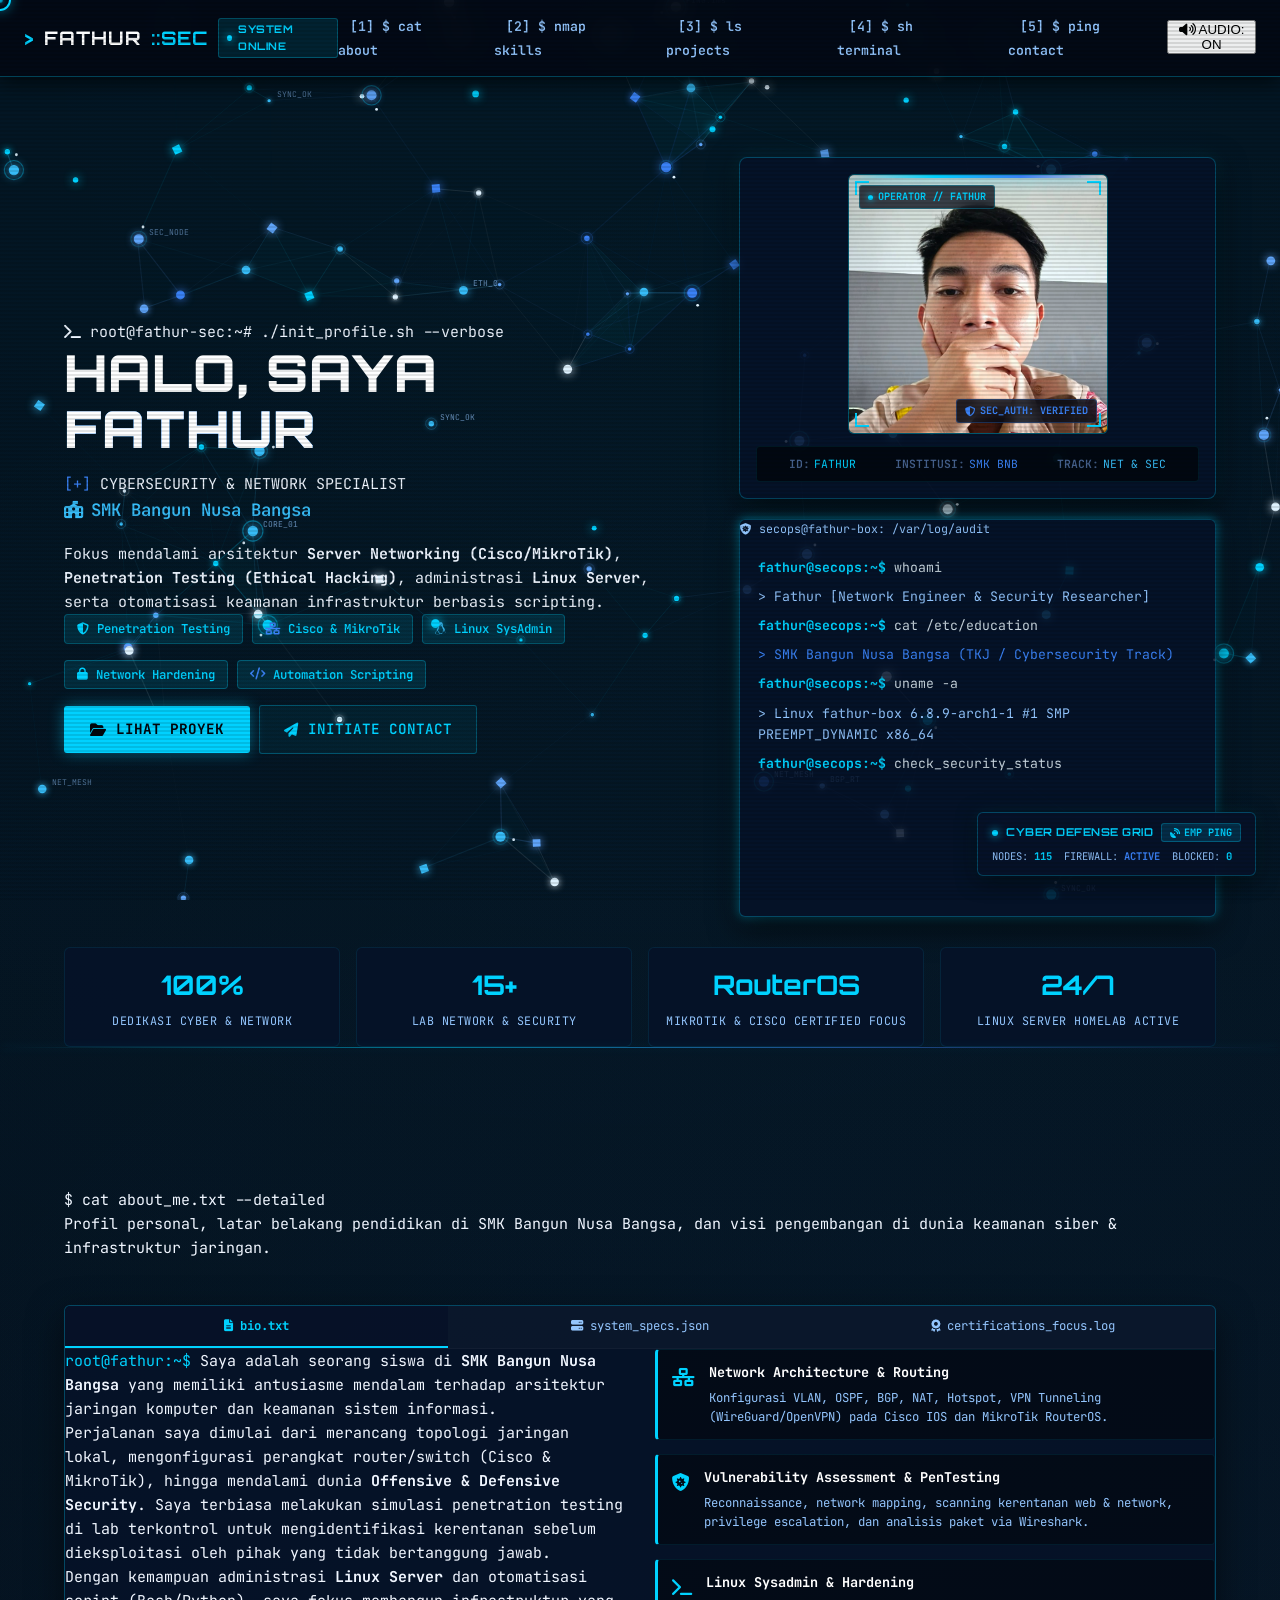
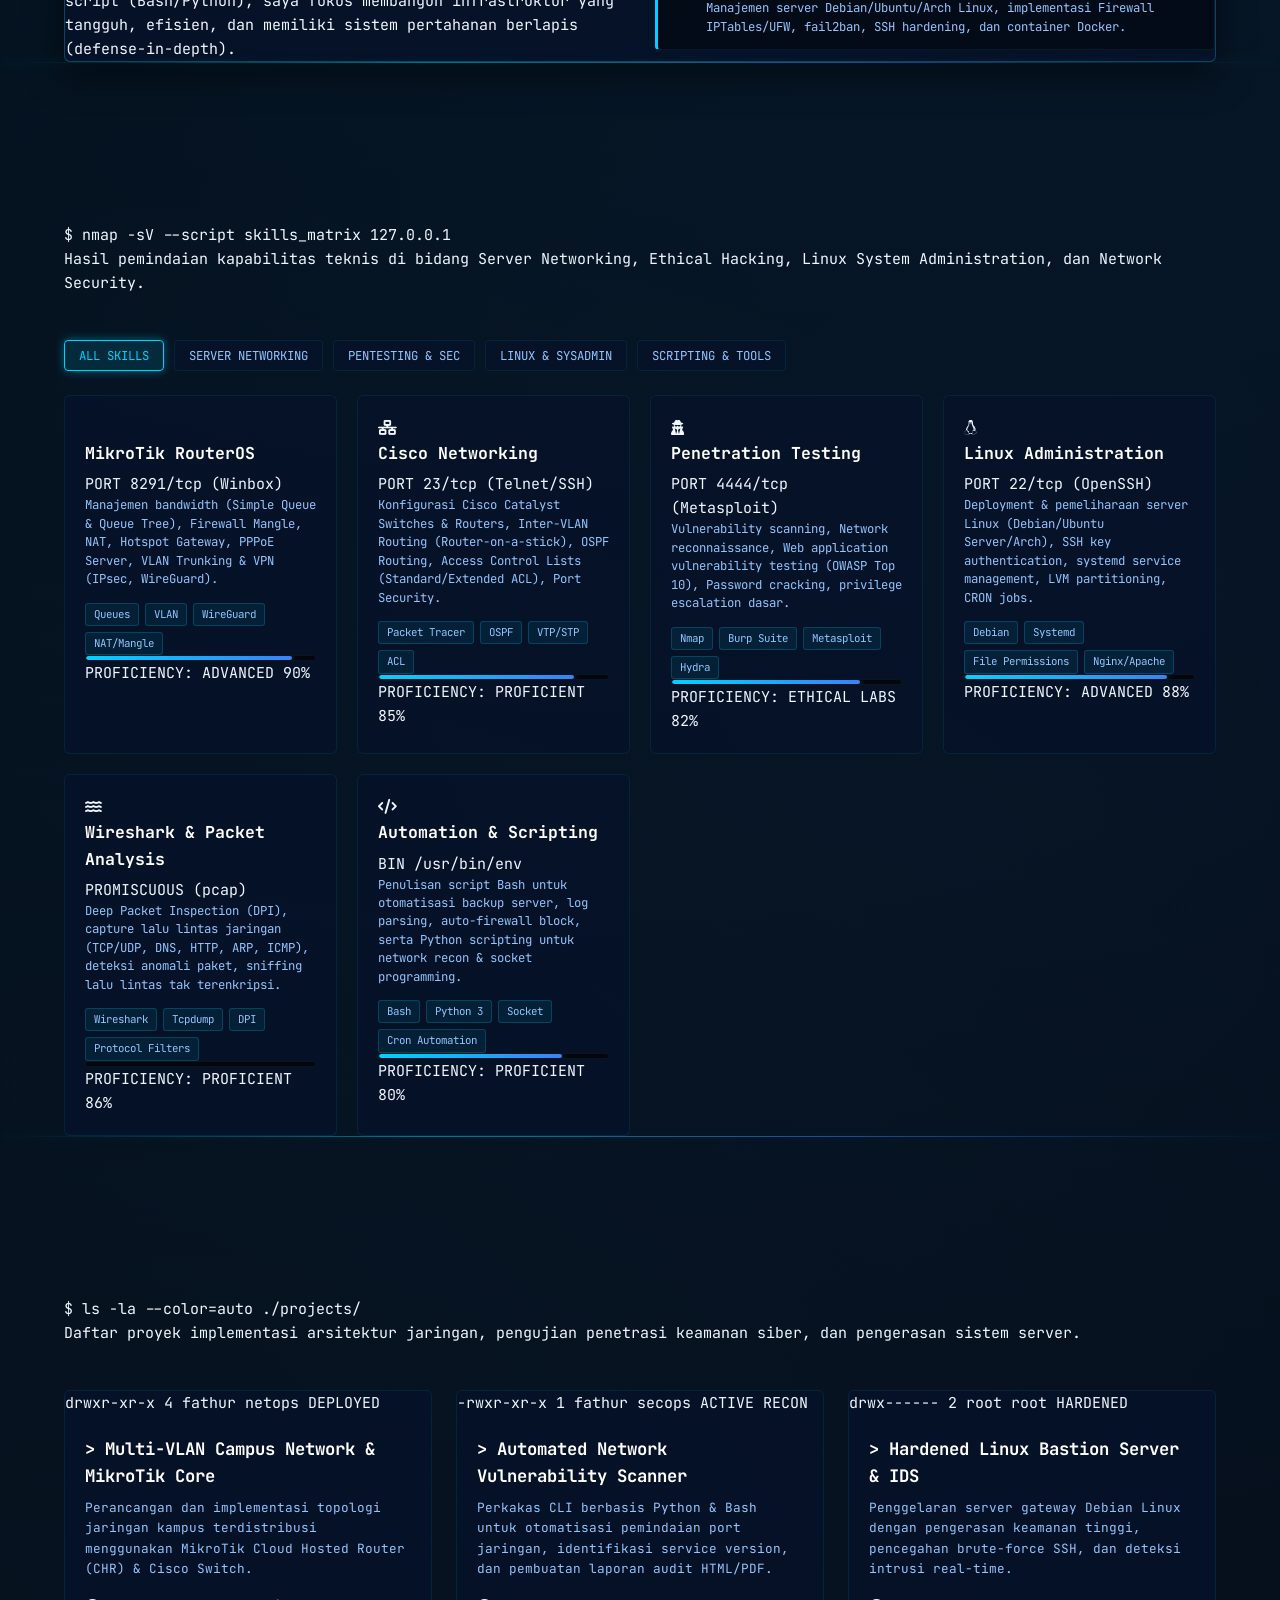
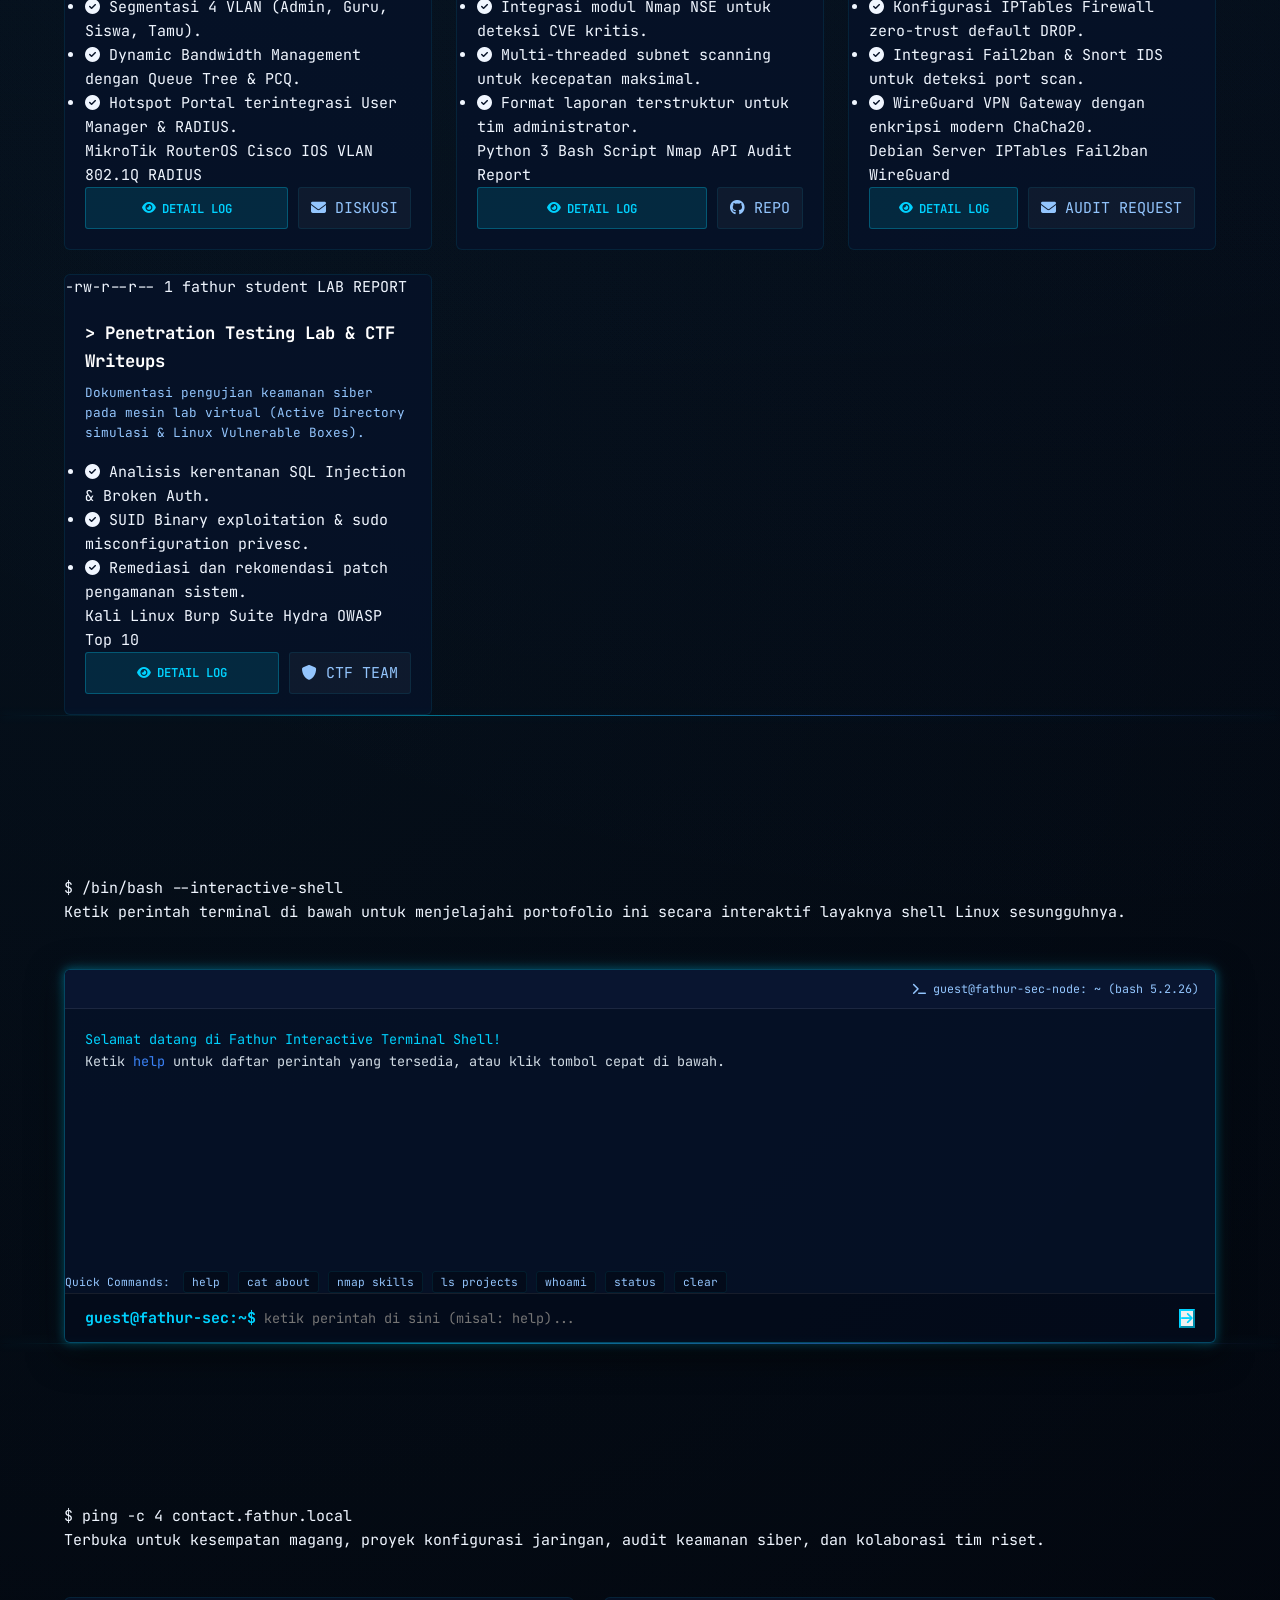
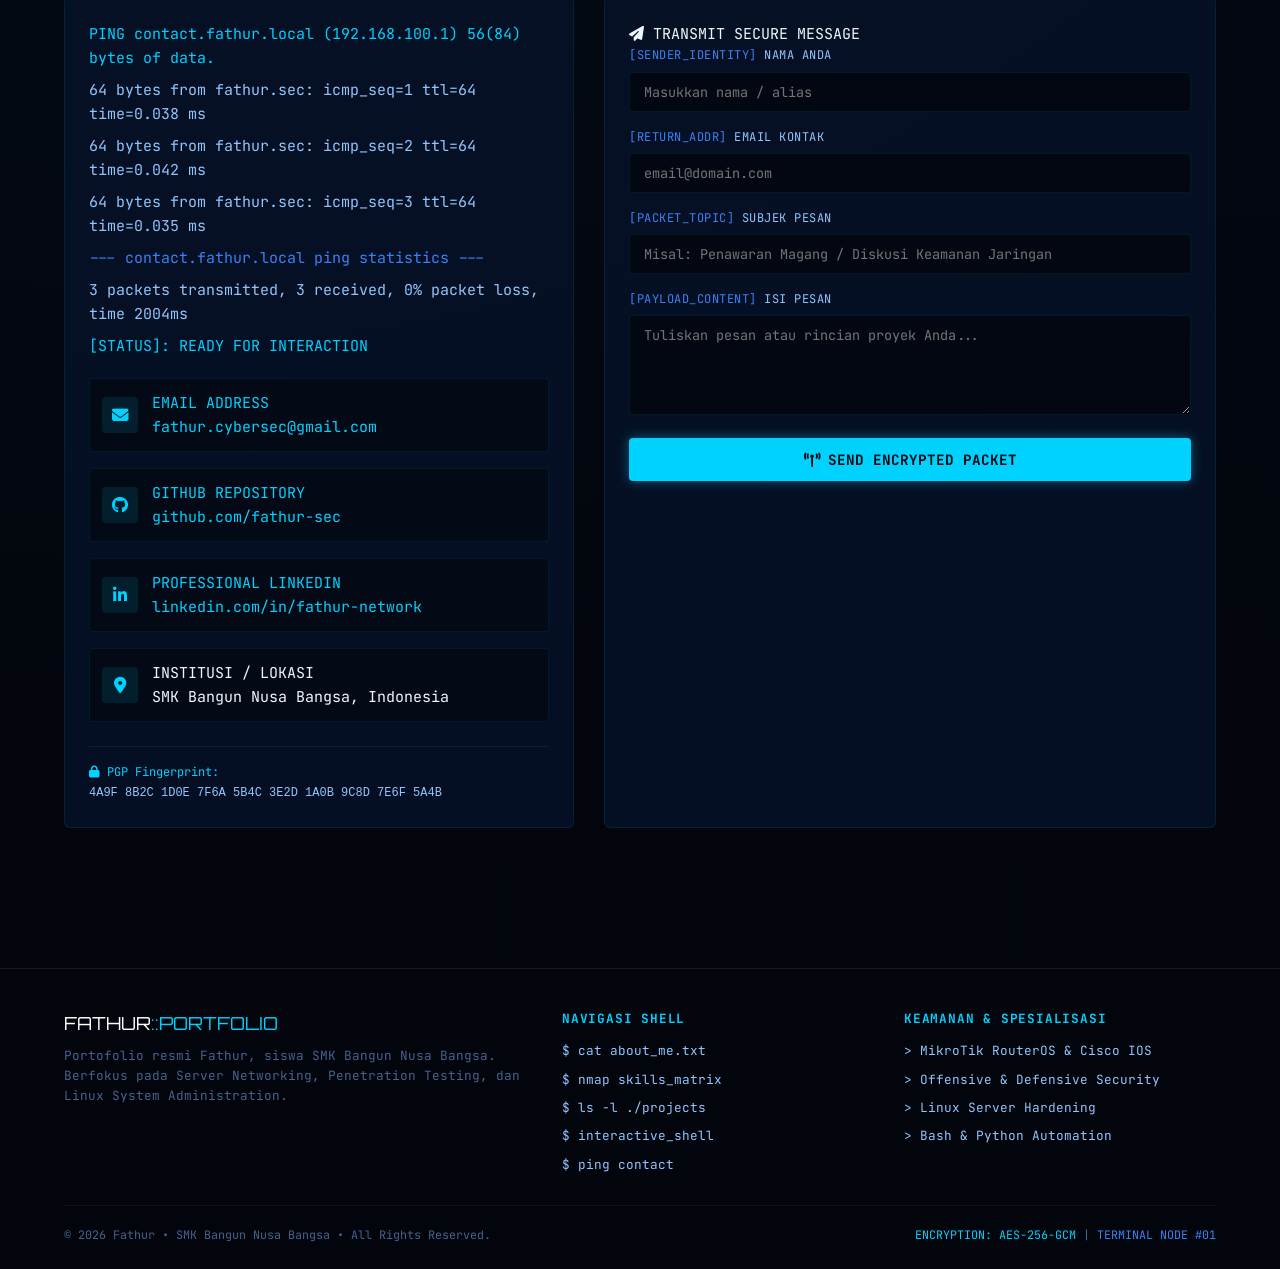
<file: index.html>
<!DOCTYPE html>
<html lang="id">
<head>
  <meta charset="UTF-8">
  <meta name="viewport" content="width=device-width, initial-scale=1.0">
  <title>Fathur | Cybersecurity & Network Security Portfolio</title>
  <meta name="description" content="Portofolio Pribadi Fathur - Siswa SMK Bangun Nusa Bangsa, Spesialis Server Networking, Penetration Testing, Linux Sysadmin & Network Security.">
  
  <!-- Google Fonts: JetBrains Mono & Orbitron -->
  <link rel="preconnect" href="https://fonts.googleapis.com">
  <link rel="preconnect" href="https://fonts.gstatic.com" crossorigin>
  <link href="https://fonts.googleapis.com/css2?family=JetBrains+Mono:ital,wght@0,300;0,400;0,600;0,700;0,800;1,400&family=Orbitron:wght@500;700;900&display=swap" rel="stylesheet">
  
  <!-- Font Awesome Icons -->
  <link rel="stylesheet" href="https://cdnjs.cloudflare.com/ajax/libs/font-awesome/6.5.1/css/all.min.css">

  <!-- Custom External Stylesheet -->
  <link rel="stylesheet" href="style.css">
</head>
<body>

  <!-- Interactive Digital Vector Dots & Constellation Canvas -->
  <canvas id="digital-dots-canvas"></canvas>

  <!-- Cyber HUD Live Defense Telemetry Widget -->
  <div class="cyber-telemetry-hud" id="cyberTelemetryHud">
    <div class="hud-telemetry-header">
      <span class="status-pulse"></span>
      <span class="hud-title">CYBER DEFENSE GRID</span>
      <button class="hud-pulse-btn" id="hudEmpBtn" title="Trigger EMP Defense Pulse">
        <i class="fas fa-satellite-dish"></i> EMP PING
      </button>
    </div>
    <div class="hud-telemetry-stats">
      <span>NODES: <strong id="hudNodeCount" class="accent-green">48</strong></span>
      <span>FIREWALL: <strong class="accent-cyan">ACTIVE</strong></span>
      <span>BLOCKED: <strong id="hudThreatCount" class="accent-green">0</strong></span>
    </div>
  </div>

  <!-- CRT Monitor Scanlines -->
  <div class="scanlines"></div>

  <!-- ==========================================================================
       CYBER NAVIGATION / HUD
       ========================================================================== -->
  <nav class="cyber-nav">
    <div class="nav-container">
      <a href="#home" class="brand-logo">
        <span class="term-prefix">&gt;</span> FATHUR<span class="accent-green">::SEC</span>
        <span class="badge-status">
          <span class="status-pulse"></span> SYSTEM ONLINE
        </span>
      </a>

      <button class="mobile-menu-toggle" id="mobileToggle" aria-label="Toggle Menu">
        <i class="fas fa-bars"></i>
      </button>

      <ul class="nav-links" id="navLinks">
        <li><a href="#about" class="nav-link"><span class="sym">[1]</span> $ cat about</a></li>
        <li><a href="#skills" class="nav-link"><span class="sym">[2]</span> $ nmap skills</a></li>
        <li><a href="#projects" class="nav-link"><span class="sym">[3]</span> $ ls projects</a></li>
        <li><a href="#cli-terminal" class="nav-link"><span class="sym">[4]</span> $ sh terminal</a></li>
        <li><a href="#contact" class="nav-link"><span class="sym">[5]</span> $ ping contact</a></li>
      </ul>

      <div class="nav-right-controls">
        <button class="cyber-btn-sm" id="soundToggleBtn" title="Toggle Terminal Audio Feedback">
          <i class="fas fa-volume-high" id="soundIcon"></i> <span>AUDIO: ON</span>
        </button>
      </div>
    </div>
  </nav>

  <!-- ==========================================================================
       HERO / BANNER SECTION
       ========================================================================== -->
  <section class="hero-section" id="home">
    <div class="container">
      <div class="hero-grid">
        
        <div class="hero-text-col">
          <div class="hero-prompt-bar">
            <i class="fas fa-terminal"></i> root@fathur-sec:~# ./init_profile.sh --verbose
          </div>

          <h1 class="hero-title">
            HALO, SAYA <span class="glitch-text" data-text="FATHUR">FATHUR</span>
          </h1>

          <div class="hero-subtitle">
            <span class="accent-cyan">[+]</span> CYBERSECURITY &amp; NETWORK SPECIALIST
          </div>

          <div class="hero-institution">
            <i class="fas fa-school-flag"></i> SMK Bangun Nusa Bangsa
          </div>

          <p class="hero-bio-short">
            Fokus mendalami arsitektur <strong>Server Networking (Cisco/MikroTik)</strong>, 
            <strong>Penetration Testing (Ethical Hacking)</strong>, administrasi <strong>Linux Server</strong>, 
            serta otomatisasi keamanan infrastruktur berbasis scripting.
          </p>

          <div class="hero-tags">
            <span class="hero-tag"><i class="fas fa-shield-halved accent-green"></i> Penetration Testing</span>
            <span class="hero-tag"><i class="fas fa-network-wired accent-cyan"></i> Cisco &amp; MikroTik</span>
            <span class="hero-tag"><i class="fab fa-linux accent-amber"></i> Linux SysAdmin</span>
            <span class="hero-tag"><i class="fas fa-lock accent-green"></i> Network Hardening</span>
            <span class="hero-tag"><i class="fas fa-code accent-cyan"></i> Automation Scripting</span>
          </div>

          <div class="hero-actions">
            <a href="#projects" class="btn-cyber-primary">
              <i class="fas fa-folder-open"></i> LIHAT PROYEK
            </a>
            <a href="#contact" class="btn-cyber-secondary">
              <i class="fas fa-paper-plane"></i> INITIATE CONTACT
            </a>
          </div>
        </div>

        <!-- Visual Column: Cyber Photo Frame & Terminal -->
        <div class="hero-visual-col">
          <!-- Cyber Photo Hologram Frame -->
          <div class="cyber-profile-card">
            <div class="cyber-photo-frame">
              <span class="corner-bracket top-left"></span>
              <span class="corner-bracket top-right"></span>
              <span class="corner-bracket bottom-left"></span>
              <span class="corner-bracket bottom-right"></span>
              
              <div class="photo-scan-bar"></div>
              
              <img src="fathur.jpg" alt="Fathur - Siswa SMK Bangun Nusa Bangsa" class="cyber-photo-img">
              
              <div class="photo-hud-badge top-badge">
                <span class="hud-dot"></span> OPERATOR // FATHUR
              </div>
              <div class="photo-hud-badge bottom-badge">
                <i class="fas fa-shield-halved"></i> SEC_AUTH: VERIFIED
              </div>
            </div>
            
            <div class="profile-meta-bar">
              <div class="meta-item">
                <span class="meta-label">ID:</span>
                <span class="meta-val accent-green">FATHUR</span>
              </div>
              <div class="meta-item">
                <span class="meta-label">INSTITUSI:</span>
                <span class="meta-val accent-cyan">SMK BNB</span>
              </div>
              <div class="meta-item">
                <span class="meta-label">TRACK:</span>
                <span class="meta-val accent-amber">NET &amp; SEC</span>
              </div>
            </div>
          </div>

          <!-- Terminal Card Showcase -->
          <div class="hero-terminal">
            <div class="terminal-bar">
              <div class="terminal-controls">
                <span class="control-dot dot-close"></span>
                <span class="control-dot dot-min"></span>
                <span class="control-dot dot-max"></span>
              </div>
              <div class="terminal-title">
                <i class="fas fa-shield-virus"></i> secops@fathur-box: /var/log/audit
              </div>
            </div>
            <div class="terminal-body" id="heroTypingTerm">
              <div class="code-line"><span class="prompt-prefix">fathur@secops:~$</span> whoami</div>
              <div class="code-line dim">&gt; Fathur [Network Engineer &amp; Security Researcher]</div>
              <div class="code-line"><span class="prompt-prefix">fathur@secops:~$</span> cat /etc/education</div>
              <div class="code-line accent-cyan">&gt; SMK Bangun Nusa Bangsa (TKJ / Cybersecurity Track)</div>
              <div class="code-line"><span class="prompt-prefix">fathur@secops:~$</span> uname -a</div>
              <div class="code-line dim">&gt; Linux fathur-box 6.8.9-arch1-1 #1 SMP PREEMPT_DYNAMIC x86_64</div>
              <div class="code-line"><span class="prompt-prefix">fathur@secops:~$</span> check_security_status</div>
              <div class="code-line accent-green">&gt; [OK] Firewall active (iptables/nftables)</div>
              <div class="code-line accent-green">&gt; [OK] IDS/IPS Snort listening on eth0</div>
              <div class="code-line accent-green">&gt; [OK] Routing protocol: OSPF / BGP converged</div>
              <div class="code-line"><span class="prompt-prefix">fathur@secops:~$</span> <span class="accent-green">ready_for_collaboration</span> <span class="cursor"></span></div>
            </div>
          </div>
        </div>

      </div>

      <!-- Quick Metrics Strip -->
      <div class="metric-strip">
        <div class="metric-box">
          <div class="metric-val accent-green">100%</div>
          <div class="metric-label">Dedikasi Cyber &amp; Network</div>
        </div>
        <div class="metric-box">
          <div class="metric-val accent-cyan">15+</div>
          <div class="metric-label">Lab Network &amp; Security</div>
        </div>
        <div class="metric-box">
          <div class="metric-val accent-amber">RouterOS</div>
          <div class="metric-label">MikroTik &amp; Cisco Certified Focus</div>
        </div>
        <div class="metric-box">
          <div class="metric-val accent-green">24/7</div>
          <div class="metric-label">Linux Server Homelab Active</div>
        </div>
      </div>
    </div>
  </section>

  <!-- ==========================================================================
       ABOUT ME SECTION ($ cat about_me.txt)
       ========================================================================== -->
  <section id="about">
    <div class="container">
      <div class="section-header">
        <div class="section-cmd">
          <span class="prompt">$</span> cat about_me.txt --detailed
        </div>
        <p class="section-desc">
          Profil personal, latar belakang pendidikan di SMK Bangun Nusa Bangsa, dan visi pengembangan di dunia keamanan siber &amp; infrastruktur jaringan.
        </p>
      </div>

      <div class="about-card">
        <div class="about-tabs">
          <div class="about-tab active" data-tab="tab-bio">
            <i class="fas fa-file-lines"></i> bio.txt
          </div>
          <div class="about-tab" data-tab="tab-specs">
            <i class="fas fa-server"></i> system_specs.json
          </div>
          <div class="about-tab" data-tab="tab-creds">
            <i class="fas fa-award"></i> certifications_focus.log
          </div>
        </div>

        <!-- Tab 1: Bio -->
        <div class="tab-content active" id="tab-bio">
          <div class="about-grid">
            <div class="about-story">
              <p>
                <span class="accent-green">root@fathur:~$</span> Saya adalah seorang siswa di <strong>SMK Bangun Nusa Bangsa</strong> yang memiliki antusiasme mendalam terhadap arsitektur jaringan komputer dan keamanan sistem informasi.
              </p>
              <p>
                Perjalanan saya dimulai dari merancang topologi jaringan lokal, mengonfigurasi perangkat router/switch (Cisco &amp; MikroTik), hingga mendalami dunia <strong>Offensive &amp; Defensive Security</strong>. Saya terbiasa melakukan simulasi penetration testing di lab terkontrol untuk mengidentifikasi kerentanan sebelum dieksploitasi oleh pihak yang tidak bertanggung jawab.
              </p>
              <p>
                Dengan kemampuan administrasi <strong>Linux Server</strong> dan otomatisasi script (Bash/Python), saya fokus membangun infrastruktur yang tangguh, efisien, dan memiliki sistem pertahanan berlapis (defense-in-depth).
              </p>
            </div>

            <div class="about-highlights">
              <div class="highlight-item">
                <div class="highlight-icon"><i class="fas fa-network-wired"></i></div>
                <div>
                  <div class="highlight-title">Network Architecture &amp; Routing</div>
                  <div class="highlight-desc">Konfigurasi VLAN, OSPF, BGP, NAT, Hotspot, VPN Tunneling (WireGuard/OpenVPN) pada Cisco IOS dan MikroTik RouterOS.</div>
                </div>
              </div>

              <div class="highlight-item">
                <div class="highlight-icon"><i class="fas fa-shield-virus"></i></div>
                <div>
                  <div class="highlight-title">Vulnerability Assessment &amp; PenTesting</div>
                  <div class="highlight-desc">Reconnaissance, network mapping, scanning kerentanan web &amp; network, privilege escalation, dan analisis paket via Wireshark.</div>
                </div>
              </div>

              <div class="highlight-item">
                <div class="highlight-icon"><i class="fas fa-terminal"></i></div>
                <div>
                  <div class="highlight-title">Linux Sysadmin &amp; Hardening</div>
                  <div class="highlight-desc">Manajemen server Debian/Ubuntu/Arch Linux, implementasi Firewall IPTables/UFW, fail2ban, SSH hardening, dan container Docker.</div>
                </div>
              </div>
            </div>
          </div>
        </div>

        <!-- Tab 2: Specs -->
        <div class="tab-content" id="tab-specs">
          <div class="specs-grid">
            <div class="spec-card">
              <div class="spec-key">[PRIMARY_OS]</div>
              <div class="spec-val">Arch Linux / Debian Server</div>
            </div>
            <div class="spec-card">
              <div class="spec-key">[ROUTING_PLATFORMS]</div>
              <div class="spec-val">MikroTik RouterOS &amp; Cisco IOS</div>
            </div>
            <div class="spec-card">
              <div class="spec-key">[SECURITY_DISTRO]</div>
              <div class="spec-val">Kali Linux / Parrot OS</div>
            </div>
            <div class="spec-card">
              <div class="spec-key">[SCRIPTING_LANG]</div>
              <div class="spec-val">Bash Shell, Python 3, PHP</div>
            </div>
            <div class="spec-card">
              <div class="spec-key">[HOMELAB_ENVIRONMENT]</div>
              <div class="spec-val">Proxmox VE / VirtualBox / GNS3 / EVE-NG</div>
            </div>
            <div class="spec-card">
              <div class="spec-key">[STATUS_AVAILABILITY]</div>
              <div class="spec-val accent-green">Open for Internship &amp; Security Audits</div>
            </div>
          </div>
        </div>

        <!-- Tab 3: Certifications & Focus -->
        <div class="tab-content" id="tab-creds">
          <div class="about-highlights">
            <div class="highlight-item">
              <div class="highlight-icon"><i class="fas fa-certificate"></i></div>
              <div>
                <div class="highlight-title">MikroTik Certified Network Associate (MTCNA Curriculum)</div>
                <div class="highlight-desc">Mendalami konsep dasar routing, bridging, wireless, firewall filter/NAT, bandwidth management (Queues), dan tunneling.</div>
              </div>
            </div>
            <div class="highlight-item">
              <div class="highlight-icon"><i class="fas fa-certificate"></i></div>
              <div>
                <div class="highlight-title">Cisco Certified Network Associate (CCNA Preparation)</div>
                <div class="highlight-desc">Penguasaan switching multi-layer, IPv4/IPv6 subnetting, inter-VLAN routing, OSPFv2/v3, ACL, dan network automation.</div>
              </div>
            </div>
            <div class="highlight-item">
              <div class="highlight-icon"><i class="fas fa-flag"></i></div>
              <div>
                <div class="highlight-title">Capture The Flag (CTF) &amp; TryHackMe Labs</div>
                <div class="highlight-desc">Aktif berlatih di platform keamanan siber: TryHackMe &amp; Hack The Box untuk modul Network Pentesting dan Linux Privilege Escalation.</div>
              </div>
            </div>
          </div>
        </div>

      </div>
    </div>
  </section>

  <!-- ==========================================================================
       SKILLS SECTION ($ nmap --script skills_scan)
       ========================================================================== -->
  <section id="skills">
    <div class="container">
      <div class="section-header">
        <div class="section-cmd">
          <span class="prompt">$</span> nmap -sV --script skills_matrix 127.0.0.1
        </div>
        <p class="section-desc">
          Hasil pemindaian kapabilitas teknis di bidang Server Networking, Ethical Hacking, Linux System Administration, dan Network Security.
        </p>
      </div>

      <div class="skills-filter">
        <button class="filter-btn active" data-filter="all">ALL SKILLS</button>
        <button class="filter-btn" data-filter="network">SERVER NETWORKING</button>
        <button class="filter-btn" data-filter="pentest">PENTESTING &amp; SEC</button>
        <button class="filter-btn" data-filter="sysadmin">LINUX &amp; SYSADMIN</button>
        <button class="filter-btn" data-filter="automation">SCRIPTING &amp; TOOLS</button>
      </div>

      <div class="skills-grid" id="skillsGrid">
        
        <!-- Skill 1 -->
        <div class="skill-card" data-category="network">
          <div class="skill-header">
            <div class="skill-title-wrap">
              <div class="skill-icon-box"><i class="fas fa-router"></i></div>
              <div>
                <div class="skill-name">MikroTik RouterOS</div>
                <div class="skill-port">PORT 8291/tcp (Winbox)</div>
              </div>
            </div>
          </div>
          <p class="skill-desc">
            Manajemen bandwidth (Simple Queue &amp; Queue Tree), Firewall Mangle, NAT, Hotspot Gateway, PPPoE Server, VLAN Trunking &amp; VPN (IPsec, WireGuard).
          </p>
          <div class="skill-tags">
            <span class="skill-pill">Queues</span>
            <span class="skill-pill">VLAN</span>
            <span class="skill-pill">WireGuard</span>
            <span class="skill-pill">NAT/Mangle</span>
          </div>
          <div class="skill-progress-bar">
            <div class="skill-progress-fill" style="width: 90%;"></div>
          </div>
          <div class="skill-level-text">
            <span>PROFICIENCY: ADVANCED</span>
            <span>90%</span>
          </div>
        </div>

        <!-- Skill 2 -->
        <div class="skill-card type-cyan" data-category="network">
          <div class="skill-header">
            <div class="skill-title-wrap">
              <div class="skill-icon-box"><i class="fas fa-network-wired"></i></div>
              <div>
                <div class="skill-name">Cisco Networking</div>
                <div class="skill-port">PORT 23/tcp (Telnet/SSH)</div>
              </div>
            </div>
          </div>
          <p class="skill-desc">
            Konfigurasi Cisco Catalyst Switches &amp; Routers, Inter-VLAN Routing (Router-on-a-stick), OSPF Routing, Access Control Lists (Standard/Extended ACL), Port Security.
          </p>
          <div class="skill-tags">
            <span class="skill-pill">Packet Tracer</span>
            <span class="skill-pill">OSPF</span>
            <span class="skill-pill">VTP/STP</span>
            <span class="skill-pill">ACL</span>
          </div>
          <div class="skill-progress-bar">
            <div class="skill-progress-fill" style="width: 85%;"></div>
          </div>
          <div class="skill-level-text">
            <span>PROFICIENCY: PROFICIENT</span>
            <span>85%</span>
          </div>
        </div>

        <!-- Skill 3 -->
        <div class="skill-card" data-category="pentest">
          <div class="skill-header">
            <div class="skill-title-wrap">
              <div class="skill-icon-box"><i class="fas fa-user-secret"></i></div>
              <div>
                <div class="skill-name">Penetration Testing</div>
                <div class="skill-port">PORT 4444/tcp (Metasploit)</div>
              </div>
            </div>
          </div>
          <p class="skill-desc">
            Vulnerability scanning, Network reconnaissance, Web application vulnerability testing (OWASP Top 10), Password cracking, privilege escalation dasar.
          </p>
          <div class="skill-tags">
            <span class="skill-pill">Nmap</span>
            <span class="skill-pill">Burp Suite</span>
            <span class="skill-pill">Metasploit</span>
            <span class="skill-pill">Hydra</span>
          </div>
          <div class="skill-progress-bar">
            <div class="skill-progress-fill" style="width: 82%;"></div>
          </div>
          <div class="skill-level-text">
            <span>PROFICIENCY: ETHICAL LABS</span>
            <span>82%</span>
          </div>
        </div>

        <!-- Skill 4 -->
        <div class="skill-card type-cyan" data-category="sysadmin">
          <div class="skill-header">
            <div class="skill-title-wrap">
              <div class="skill-icon-box"><i class="fab fa-linux"></i></div>
              <div>
                <div class="skill-name">Linux Administration</div>
                <div class="skill-port">PORT 22/tcp (OpenSSH)</div>
              </div>
            </div>
          </div>
          <p class="skill-desc">
            Deployment &amp; pemeliharaan server Linux (Debian/Ubuntu Server/Arch), SSH key authentication, systemd service management, LVM partitioning, CRON jobs.
          </p>
          <div class="skill-tags">
            <span class="skill-pill">Debian</span>
            <span class="skill-pill">Systemd</span>
            <span class="skill-pill">File Permissions</span>
            <span class="skill-pill">Nginx/Apache</span>
          </div>
          <div class="skill-progress-bar">
            <div class="skill-progress-fill" style="width: 88%;"></div>
          </div>
          <div class="skill-level-text">
            <span>PROFICIENCY: ADVANCED</span>
            <span>88%</span>
          </div>
        </div>

        <!-- Skill 5 -->
        <div class="skill-card" data-category="pentest">
          <div class="skill-header">
            <div class="skill-title-wrap">
              <div class="skill-icon-box"><i class="fas fa-water"></i></div>
              <div>
                <div class="skill-name">Wireshark &amp; Packet Analysis</div>
                <div class="skill-port">PROMISCUOUS (pcap)</div>
              </div>
            </div>
          </div>
          <p class="skill-desc">
            Deep Packet Inspection (DPI), capture lalu lintas jaringan (TCP/UDP, DNS, HTTP, ARP, ICMP), deteksi anomali paket, sniffing lalu lintas tak terenkripsi.
          </p>
          <div class="skill-tags">
            <span class="skill-pill">Wireshark</span>
            <span class="skill-pill">Tcpdump</span>
            <span class="skill-pill">DPI</span>
            <span class="skill-pill">Protocol Filters</span>
          </div>
          <div class="skill-progress-bar">
            <div class="skill-progress-fill" style="width: 86%;"></div>
          </div>
          <div class="skill-level-text">
            <span>PROFICIENCY: PROFICIENT</span>
            <span>86%</span>
          </div>
        </div>

        <!-- Skill 6 -->
        <div class="skill-card type-cyan" data-category="automation">
          <div class="skill-header">
            <div class="skill-title-wrap">
              <div class="skill-icon-box"><i class="fas fa-code"></i></div>
              <div>
                <div class="skill-name">Automation &amp; Scripting</div>
                <div class="skill-port">BIN /usr/bin/env</div>
              </div>
            </div>
          </div>
          <p class="skill-desc">
            Penulisan script Bash untuk otomatisasi backup server, log parsing, auto-firewall block, serta Python scripting untuk network recon &amp; socket programming.
          </p>
          <div class="skill-tags">
            <span class="skill-pill">Bash</span>
            <span class="skill-pill">Python 3</span>
            <span class="skill-pill">Socket</span>
            <span class="skill-pill">Cron Automation</span>
          </div>
          <div class="skill-progress-bar">
            <div class="skill-progress-fill" style="width: 80%;"></div>
          </div>
          <div class="skill-level-text">
            <span>PROFICIENCY: PROFICIENT</span>
            <span>80%</span>
          </div>
        </div>

      </div>
    </div>
  </section>

  <!-- ==========================================================================
       PROJECTS SECTION ($ ls -l ./projects)
       ========================================================================== -->
  <section id="projects">
    <div class="container">
      <div class="section-header">
        <div class="section-cmd">
          <span class="prompt">$</span> ls -la --color=auto ./projects/
        </div>
        <p class="section-desc">
          Daftar proyek implementasi arsitektur jaringan, pengujian penetrasi keamanan siber, dan pengerasan sistem server.
        </p>
      </div>

      <div class="projects-grid">
        
        <!-- Project 1 -->
        <div class="project-card">
          <div class="project-header-bar">
            <span class="project-perm">drwxr-xr-x 4 fathur netops</span>
            <span class="project-status status-completed">DEPLOYED</span>
          </div>
          <div class="project-body">
            <div class="project-title">
              <span class="sym">&gt;</span> Multi-VLAN Campus Network &amp; MikroTik Core
            </div>
            <p class="project-desc">
              Perancangan dan implementasi topologi jaringan kampus terdistribusi menggunakan MikroTik Cloud Hosted Router (CHR) &amp; Cisco Switch.
            </p>
            <ul class="project-feature-list">
              <li><i class="fas fa-check-circle"></i> Segmentasi 4 VLAN (Admin, Guru, Siswa, Tamu).</li>
              <li><i class="fas fa-check-circle"></i> Dynamic Bandwidth Management dengan Queue Tree &amp; PCQ.</li>
              <li><i class="fas fa-check-circle"></i> Hotspot Portal terintegrasi User Manager &amp; RADIUS.</li>
            </ul>
            <div class="project-stack">
              <span class="stack-badge">MikroTik RouterOS</span>
              <span class="stack-badge">Cisco IOS</span>
              <span class="stack-badge">VLAN 802.1Q</span>
              <span class="stack-badge">RADIUS</span>
            </div>
            <div class="project-actions">
              <button class="project-btn project-btn-primary" onclick="openProjectModal('campus-net')">
                <i class="fas fa-eye"></i> DETAIL LOG
              </button>
              <a href="#contact" class="project-btn project-btn-secondary">
                <i class="fas fa-envelope"></i> DISKUSI
              </a>
            </div>
          </div>
        </div>

        <!-- Project 2 -->
        <div class="project-card">
          <div class="project-header-bar">
            <span class="project-perm">-rwxr-xr-x 1 fathur secops</span>
            <span class="project-status status-active">ACTIVE RECON</span>
          </div>
          <div class="project-body">
            <div class="project-title">
              <span class="sym">&gt;</span> Automated Network Vulnerability Scanner
            </div>
            <p class="project-desc">
              Perkakas CLI berbasis Python &amp; Bash untuk otomatisasi pemindaian port jaringan, identifikasi service version, dan pembuatan laporan audit HTML/PDF.
            </p>
            <ul class="project-feature-list">
              <li><i class="fas fa-check-circle"></i> Integrasi modul Nmap NSE untuk deteksi CVE kritis.</li>
              <li><i class="fas fa-check-circle"></i> Multi-threaded subnet scanning untuk kecepatan maksimal.</li>
              <li><i class="fas fa-check-circle"></i> Format laporan terstruktur untuk tim administrator.</li>
            </ul>
            <div class="project-stack">
              <span class="stack-badge">Python 3</span>
              <span class="stack-badge">Bash Script</span>
              <span class="stack-badge">Nmap API</span>
              <span class="stack-badge">Audit Report</span>
            </div>
            <div class="project-actions">
              <button class="project-btn project-btn-primary" onclick="openProjectModal('vuln-scanner')">
                <i class="fas fa-eye"></i> DETAIL LOG
              </button>
              <a href="https://github.com" target="_blank" rel="noopener" class="project-btn project-btn-secondary">
                <i class="fab fa-github"></i> REPO
              </a>
            </div>
          </div>
        </div>

        <!-- Project 3 -->
        <div class="project-card">
          <div class="project-header-bar">
            <span class="project-perm">drwx------ 2 root root</span>
            <span class="project-status status-completed">HARDENED</span>
          </div>
          <div class="project-body">
            <div class="project-title">
              <span class="sym">&gt;</span> Hardened Linux Bastion Server &amp; IDS
            </div>
            <p class="project-desc">
              Penggelaran server gateway Debian Linux dengan pengerasan keamanan tinggi, pencegahan brute-force SSH, dan deteksi intrusi real-time.
            </p>
            <ul class="project-feature-list">
              <li><i class="fas fa-check-circle"></i> Konfigurasi IPTables Firewall zero-trust default DROP.</li>
              <li><i class="fas fa-check-circle"></i> Integrasi Fail2ban &amp; Snort IDS untuk deteksi port scan.</li>
              <li><i class="fas fa-check-circle"></i> WireGuard VPN Gateway dengan enkripsi modern ChaCha20.</li>
            </ul>
            <div class="project-stack">
              <span class="stack-badge">Debian Server</span>
              <span class="stack-badge">IPTables</span>
              <span class="stack-badge">Fail2ban</span>
              <span class="stack-badge">WireGuard</span>
            </div>
            <div class="project-actions">
              <button class="project-btn project-btn-primary" onclick="openProjectModal('bastion-server')">
                <i class="fas fa-eye"></i> DETAIL LOG
              </button>
              <a href="#contact" class="project-btn project-btn-secondary">
                <i class="fas fa-envelope"></i> AUDIT REQUEST
              </a>
            </div>
          </div>
        </div>

        <!-- Project 4 -->
        <div class="project-card">
          <div class="project-header-bar">
            <span class="project-perm">-rw-r--r-- 1 fathur student</span>
            <span class="project-status status-completed">LAB REPORT</span>
          </div>
          <div class="project-body">
            <div class="project-title">
              <span class="sym">&gt;</span> Penetration Testing Lab &amp; CTF Writeups
            </div>
            <p class="project-desc">
              Dokumentasi pengujian keamanan siber pada mesin lab virtual (Active Directory simulasi &amp; Linux Vulnerable Boxes).
            </p>
            <ul class="project-feature-list">
              <li><i class="fas fa-check-circle"></i> Analisis kerentanan SQL Injection &amp; Broken Auth.</li>
              <li><i class="fas fa-check-circle"></i> SUID Binary exploitation &amp; sudo misconfiguration privesc.</li>
              <li><i class="fas fa-check-circle"></i> Remediasi dan rekomendasi patch pengamanan sistem.</li>
            </ul>
            <div class="project-stack">
              <span class="stack-badge">Kali Linux</span>
              <span class="stack-badge">Burp Suite</span>
              <span class="stack-badge">Hydra</span>
              <span class="stack-badge">OWASP Top 10</span>
            </div>
            <div class="project-actions">
              <button class="project-btn project-btn-primary" onclick="openProjectModal('ctf-writeups')">
                <i class="fas fa-eye"></i> DETAIL LOG
              </button>
              <a href="#contact" class="project-btn project-btn-secondary">
                <i class="fas fa-shield"></i> CTF TEAM
              </a>
            </div>
          </div>
        </div>

      </div>
    </div>
  </section>

  <!-- ==========================================================================
       INTERACTIVE TERMINAL CLI
       ========================================================================== -->
  <section id="cli-terminal">
    <div class="container">
      <div class="section-header">
        <div class="section-cmd">
          <span class="prompt">$</span> /bin/bash --interactive-shell
        </div>
        <p class="section-desc">
          Ketik perintah terminal di bawah untuk menjelajahi portofolio ini secara interaktif layaknya shell Linux sesungguhnya.
        </p>
      </div>

      <div class="interactive-cli-card">
        <div class="cli-header">
          <div class="terminal-controls">
            <span class="control-dot dot-close"></span>
            <span class="control-dot dot-min"></span>
            <span class="control-dot dot-max"></span>
          </div>
          <div class="terminal-title">
            <i class="fas fa-terminal"></i> guest@fathur-sec-node: ~ (bash 5.2.26)
          </div>
        </div>

        <div class="cli-screen" id="cliScreen">
          <div class="cli-output">
            <span class="accent-green">Selamat datang di Fathur Interactive Terminal Shell!</span><br>
            Ketik <span class="accent-cyan">help</span> untuk daftar perintah yang tersedia, atau klik tombol cepat di bawah.
          </div>
        </div>

        <div class="cli-quick-cmds">
          <span class="dim" style="font-size:0.75rem; margin-right:4px;">Quick Commands:</span>
          <span class="cmd-chip" onclick="executeCLICommand('help')">help</span>
          <span class="cmd-chip" onclick="executeCLICommand('cat about')">cat about</span>
          <span class="cmd-chip" onclick="executeCLICommand('nmap skills')">nmap skills</span>
          <span class="cmd-chip" onclick="executeCLICommand('ls projects')">ls projects</span>
          <span class="cmd-chip" onclick="executeCLICommand('whoami')">whoami</span>
          <span class="cmd-chip" onclick="executeCLICommand('status')">status</span>
          <span class="cmd-chip" onclick="executeCLICommand('clear')">clear</span>
        </div>

        <form class="cli-input-form" id="cliForm" onsubmit="handleCLISubmit(event)">
          <span class="cli-prompt-label">guest@fathur-sec:~$</span>
          <input type="text" class="cli-input" id="cliInputField" placeholder="ketik perintah di sini (misal: help)..." autocomplete="off" spellcheck="false">
          <button type="submit" class="cyber-btn-sm" style="border-color:var(--neon-green); color:var(--neon-green);">
            <i class="fas fa-arrow-right"></i>
          </button>
        </form>
      </div>
    </div>
  </section>

  <!-- ==========================================================================
       CONTACT SECTION ($ ping contact)
       ========================================================================== -->
  <section id="contact">
    <div class="container">
      <div class="section-header">
        <div class="section-cmd">
          <span class="prompt">$</span> ping -c 4 contact.fathur.local
        </div>
        <p class="section-desc">
          Terbuka untuk kesempatan magang, proyek konfigurasi jaringan, audit keamanan siber, dan kolaborasi tim riset.
        </p>
      </div>

      <div class="contact-grid">
        
        <!-- Left: Ping Telemetry & Direct Channels -->
        <div class="contact-info-card">
          <div>
            <div class="ping-box">
              <div class="code-line accent-green">PING contact.fathur.local (192.168.100.1) 56(84) bytes of data.</div>
              <div class="code-line dim">64 bytes from fathur.sec: icmp_seq=1 ttl=64 time=0.038 ms</div>
              <div class="code-line dim">64 bytes from fathur.sec: icmp_seq=2 ttl=64 time=0.042 ms</div>
              <div class="code-line dim">64 bytes from fathur.sec: icmp_seq=3 ttl=64 time=0.035 ms</div>
              <div class="code-line accent-cyan">--- contact.fathur.local ping statistics ---</div>
              <div class="code-line dim">3 packets transmitted, 3 received, 0% packet loss, time 2004ms</div>
              <div class="code-line accent-green">[STATUS]: READY FOR INTERACTION</div>
            </div>

            <div class="contact-channel-list">
              <a href="mailto:fathur@example.com" class="contact-channel">
                <div class="channel-icon"><i class="fas fa-envelope"></i></div>
                <div class="channel-content">
                  <div class="channel-label">EMAIL ADDRESS</div>
                  <div class="channel-value">fathur.cybersec@gmail.com</div>
                </div>
              </a>

              <a href="https://github.com" target="_blank" rel="noopener" class="contact-channel">
                <div class="channel-icon"><i class="fab fa-github"></i></div>
                <div class="channel-content">
                  <div class="channel-label">GITHUB REPOSITORY</div>
                  <div class="channel-value">github.com/fathur-sec</div>
                </div>
              </a>

              <a href="https://linkedin.com" target="_blank" rel="noopener" class="contact-channel">
                <div class="channel-icon"><i class="fab fa-linkedin-in"></i></div>
                <div class="channel-content">
                  <div class="channel-label">PROFESSIONAL LINKEDIN</div>
                  <div class="channel-value">linkedin.com/in/fathur-network</div>
                </div>
              </a>

              <div class="contact-channel">
                <div class="channel-icon"><i class="fas fa-location-dot"></i></div>
                <div class="channel-content">
                  <div class="channel-label">INSTITUSI / LOKASI</div>
                  <div class="channel-value">SMK Bangun Nusa Bangsa, Indonesia</div>
                </div>
              </div>
            </div>
          </div>

          <div style="margin-top: 24px; padding-top: 16px; border-top: 1px solid rgba(255,255,255,0.06); font-size: 0.8rem;" class="dim">
            <span class="accent-green"><i class="fas fa-lock"></i> PGP Fingerprint:</span><br>
            <code>4A9F 8B2C 1D0E 7F6A 5B4C 3E2D 1A0B 9C8D 7E6F 5A4B</code>
          </div>
        </div>

        <!-- Right: Dispatch Secure Message Form -->
        <div class="contact-form-card">
          <div class="form-title">
            <i class="fas fa-paper-plane"></i> TRANSMIT SECURE MESSAGE
          </div>

          <form id="contactForm" onsubmit="handleMessageSubmit(event)">
            <div class="form-group">
              <label class="form-label" for="senderName"><span class="accent-cyan">[SENDER_IDENTITY]</span> NAMA ANDA</label>
              <input type="text" id="senderName" class="form-input" placeholder="Masukkan nama / alias" required>
            </div>

            <div class="form-group">
              <label class="form-label" for="senderEmail"><span class="accent-cyan">[RETURN_ADDR]</span> EMAIL KONTAK</label>
              <input type="email" id="senderEmail" class="form-input" placeholder="email@domain.com" required>
            </div>

            <div class="form-group">
              <label class="form-label" for="subjectMatter"><span class="accent-cyan">[PACKET_TOPIC]</span> SUBJEK PESAN</label>
              <input type="text" id="subjectMatter" class="form-input" placeholder="Misal: Penawaran Magang / Diskusi Keamanan Jaringan" required>
            </div>

            <div class="form-group">
              <label class="form-label" for="messagePayload"><span class="accent-cyan">[PAYLOAD_CONTENT]</span> ISI PESAN</label>
              <textarea id="messagePayload" class="form-textarea" placeholder="Tuliskan pesan atau rincian proyek Anda..." required></textarea>
            </div>

            <button type="submit" class="btn-send-packet" id="submitPacketBtn">
              <i class="fas fa-tower-broadcast"></i> SEND ENCRYPTED PACKET
            </button>
            <div id="formFeedback" style="margin-top: 12px; font-size: 0.85rem; display: none;"></div>
          </form>
        </div>

      </div>
    </div>
  </section>

  <!-- ==========================================================================
       CYBER FOOTER
       ========================================================================== -->
  <footer class="cyber-footer">
    <div class="container">
      <div class="footer-grid">
        <div class="footer-brand">
          <div class="brand-title">FATHUR<span class="accent-green">::PORTFOLIO</span></div>
          <p>
            Portofolio resmi Fathur, siswa SMK Bangun Nusa Bangsa. Berfokus pada Server Networking, Penetration Testing, dan Linux System Administration.
          </p>
        </div>

        <div>
          <div class="footer-links-title">NAVIGASI SHELL</div>
          <ul class="footer-links">
            <li><a href="#about">$ cat about_me.txt</a></li>
            <li><a href="#skills">$ nmap skills_matrix</a></li>
            <li><a href="#projects">$ ls -l ./projects</a></li>
            <li><a href="#cli-terminal">$ interactive_shell</a></li>
            <li><a href="#contact">$ ping contact</a></li>
          </ul>
        </div>

        <div>
          <div class="footer-links-title">KEAMANAN &amp; SPESIALISASI</div>
          <ul class="footer-links">
            <li><span class="dim">&gt; MikroTik RouterOS &amp; Cisco IOS</span></li>
            <li><span class="dim">&gt; Offensive &amp; Defensive Security</span></li>
            <li><span class="dim">&gt; Linux Server Hardening</span></li>
            <li><span class="dim">&gt; Bash &amp; Python Automation</span></li>
          </ul>
        </div>
      </div>

      <div class="footer-bottom">
        <div>
          &copy; <span id="currentYear">2026</span> Fathur &bull; SMK Bangun Nusa Bangsa &bull; All Rights Reserved.
        </div>
        <div>
          <span class="accent-green">ENCRYPTION: AES-256-GCM</span> | <span class="accent-cyan">TERMINAL NODE #01</span>
        </div>
      </div>
    </div>
  </footer>

  <!-- ==========================================================================
       PROJECT DETAIL MODAL
       ========================================================================== -->
  <div class="cyber-modal-backdrop" id="projectModalBackdrop" onclick="closeProjectModal(event)">
    <div class="cyber-modal" onclick="event.stopPropagation()">
      <div class="modal-bar">
        <div class="terminal-title" id="modalTitle">
          <i class="fas fa-terminal"></i> PROJECT_DETAILS.LOG
        </div>
        <button class="modal-close-btn" onclick="closeProjectModalDirect()">&times;</button>
      </div>
      <div class="modal-body" id="modalContent">
        <!-- Injected via JavaScript -->
      </div>
    </div>
  </div>

  <!-- External JavaScript Engine -->
  <script src="script.js"></script>
</body>
</html>
</file>
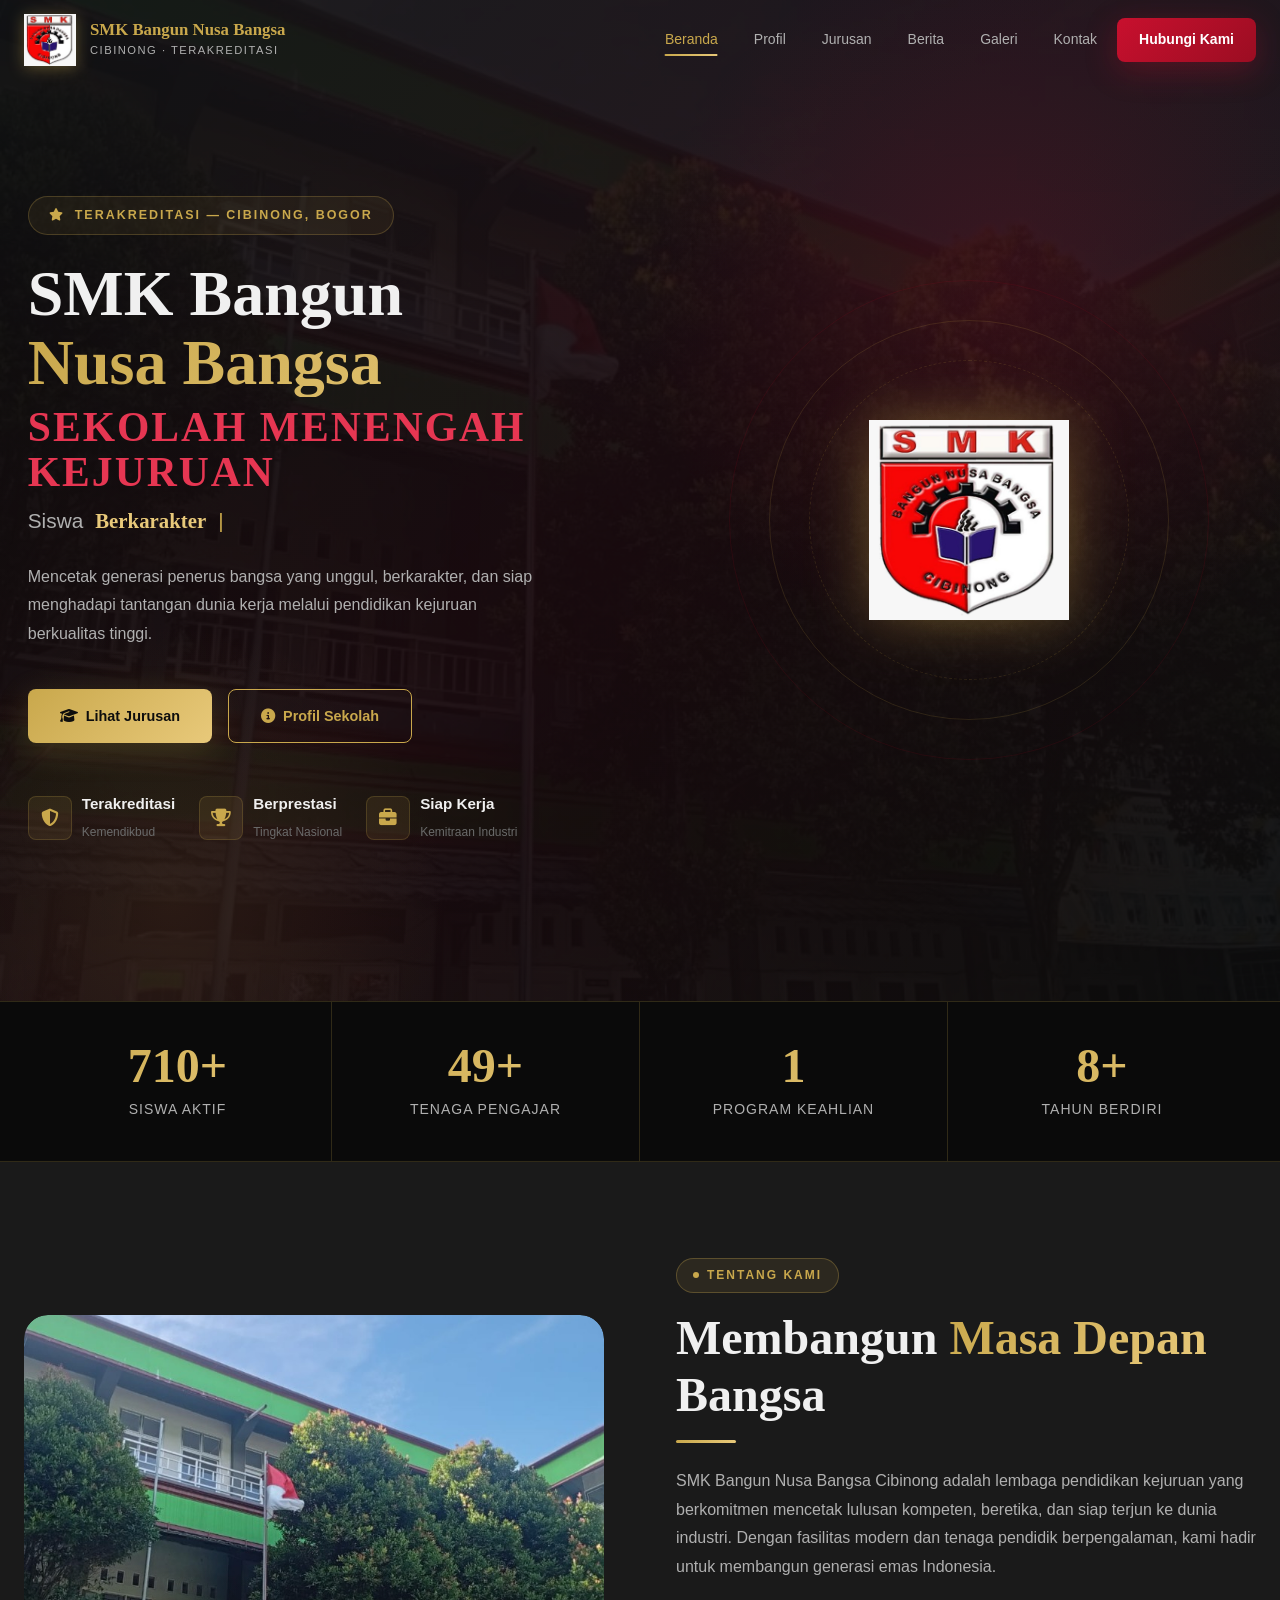
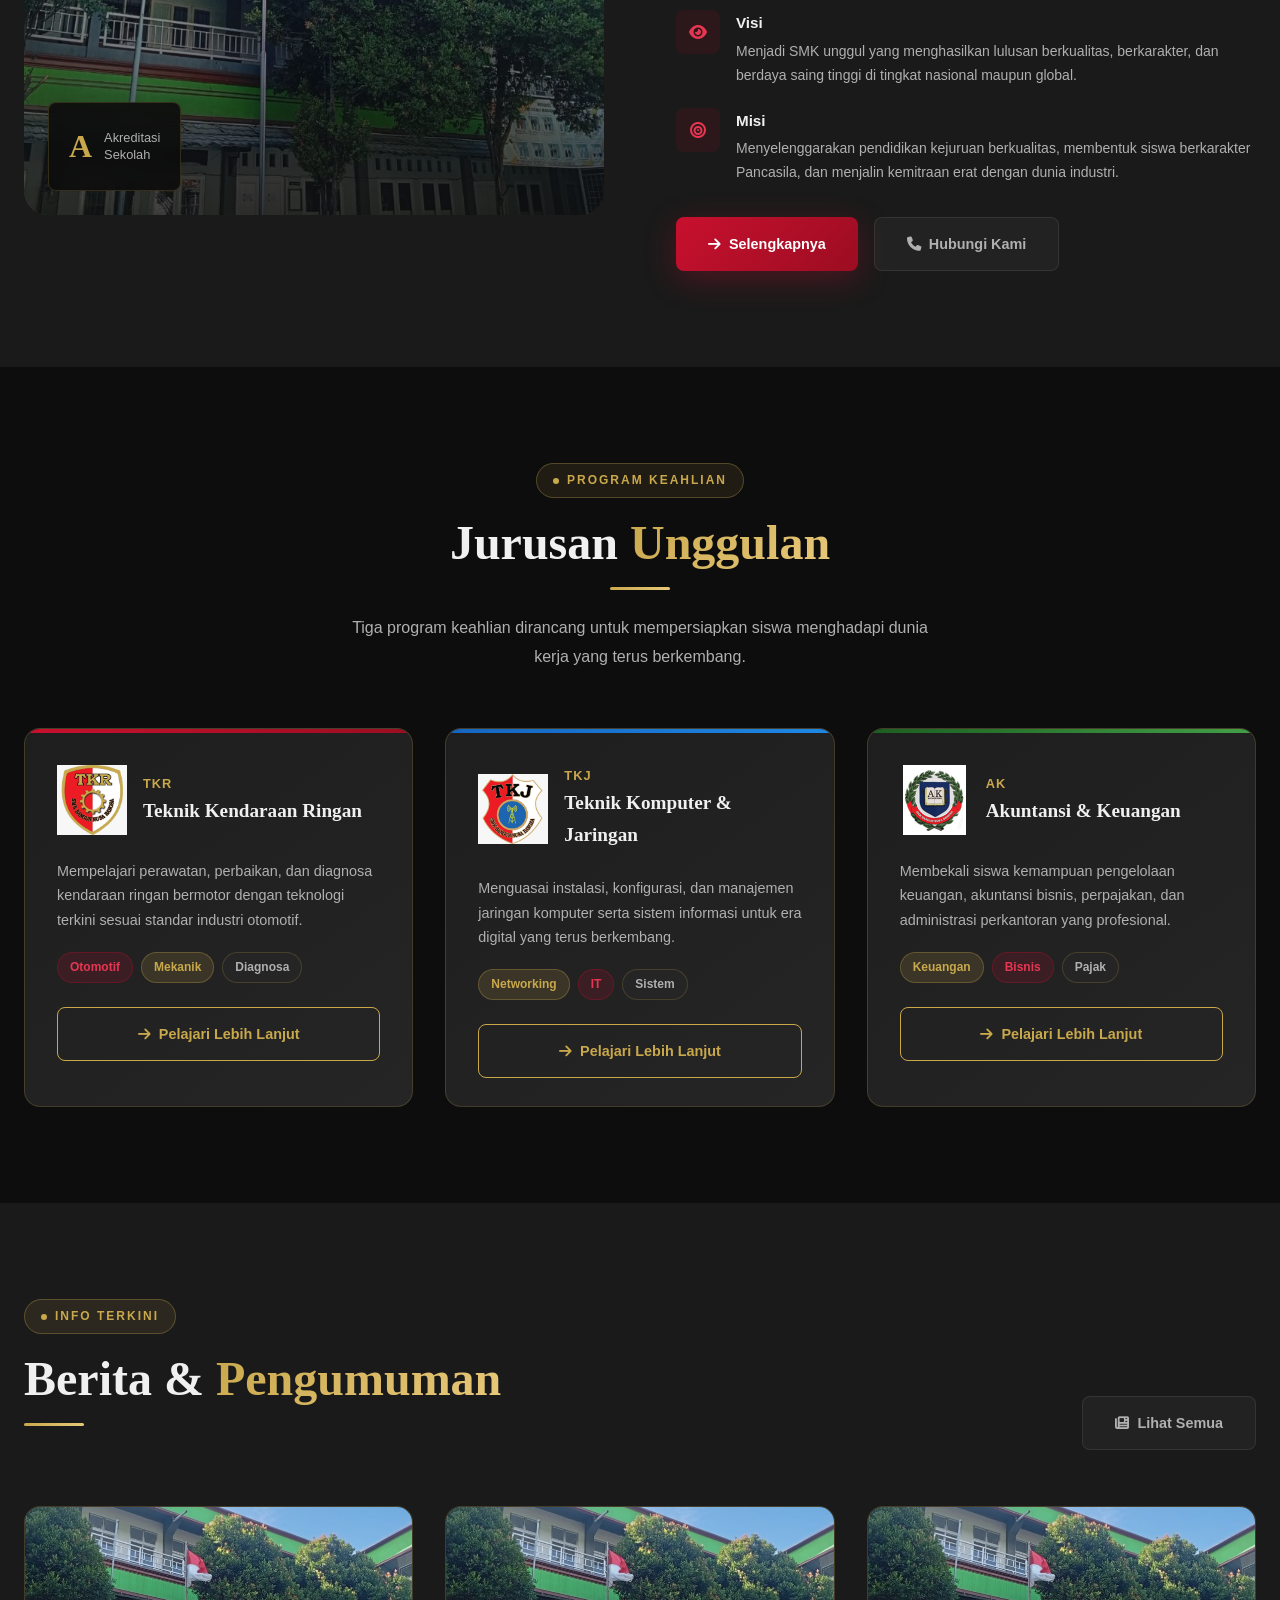
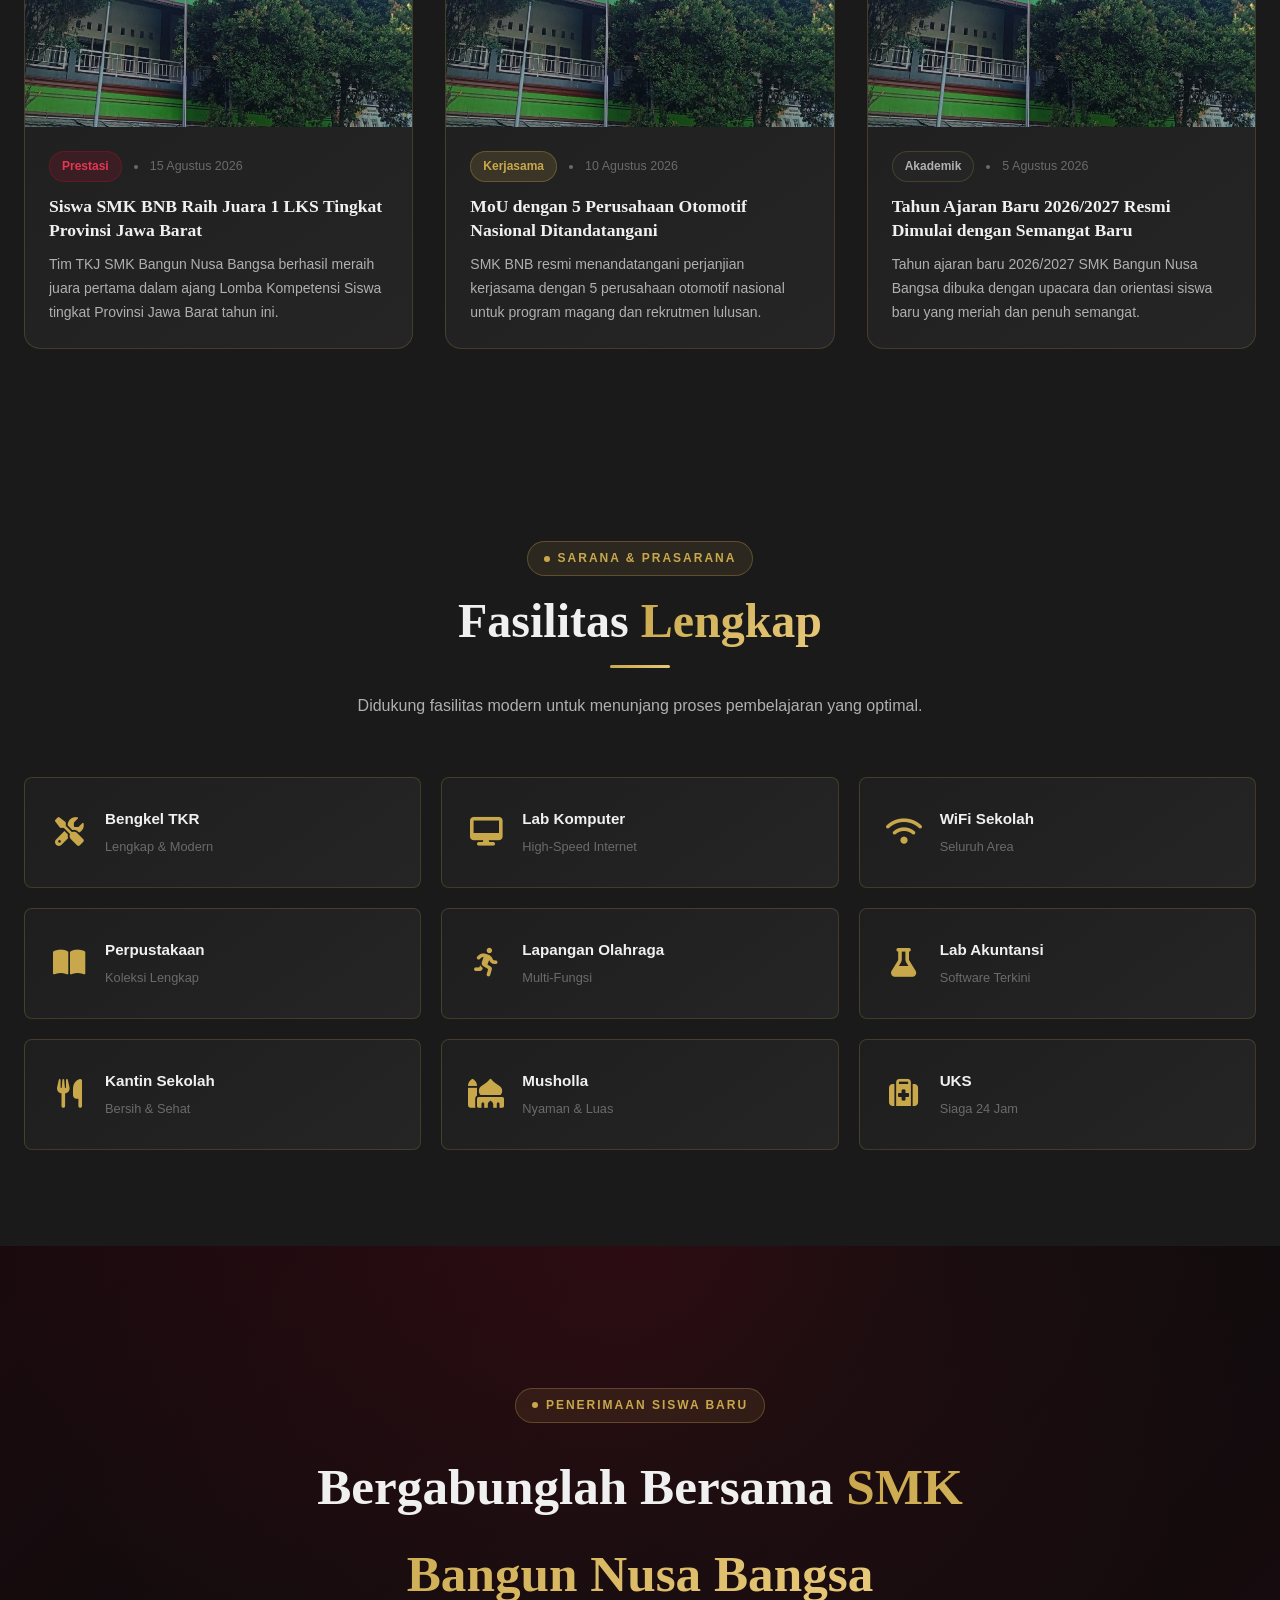
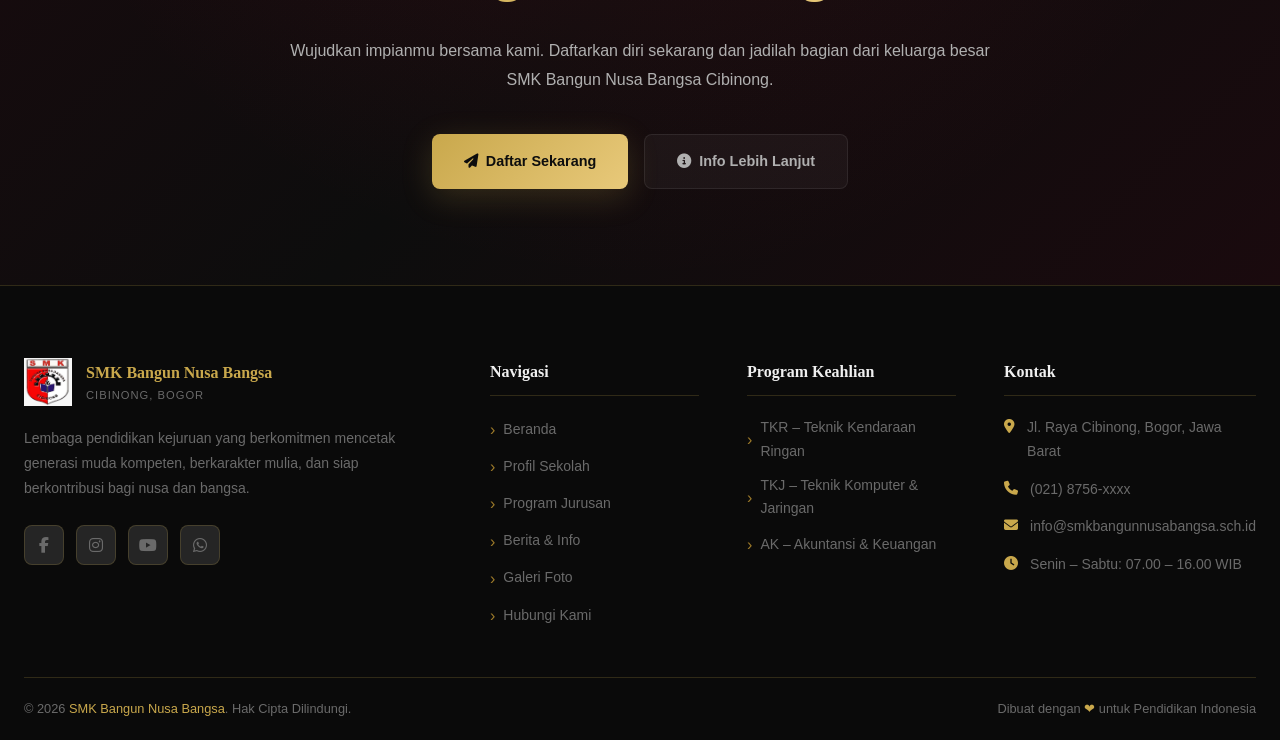
<file: smkwayan/index.html>
<!DOCTYPE html>
<html lang="id">
<head>
  <meta charset="UTF-8" />
  <meta name="viewport" content="width=device-width, initial-scale=1.0" />
  <meta name="description" content="SMK Bangun Nusa Bangsa Cibinong - Sekolah Menengah Kejuruan terbaik dengan program keahlian TKR, TKJ, dan Akuntansi." />
  <title>Beranda | SMK Bangun Nusa Bangsa</title>
  <link rel="icon" href="assets/images/logo-smk.png" type="image/png" />
  <link rel="stylesheet" href="css/style.css" />
  <link rel="stylesheet" href="https://cdnjs.cloudflare.com/ajax/libs/font-awesome/6.5.0/css/all.min.css" />
  <style>
    #hero { min-height: 100vh; display: flex; align-items: center; position: relative; overflow: hidden; background: var(--gradient-hero); }
    .hero-bg { position: absolute; inset: 0; background-image: url('assets/images/gedung.jpg'); background-size: cover; background-position: center; opacity: 0.08; }
    .hero-glow-1 { position: absolute; top: -10%; right: -10%; width: 800px; height: 800px; background: radial-gradient(circle, rgba(200,16,46,0.15) 0%, transparent 65%); border-radius: 50%; pointer-events: none; }
    .hero-glow-2 { position: absolute; bottom: -20%; left: -10%; width: 600px; height: 600px; background: radial-gradient(circle, rgba(201,168,76,0.1) 0%, transparent 65%); border-radius: 50%; pointer-events: none; }
    .hero-content { position: relative; z-index: 2; padding-top: 100px; padding-bottom: 60px; display: grid; grid-template-columns: 1fr 1fr; gap: 80px; align-items: center; }
    .hero-eyebrow { display: inline-flex; align-items: center; gap: 10px; padding: 8px 20px; background: rgba(201,168,76,0.08); border: 1px solid rgba(201,168,76,0.25); border-radius: 100px; font-size: 0.78rem; font-weight: 600; letter-spacing: 2px; text-transform: uppercase; color: var(--gold-primary); margin-bottom: 24px; animation: fadeInUp 0.8s ease both; }
    .hero-title { font-family: var(--font-heading); font-size: clamp(2.8rem, 5vw, 4.5rem); font-weight: 800; line-height: 1.08; margin-bottom: 8px; animation: fadeInUp 0.8s ease 0.1s both; }
    .hero-title .line-1 { display: block; color: var(--text-primary); }
    .hero-title .line-2 { display: block; background: var(--gradient-gold); -webkit-background-clip: text; -webkit-text-fill-color: transparent; background-clip: text; }
    .hero-title .line-3 { display: block; color: var(--red-light); font-size: 0.65em; font-weight: 600; letter-spacing: 2px; text-transform: uppercase; margin-top: 8px; -webkit-text-fill-color: var(--red-light); }
    .hero-typed-wrap { display: flex; align-items: center; gap: 12px; margin-bottom: 24px; font-size: 1.3rem; font-weight: 500; color: var(--text-secondary); animation: fadeInUp 0.8s ease 0.2s both; }
    #typed-text { color: var(--gold-light); font-weight: 700; font-family: var(--font-heading); }
    .typed-cursor { color: var(--gold-primary); animation: blink 0.8s infinite; }
    @keyframes blink { 0%,100%{opacity:1} 50%{opacity:0} }
    .hero-desc { font-size: 1rem; color: var(--text-secondary); line-height: 1.8; max-width: 520px; margin-bottom: 40px; animation: fadeInUp 0.8s ease 0.3s both; }
    .hero-cta { display: flex; gap: 16px; flex-wrap: wrap; animation: fadeInUp 0.8s ease 0.4s both; }
    .hero-badges { display: flex; gap: 24px; margin-top: 48px; animation: fadeInUp 0.8s ease 0.5s both; flex-wrap: wrap; }
    .hero-badge-item { display: flex; align-items: center; gap: 10px; }
    .hero-badge-icon { width: 44px; height: 44px; background: rgba(201,168,76,0.1); border: 1px solid rgba(201,168,76,0.2); border-radius: var(--radius-sm); display: flex; align-items: center; justify-content: center; color: var(--gold-primary); font-size: 1.1rem; }
    .hero-badge-text strong { display: block; font-size: 0.95rem; color: var(--text-primary); }
    .hero-badge-text span { font-size: 0.75rem; color: var(--text-muted); }
    .hero-visual { display: flex; justify-content: center; align-items: center; animation: fadeInRight 0.9s ease 0.3s both; }
    .hero-logo-wrap { position: relative; display: flex; align-items: center; justify-content: center; }
    .hero-logo-ring { position: absolute; border-radius: 50%; border: 1px solid rgba(201,168,76,0.15); animation: spin-slow linear infinite; }
    .ring-1 { width: 320px; height: 320px; animation-duration: 30s; border-style: dashed; }
    .ring-2 { width: 400px; height: 400px; animation-duration: 45s; animation-direction: reverse; }
    .ring-3 { width: 480px; height: 480px; animation-duration: 60s; border-color: rgba(200,16,46,0.1); }
    @keyframes spin-slow { from{transform:rotate(0deg)} to{transform:rotate(360deg)} }
    .hero-logo-glow { position: absolute; width: 250px; height: 250px; background: radial-gradient(circle, rgba(201,168,76,0.2) 0%, transparent 70%); border-radius: 50%; }
    .hero-logo-img { width: 200px; height: 200px; object-fit: contain; position: relative; z-index: 2; filter: drop-shadow(0 0 30px rgba(201,168,76,0.4)); animation: float-logo 4s ease-in-out infinite; }
    @keyframes float-logo { 0%,100%{transform:translateY(0)} 50%{transform:translateY(-12px)} }
    @keyframes fadeInUp { from{opacity:0;transform:translateY(30px)} to{opacity:1;transform:translateY(0)} }
    @keyframes fadeInRight { from{opacity:0;transform:translateX(30px)} to{opacity:1;transform:translateX(0)} }
    #stats { padding: 0; background: #0a0a0a; border-top: 1px solid var(--border-color); border-bottom: 1px solid var(--border-color); }
    .stats-bar { display: grid; grid-template-columns: repeat(4, 1fr); }
    .stats-bar-item { padding: 40px 24px; text-align: center; border-right: 1px solid var(--border-color); transition: var(--transition); }
    .stats-bar-item:last-child { border-right: none; }
    .stats-bar-item:hover { background: var(--glass-bg); }
    #about { background: var(--secondary-dark); }
    .about-img-wrap { position: relative; border-radius: var(--radius-lg); overflow: hidden; }
    .about-img-wrap img { width: 100%; height: 500px; object-fit: cover; border-radius: var(--radius-lg); }
    .about-img-overlay { position: absolute; inset: 0; background: linear-gradient(to bottom, transparent 50%, rgba(13,13,13,0.7)); border-radius: var(--radius-lg); }
    .about-img-badge { position: absolute; bottom: 24px; left: 24px; background: rgba(13,13,13,0.9); backdrop-filter: blur(10px); border: 1px solid var(--border-color); border-radius: var(--radius-sm); padding: 16px 20px; display: flex; gap: 12px; align-items: center; }
    .about-img-badge .num { font-family: var(--font-heading); font-size: 2rem; font-weight: 800; color: var(--gold-primary); }
    .about-img-badge .lbl { font-size: 0.8rem; color: var(--text-secondary); line-height: 1.3; }
    .vm-item { display: flex; gap: 16px; margin-bottom: 20px; }
    .vm-icon { width: 44px; height: 44px; min-width: 44px; background: rgba(200,16,46,0.1); border-radius: var(--radius-sm); display: flex; align-items: center; justify-content: center; color: var(--red-light); font-size: 1rem; }
    .vm-text strong { display: block; font-size: 0.95rem; color: var(--text-primary); margin-bottom: 4px; }
    .vm-text p { font-size: 0.875rem; color: var(--text-secondary); line-height: 1.7; }
    .jurusan-card { background: var(--gradient-card); border: 1px solid var(--border-color); border-radius: var(--radius-md); overflow: hidden; transition: var(--transition); }
    .jurusan-card:hover { border-color: var(--border-hover); transform: translateY(-8px); box-shadow: 0 20px 60px rgba(0,0,0,0.5); }
    .jurusan-card-header { padding: 32px 32px 24px; display: flex; align-items: center; gap: 16px; }
    .jurusan-logo { width: 70px; height: 70px; object-fit: contain; }
    .jurusan-card-title { font-family: var(--font-heading); font-size: 1.2rem; font-weight: 700; color: var(--text-primary); }
    .jurusan-card-short { font-size: 0.8rem; color: var(--gold-primary); font-weight: 600; letter-spacing: 1px; text-transform: uppercase; }
    .jurusan-card-body { padding: 0 32px 28px; }
    .jurusan-card-desc { font-size: 0.9rem; color: var(--text-secondary); line-height: 1.7; margin-bottom: 20px; }
    .jurusan-tags { display: flex; gap: 8px; flex-wrap: wrap; margin-bottom: 24px; }
    .jurusan-strip { height: 4px; }
    .strip-red { background: var(--gradient-red); }
    .strip-blue { background: linear-gradient(135deg, #1565c0, #1e88e5); }
    .strip-green { background: linear-gradient(135deg, #1b5e20, #43a047); }
    #berita-home { background: var(--secondary-dark); }
    .pengumuman-item { display: flex; gap: 20px; align-items: flex-start; background: var(--gradient-card); border: 1px solid var(--border-color); border-radius: var(--radius-sm); padding: 20px 24px; transition: var(--transition); margin-bottom: 16px; }
    .pengumuman-item:hover { border-color: var(--border-hover); transform: translateX(6px); }
    .pengumuman-date { min-width: 56px; text-align: center; background: var(--gradient-red); border-radius: var(--radius-sm); padding: 10px 8px; }
    .pengumuman-date .day { font-family: var(--font-heading); font-size: 1.6rem; font-weight: 800; color: #fff; line-height: 1; }
    .pengumuman-date .month { font-size: 0.7rem; color: rgba(255,255,255,0.8); text-transform: uppercase; }
    .pengumuman-content h4 { font-size: 0.95rem; font-weight: 600; color: var(--text-primary); margin-bottom: 6px; }
    .pengumuman-content p { font-size: 0.82rem; color: var(--text-secondary); line-height: 1.6; }
    #fasilitas { background: var(--secondary-dark); }
    .fasilitas-grid { display: grid; grid-template-columns: repeat(3, 1fr); gap: 20px; }
    .fasilitas-item { background: var(--gradient-card); border: 1px solid var(--border-color); border-radius: var(--radius-sm); padding: 28px 24px; display: flex; align-items: center; gap: 16px; transition: var(--transition); }
    .fasilitas-item:hover { border-color: var(--border-hover); transform: translateY(-4px); }
    .fasilitas-icon { font-size: 1.8rem; color: var(--gold-primary); min-width: 40px; text-align: center; }
    .fasilitas-text strong { display: block; font-size: 0.95rem; color: var(--text-primary); }
    .fasilitas-text span { font-size: 0.8rem; color: var(--text-muted); }
    #cta-section { background: linear-gradient(135deg, #1a0a0e 0%, #0d0d0d 50%, #1a0a0e 100%); position: relative; overflow: hidden; }
    .cta-bg { position: absolute; inset: 0; background: radial-gradient(ellipse at 50% 0%, rgba(200,16,46,0.15), transparent 70%); }
    .cta-content { position: relative; z-index: 1; text-align: center; max-width: 700px; margin: 0 auto; }
    .cta-title { font-family: var(--font-heading); font-size: clamp(2rem, 4vw, 3.2rem); font-weight: 800; margin-bottom: 20px; }
    .gold-text { background: var(--gradient-gold); -webkit-background-clip: text; -webkit-text-fill-color: transparent; background-clip: text; }
    @media(max-width:1024px){ .hero-content{grid-template-columns:1fr;gap:40px;} .hero-visual{display:none;} .stats-bar{grid-template-columns:repeat(2,1fr);} .stats-bar-item:nth-child(2){border-right:none;} .stats-bar-item:nth-child(3){border-top:1px solid var(--border-color);} .fasilitas-grid{grid-template-columns:repeat(2,1fr);} }
    @media(max-width:768px){ .hero-badges{flex-direction:column;gap:16px;} .stats-bar-item{padding:28px 16px;} .fasilitas-grid{grid-template-columns:1fr;} }
  </style>
</head>
<body>
<div id="preloader">
  <img class="preloader-logo" src="assets/images/logo-smk.png" alt="Logo SMK" />
  <p class="preloader-text">SMK Bangun Nusa Bangsa</p>
  <div class="preloader-bar"><div class="preloader-bar-fill"></div></div>
</div>
<header id="header">
  <nav class="nav-container">
    <a href="index.html" class="nav-brand">
      <img src="assets/images/logo-smk.png" alt="Logo SMK Bangun Nusa Bangsa" />
      <div class="brand-text"><span class="brand-name">SMK Bangun Nusa Bangsa</span><span class="brand-sub">Cibinong &middot; Terakreditasi</span></div>
    </a>
    <div class="nav-links">
      <a href="index.html">Beranda</a>
      <a href="profil.html">Profil</a>
      <a href="jurusan.html">Jurusan</a>
      <a href="berita.html">Berita</a>
      <a href="galeri.html">Galeri</a>
      <a href="kontak.html">Kontak</a>
      <a href="kontak.html" class="btn-nav-cta">Hubungi Kami</a>
    </div>
    <button class="hamburger" aria-label="Toggle Menu"><span></span><span></span><span></span></button>
  </nav>
  <nav class="mobile-nav">
    <a href="index.html">Beranda</a>
    <a href="profil.html">Profil</a>
    <a href="jurusan.html">Jurusan</a>
    <a href="berita.html">Berita</a>
    <a href="galeri.html">Galeri</a>
    <a href="kontak.html">Kontak</a>
  </nav>
</header>
<section id="hero">
  <div class="hero-bg"></div>
  <div class="hero-glow-1"></div><div class="hero-glow-2"></div>
  <div class="particles"></div>
  <div class="container">
    <div class="hero-content">
      <div>
        <span class="hero-eyebrow"><i class="fas fa-star"></i> Terakreditasi &mdash; Cibinong, Bogor</span>
        <h1 class="hero-title"><span class="line-1">SMK Bangun</span><span class="line-2">Nusa Bangsa</span><span class="line-3">Sekolah Menengah Kejuruan</span></h1>
        <div class="hero-typed-wrap"><span>Siswa</span><span id="typed-text"></span><span class="typed-cursor">|</span></div>
        <p class="hero-desc">Mencetak generasi penerus bangsa yang unggul, berkarakter, dan siap menghadapi tantangan dunia kerja melalui pendidikan kejuruan berkualitas tinggi.</p>
        <div class="hero-cta">
          <a href="jurusan.html" class="btn btn-gold"><i class="fas fa-graduation-cap"></i> Lihat Jurusan</a>
          <a href="profil.html" class="btn btn-outline"><i class="fas fa-info-circle"></i> Profil Sekolah</a>
        </div>
        <div class="hero-badges">
          <div class="hero-badge-item"><div class="hero-badge-icon"><i class="fas fa-shield-alt"></i></div><div class="hero-badge-text"><strong>Terakreditasi</strong><span>Kemendikbud</span></div></div>
          <div class="hero-badge-item"><div class="hero-badge-icon"><i class="fas fa-trophy"></i></div><div class="hero-badge-text"><strong>Berprestasi</strong><span>Tingkat Nasional</span></div></div>
          <div class="hero-badge-item"><div class="hero-badge-icon"><i class="fas fa-briefcase"></i></div><div class="hero-badge-text"><strong>Siap Kerja</strong><span>Kemitraan Industri</span></div></div>
        </div>
      </div>
      <div class="hero-visual">
        <div class="hero-logo-wrap">
          <div class="hero-logo-ring ring-1"></div>
          <div class="hero-logo-ring ring-2"></div>
          <div class="hero-logo-ring ring-3"></div>
          <div class="hero-logo-glow"></div>
          <img class="hero-logo-img" src="assets/images/logo-smk.png" alt="Logo SMK" />
        </div>
      </div>
    </div>
  </div>
</section>
<div id="stats">
  <div class="container">
    <div class="stats-bar">
      <div class="stats-bar-item reveal"><div class="stat-number"><span class="counter" data-target="1200" data-suffix="+">0+</span></div><div class="stat-label">Siswa Aktif</div></div>
      <div class="stats-bar-item reveal delay-1"><div class="stat-number"><span class="counter" data-target="85" data-suffix="+">0+</span></div><div class="stat-label">Tenaga Pengajar</div></div>
      <div class="stats-bar-item reveal delay-2"><div class="stat-number"><span class="counter" data-target="3">0</span></div><div class="stat-label">Program Keahlian</div></div>
      <div class="stats-bar-item reveal delay-3"><div class="stat-number"><span class="counter" data-target="15" data-suffix="+">0+</span></div><div class="stat-label">Tahun Berdiri</div></div>
    </div>
  </div>
</div>
<section id="about">
  <div class="container">
    <div class="grid-2" style="align-items:center;gap:72px;">
      <div class="about-img-wrap reveal-left">
        <img src="assets/images/gedung.jpg" alt="Gedung SMK Bangun Nusa Bangsa" />
        <div class="about-img-overlay"></div>
        <div class="about-img-badge"><div class="num">A</div><div class="lbl">Akreditasi<br/>Sekolah</div></div>
      </div>
      <div class="reveal-right">
        <span class="section-badge">Tentang Kami</span>
        <h2 class="section-title">Membangun <span>Masa Depan</span> Bangsa</h2>
        <div class="gold-line"></div>
        <p style="color:var(--text-secondary);line-height:1.8;margin-bottom:28px;">SMK Bangun Nusa Bangsa Cibinong adalah lembaga pendidikan kejuruan yang berkomitmen mencetak lulusan kompeten, beretika, dan siap terjun ke dunia industri. Dengan fasilitas modern dan tenaga pendidik berpengalaman, kami hadir untuk membangun generasi emas Indonesia.</p>
        <div class="vm-item"><div class="vm-icon"><i class="fas fa-eye"></i></div><div class="vm-text"><strong>Visi</strong><p>Menjadi SMK unggul yang menghasilkan lulusan berkualitas, berkarakter, dan berdaya saing tinggi di tingkat nasional maupun global.</p></div></div>
        <div class="vm-item"><div class="vm-icon"><i class="fas fa-bullseye"></i></div><div class="vm-text"><strong>Misi</strong><p>Menyelenggarakan pendidikan kejuruan berkualitas, membentuk siswa berkarakter Pancasila, dan menjalin kemitraan erat dengan dunia industri.</p></div></div>
        <div style="margin-top:32px;display:flex;gap:16px;flex-wrap:wrap;"><a href="profil.html" class="btn btn-primary"><i class="fas fa-arrow-right"></i> Selengkapnya</a><a href="kontak.html" class="btn btn-ghost"><i class="fas fa-phone"></i> Hubungi Kami</a></div>
      </div>
    </div>
  </div>
</section>
<section id="jurusan" style="background:var(--primary-dark)">
  <div class="container">
    <div class="section-header center">
      <span class="section-badge">Program Keahlian</span>
      <h2 class="section-title">Jurusan <span>Unggulan</span></h2>
      <div class="gold-line center"></div>
      <p class="section-subtitle">Tiga program keahlian dirancang untuk mempersiapkan siswa menghadapi dunia kerja yang terus berkembang.</p>
    </div>
    <div class="grid-3">
      <div class="jurusan-card reveal"><div class="jurusan-strip strip-red"></div><div class="jurusan-card-header"><img class="jurusan-logo" src="assets/images/logo-tkr.png" alt="TKR" /><div><div class="jurusan-card-short">TKR</div><div class="jurusan-card-title">Teknik Kendaraan Ringan</div></div></div><div class="jurusan-card-body"><p class="jurusan-card-desc">Mempelajari perawatan, perbaikan, dan diagnosa kendaraan ringan bermotor dengan teknologi terkini sesuai standar industri otomotif.</p><div class="jurusan-tags"><span class="tag tag-red">Otomotif</span><span class="tag tag-gold">Mekanik</span><span class="tag tag-dark">Diagnosa</span></div><a href="jurusan.html#tkr" class="btn btn-outline" style="width:100%;justify-content:center;"><i class="fas fa-arrow-right"></i> Pelajari Lebih Lanjut</a></div></div>
      <div class="jurusan-card reveal delay-2"><div class="jurusan-strip strip-blue"></div><div class="jurusan-card-header"><img class="jurusan-logo" src="assets/images/logo-tkj.png" alt="TKJ" /><div><div class="jurusan-card-short">TKJ</div><div class="jurusan-card-title">Teknik Komputer &amp; Jaringan</div></div></div><div class="jurusan-card-body"><p class="jurusan-card-desc">Menguasai instalasi, konfigurasi, dan manajemen jaringan komputer serta sistem informasi untuk era digital yang terus berkembang.</p><div class="jurusan-tags"><span class="tag tag-gold">Networking</span><span class="tag tag-red">IT</span><span class="tag tag-dark">Sistem</span></div><a href="jurusan.html#tkj" class="btn btn-outline" style="width:100%;justify-content:center;"><i class="fas fa-arrow-right"></i> Pelajari Lebih Lanjut</a></div></div>
      <div class="jurusan-card reveal delay-4"><div class="jurusan-strip strip-green"></div><div class="jurusan-card-header"><img class="jurusan-logo" src="assets/images/logo-ak.png" alt="AK" /><div><div class="jurusan-card-short">AK</div><div class="jurusan-card-title">Akuntansi &amp; Keuangan</div></div></div><div class="jurusan-card-body"><p class="jurusan-card-desc">Membekali siswa kemampuan pengelolaan keuangan, akuntansi bisnis, perpajakan, dan administrasi perkantoran yang profesional.</p><div class="jurusan-tags"><span class="tag tag-gold">Keuangan</span><span class="tag tag-red">Bisnis</span><span class="tag tag-dark">Pajak</span></div><a href="jurusan.html#ak" class="btn btn-outline" style="width:100%;justify-content:center;"><i class="fas fa-arrow-right"></i> Pelajari Lebih Lanjut</a></div></div>
    </div>
  </div>
</section>
<section id="berita-home">
  <div class="container">
    <div class="section-header" style="display:flex;justify-content:space-between;align-items:flex-end;flex-wrap:wrap;gap:20px;">
      <div><span class="section-badge">Info Terkini</span><h2 class="section-title">Berita &amp; <span>Pengumuman</span></h2><div class="gold-line"></div></div>
      <a href="berita.html" class="btn btn-ghost"><i class="fas fa-newspaper"></i> Lihat Semua</a>
    </div>
    <div class="grid-3">
      <div class="news-card reveal"><div class="news-card-img-wrap"><img class="news-card-img" src="assets/images/gedung.jpg" alt="Berita 1" /></div><div class="news-card-body"><div class="news-card-meta"><span class="tag tag-red">Prestasi</span><span class="dot"></span><span>15 Agustus 2026</span></div><h3 class="news-card-title">Siswa SMK BNB Raih Juara 1 LKS Tingkat Provinsi Jawa Barat</h3><p class="news-card-excerpt">Tim TKJ SMK Bangun Nusa Bangsa berhasil meraih juara pertama dalam ajang Lomba Kompetensi Siswa tingkat Provinsi Jawa Barat tahun ini.</p></div></div>
      <div class="news-card reveal delay-2"><div class="news-card-img-wrap"><img class="news-card-img" src="assets/images/gedung.jpg" alt="Berita 2" /></div><div class="news-card-body"><div class="news-card-meta"><span class="tag tag-gold">Kerjasama</span><span class="dot"></span><span>10 Agustus 2026</span></div><h3 class="news-card-title">MoU dengan 5 Perusahaan Otomotif Nasional Ditandatangani</h3><p class="news-card-excerpt">SMK BNB resmi menandatangani perjanjian kerjasama dengan 5 perusahaan otomotif nasional untuk program magang dan rekrutmen lulusan.</p></div></div>
      <div class="news-card reveal delay-4"><div class="news-card-img-wrap"><img class="news-card-img" src="assets/images/gedung.jpg" alt="Berita 3" /></div><div class="news-card-body"><div class="news-card-meta"><span class="tag tag-dark">Akademik</span><span class="dot"></span><span>5 Agustus 2026</span></div><h3 class="news-card-title">Tahun Ajaran Baru 2026/2027 Resmi Dimulai dengan Semangat Baru</h3><p class="news-card-excerpt">Tahun ajaran baru 2026/2027 SMK Bangun Nusa Bangsa dibuka dengan upacara dan orientasi siswa baru yang meriah dan penuh semangat.</p></div></div>
    </div>
  </div>
</section>
<section id="fasilitas">
  <div class="container">
    <div class="section-header center">
      <span class="section-badge">Sarana &amp; Prasarana</span>
      <h2 class="section-title">Fasilitas <span>Lengkap</span></h2>
      <div class="gold-line center"></div>
      <p class="section-subtitle">Didukung fasilitas modern untuk menunjang proses pembelajaran yang optimal.</p>
    </div>
    <div class="fasilitas-grid">
      <div class="fasilitas-item reveal"><div class="fasilitas-icon"><i class="fas fa-tools"></i></div><div class="fasilitas-text"><strong>Bengkel TKR</strong><span>Lengkap &amp; Modern</span></div></div>
      <div class="fasilitas-item reveal delay-1"><div class="fasilitas-icon"><i class="fas fa-desktop"></i></div><div class="fasilitas-text"><strong>Lab Komputer</strong><span>High-Speed Internet</span></div></div>
      <div class="fasilitas-item reveal delay-2"><div class="fasilitas-icon"><i class="fas fa-wifi"></i></div><div class="fasilitas-text"><strong>WiFi Sekolah</strong><span>Seluruh Area</span></div></div>
      <div class="fasilitas-item reveal delay-1"><div class="fasilitas-icon"><i class="fas fa-book-open"></i></div><div class="fasilitas-text"><strong>Perpustakaan</strong><span>Koleksi Lengkap</span></div></div>
      <div class="fasilitas-item reveal delay-2"><div class="fasilitas-icon"><i class="fas fa-running"></i></div><div class="fasilitas-text"><strong>Lapangan Olahraga</strong><span>Multi-Fungsi</span></div></div>
      <div class="fasilitas-item reveal delay-3"><div class="fasilitas-icon"><i class="fas fa-flask"></i></div><div class="fasilitas-text"><strong>Lab Akuntansi</strong><span>Software Terkini</span></div></div>
      <div class="fasilitas-item reveal delay-2"><div class="fasilitas-icon"><i class="fas fa-utensils"></i></div><div class="fasilitas-text"><strong>Kantin Sekolah</strong><span>Bersih &amp; Sehat</span></div></div>
      <div class="fasilitas-item reveal delay-3"><div class="fasilitas-icon"><i class="fas fa-mosque"></i></div><div class="fasilitas-text"><strong>Musholla</strong><span>Nyaman &amp; Luas</span></div></div>
      <div class="fasilitas-item reveal delay-4"><div class="fasilitas-icon"><i class="fas fa-medkit"></i></div><div class="fasilitas-text"><strong>UKS</strong><span>Siaga 24 Jam</span></div></div>
    </div>
  </div>
</section>
<section id="cta-section">
  <div class="cta-bg"></div>
  <div class="particles"></div>
  <div class="container">
    <div class="cta-content reveal">
      <span class="section-badge" style="margin:0 auto 20px;display:inline-flex;">Penerimaan Siswa Baru</span>
      <h2 class="cta-title">Bergabunglah Bersama <span class="gold-text">SMK Bangun Nusa Bangsa</span></h2>
      <p style="color:var(--text-secondary);font-size:1rem;line-height:1.8;margin-bottom:40px;">Wujudkan impianmu bersama kami. Daftarkan diri sekarang dan jadilah bagian dari keluarga besar SMK Bangun Nusa Bangsa Cibinong.</p>
      <div style="display:flex;gap:16px;justify-content:center;flex-wrap:wrap;"><a href="kontak.html" class="btn btn-gold"><i class="fas fa-paper-plane"></i> Daftar Sekarang</a><a href="profil.html" class="btn btn-ghost"><i class="fas fa-info-circle"></i> Info Lebih Lanjut</a></div>
    </div>
  </div>
</section>
<footer>
  <div class="container">
    <div class="footer-grid">
      <div>
        <div class="footer-brand"><img src="assets/images/logo-smk.png" alt="Logo" /><div class="footer-brand-text"><div class="name">SMK Bangun Nusa Bangsa</div><div class="sub">Cibinong, Bogor</div></div></div>
        <p class="footer-about">Lembaga pendidikan kejuruan yang berkomitmen mencetak generasi muda kompeten, berkarakter mulia, dan siap berkontribusi bagi nusa dan bangsa.</p>
        <div class="footer-social"><a href="#" class="social-btn" aria-label="Facebook"><i class="fab fa-facebook-f"></i></a><a href="#" class="social-btn" aria-label="Instagram"><i class="fab fa-instagram"></i></a><a href="#" class="social-btn" aria-label="YouTube"><i class="fab fa-youtube"></i></a><a href="#" class="social-btn" aria-label="WhatsApp"><i class="fab fa-whatsapp"></i></a></div>
      </div>
      <div><h4 class="footer-heading">Navigasi</h4><div class="footer-links"><a href="index.html">Beranda</a><a href="profil.html">Profil Sekolah</a><a href="jurusan.html">Program Jurusan</a><a href="berita.html">Berita &amp; Info</a><a href="galeri.html">Galeri Foto</a><a href="kontak.html">Hubungi Kami</a></div></div>
      <div><h4 class="footer-heading">Program Keahlian</h4><div class="footer-links"><a href="jurusan.html#tkr">TKR &ndash; Teknik Kendaraan Ringan</a><a href="jurusan.html#tkj">TKJ &ndash; Teknik Komputer &amp; Jaringan</a><a href="jurusan.html#ak">AK &ndash; Akuntansi &amp; Keuangan</a></div></div>
      <div><h4 class="footer-heading">Kontak</h4>
        <div class="footer-contact-item"><i class="fas fa-map-marker-alt"></i><span>Jl. Raya Cibinong, Bogor, Jawa Barat</span></div>
        <div class="footer-contact-item"><i class="fas fa-phone"></i><span>(021) 8756-xxxx</span></div>
        <div class="footer-contact-item"><i class="fas fa-envelope"></i><span>info@smkbangunnusabangsa.sch.id</span></div>
        <div class="footer-contact-item"><i class="fas fa-clock"></i><span>Senin &ndash; Sabtu: 07.00 &ndash; 16.00 WIB</span></div>
      </div>
    </div>
    <div class="footer-bottom"><p>&copy; 2026 <span>SMK Bangun Nusa Bangsa</span>. Hak Cipta Dilindungi.</p><p>Dibuat dengan <span>&#10084;</span> untuk Pendidikan Indonesia</p></div>
  </div>
</footer>
<button id="scroll-top" aria-label="Scroll to top"><i class="fas fa-chevron-up"></i></button>
<script src="js/main.js"></script>
</body>
</html>
</file>
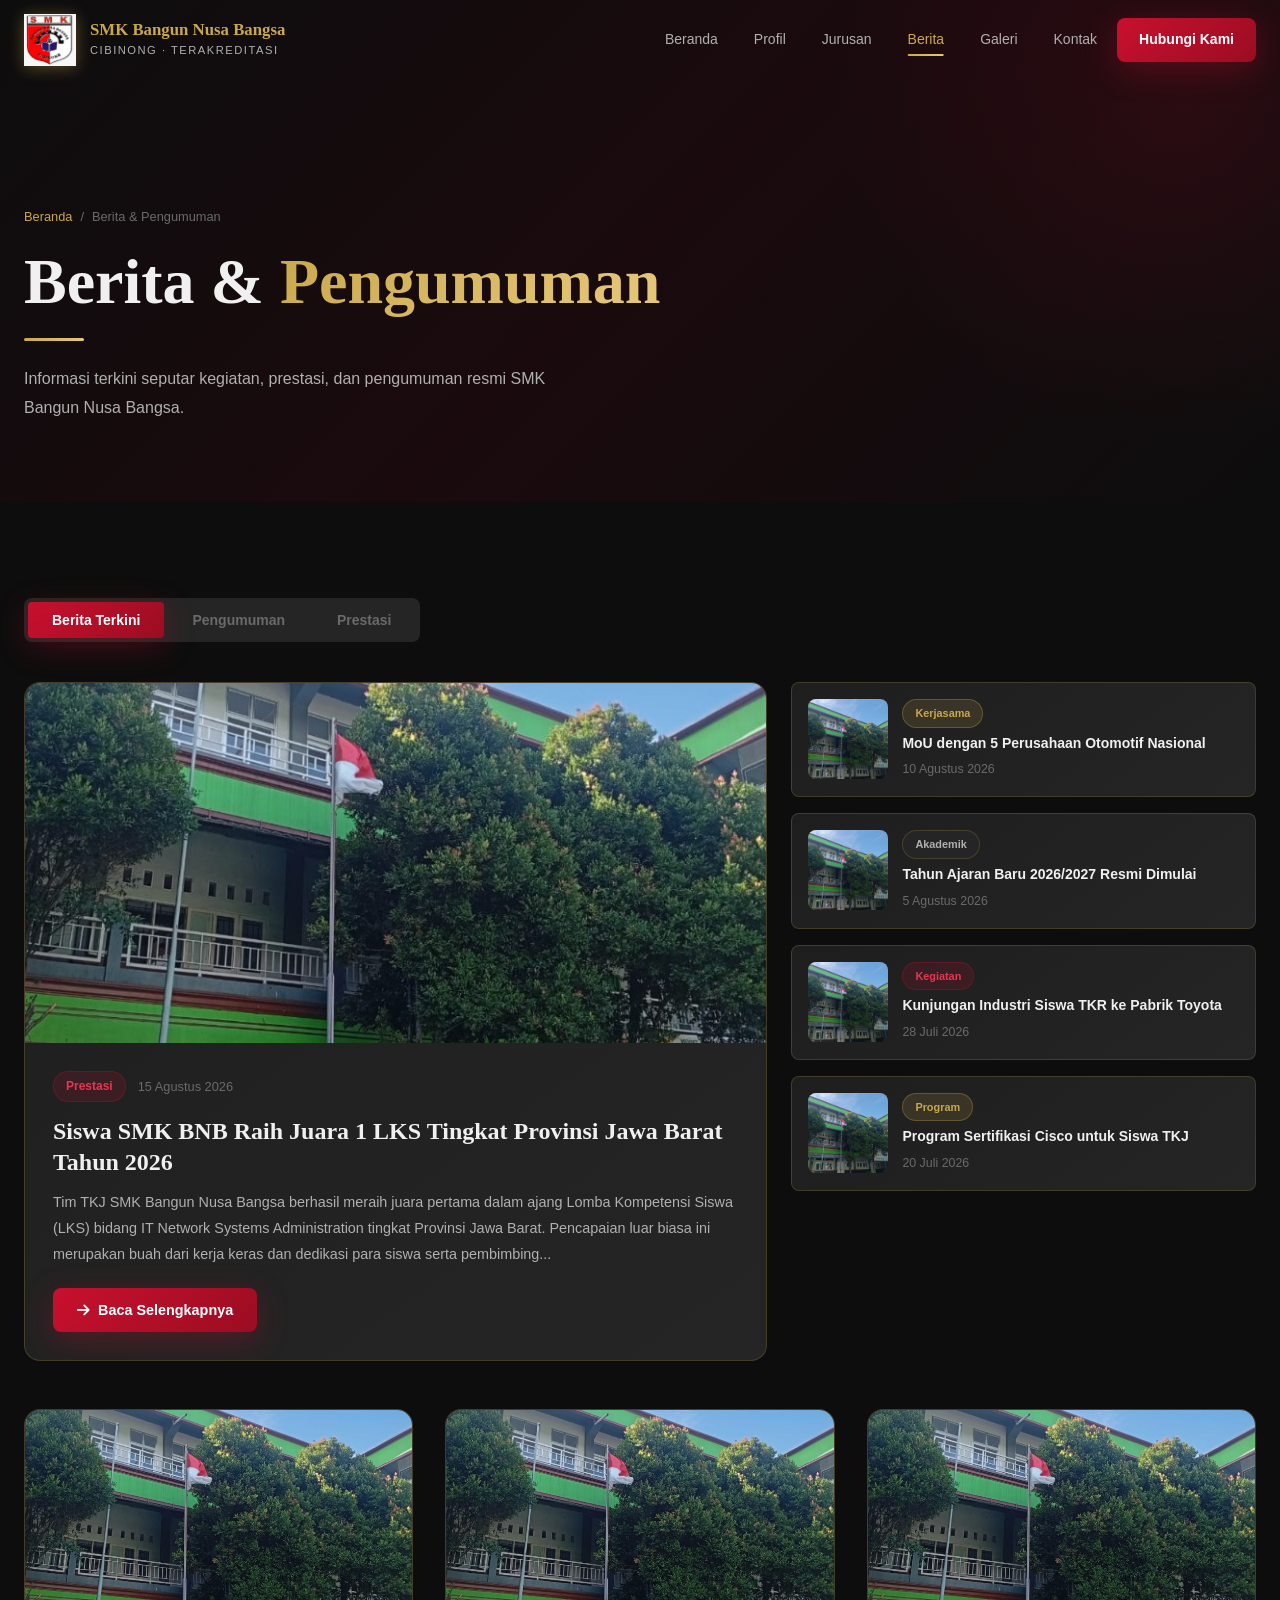
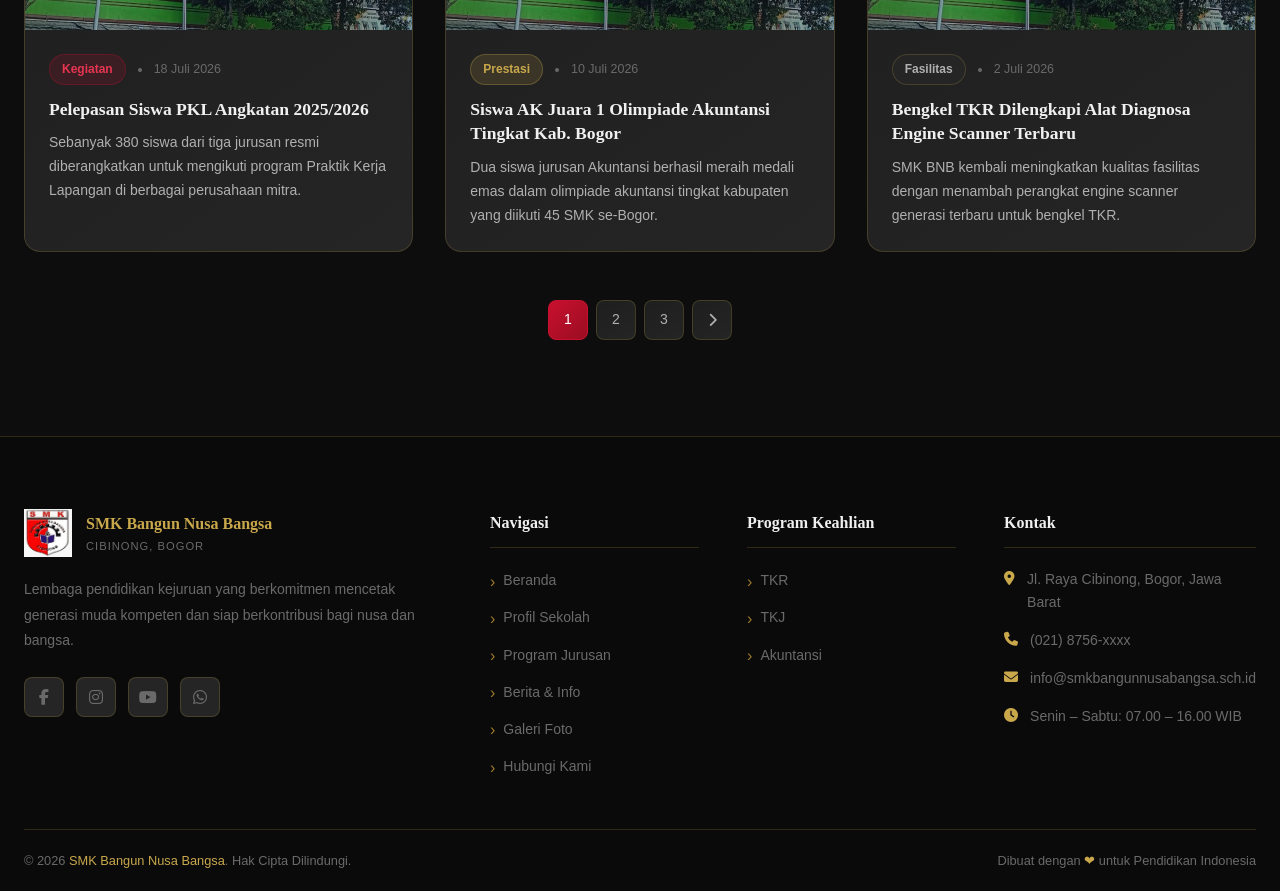
<file: smkwayan/berita.html>
<!DOCTYPE html>
<html lang="id">
<head>
  <meta charset="UTF-8" /><meta name="viewport" content="width=device-width, initial-scale=1.0" />
  <meta name="description" content="Berita dan Pengumuman terbaru SMK Bangun Nusa Bangsa Cibinong." />
  <title>Berita &amp; Pengumuman | SMK Bangun Nusa Bangsa</title>
  <link rel="icon" href="assets/images/logo-smk.png" type="image/png" />
  <link rel="stylesheet" href="css/style.css" />
  <link rel="stylesheet" href="https://cdnjs.cloudflare.com/ajax/libs/font-awesome/6.5.0/css/all.min.css" />
  <style>
    .tab-bar { display: flex; gap: 4px; background: var(--surface); border-radius: var(--radius-sm); padding: 4px; margin-bottom: 40px; width: fit-content; }
    .tab-btn { padding: 10px 24px; font-size: 0.875rem; font-weight: 600; color: var(--text-muted); background: transparent; border: none; border-radius: calc(var(--radius-sm) - 4px); cursor: pointer; transition: var(--transition); font-family: var(--font-body); }
    .tab-btn.active { background: var(--gradient-red); color: #fff; box-shadow: var(--shadow-red); }
    .tab-btn:hover:not(.active) { color: var(--text-primary); background: var(--glass-bg); }
    .tab-content { display: none; }
    .tab-content.active { display: block; }
    .featured-news { display: grid; grid-template-columns: 1.6fr 1fr; gap: 24px; margin-bottom: 48px; }
    .news-featured-card { background: var(--gradient-card); border: 1px solid var(--border-color); border-radius: var(--radius-md); overflow: hidden; transition: var(--transition); }
    .news-featured-card:hover { border-color: var(--border-hover); transform: translateY(-4px); box-shadow: var(--shadow-dark); }
    .news-featured-img { height: 360px; object-fit: cover; width: 100%; transition: transform 0.5s; }
    .news-featured-card:hover .news-featured-img { transform: scale(1.03); }
    .news-featured-img-wrap { overflow: hidden; height: 360px; }
    .news-featured-body { padding: 28px; }
    .news-side-list { display: flex; flex-direction: column; gap: 16px; }
    .news-side-item { display: flex; gap: 14px; background: var(--gradient-card); border: 1px solid var(--border-color); border-radius: var(--radius-sm); padding: 16px; transition: var(--transition); cursor: pointer; }
    .news-side-item:hover { border-color: var(--border-hover); transform: translateX(6px); }
    .news-side-img { width: 80px; height: 80px; object-fit: cover; border-radius: var(--radius-sm); flex-shrink: 0; }
    .news-side-body h4 { font-size: 0.875rem; font-weight: 600; color: var(--text-primary); margin-bottom: 6px; line-height: 1.4; }
    .news-side-body p { font-size: 0.775rem; color: var(--text-muted); }
    .pengumuman-list { display: flex; flex-direction: column; gap: 16px; }
    .pengumuman-item { display: flex; gap: 20px; align-items: flex-start; background: var(--gradient-card); border: 1px solid var(--border-color); border-left: 4px solid var(--red-primary); border-radius: var(--radius-sm); padding: 20px 24px; transition: var(--transition); }
    .pengumuman-item:hover { border-left-color: var(--gold-primary); transform: translateX(6px); }
    .pengumuman-date { min-width: 56px; text-align: center; }
    .pengumuman-date .day { font-family: var(--font-heading); font-size: 1.8rem; font-weight: 800; color: var(--gold-primary); line-height: 1; }
    .pengumuman-date .month { font-size: 0.7rem; color: var(--text-muted); text-transform: uppercase; }
    .pengumuman-divider { width: 1px; background: var(--border-color); align-self: stretch; }
    .pengumuman-content h4 { font-size: 1rem; font-weight: 600; color: var(--text-primary); margin-bottom: 6px; }
    .pengumuman-content p { font-size: 0.875rem; color: var(--text-secondary); line-height: 1.6; }
    .pagination { display: flex; gap: 8px; justify-content: center; margin-top: 48px; }
    .page-btn { width: 40px; height: 40px; background: var(--gradient-card); border: 1px solid var(--border-color); border-radius: var(--radius-sm); display: flex; align-items: center; justify-content: center; color: var(--text-secondary); font-size: 0.875rem; font-weight: 500; cursor: pointer; transition: var(--transition); }
    .page-btn.active, .page-btn:hover { background: var(--gradient-red); border-color: var(--red-primary); color: #fff; }
    @media(max-width:768px){ .featured-news{grid-template-columns:1fr;} .news-featured-img-wrap{height:240px;} .news-featured-img{height:240px;} }
  </style>
</head>
<body>
<div id="preloader"><img class="preloader-logo" src="assets/images/logo-smk.png" alt="Logo SMK" /><p class="preloader-text">SMK Bangun Nusa Bangsa</p><div class="preloader-bar"><div class="preloader-bar-fill"></div></div></div>
<header id="header">
  <nav class="nav-container">
    <a href="index.html" class="nav-brand"><img src="assets/images/logo-smk.png" alt="Logo" /><div class="brand-text"><span class="brand-name">SMK Bangun Nusa Bangsa</span><span class="brand-sub">Cibinong &middot; Terakreditasi</span></div></a>
    <div class="nav-links"><a href="index.html">Beranda</a><a href="profil.html">Profil</a><a href="jurusan.html">Jurusan</a><a href="berita.html" class="active">Berita</a><a href="galeri.html">Galeri</a><a href="kontak.html">Kontak</a><a href="kontak.html" class="btn-nav-cta">Hubungi Kami</a></div>
    <button class="hamburger" aria-label="Toggle Menu"><span></span><span></span><span></span></button>
  </nav>
  <nav class="mobile-nav"><a href="index.html">Beranda</a><a href="profil.html">Profil</a><a href="jurusan.html">Jurusan</a><a href="berita.html" class="active">Berita</a><a href="galeri.html">Galeri</a><a href="kontak.html">Kontak</a></nav>
</header>
<section class="page-hero">
  <div class="particles"></div>
  <div class="container">
    <div class="page-hero-content">
      <div class="breadcrumb"><a href="index.html">Beranda</a><span>/</span><span>Berita &amp; Pengumuman</span></div>
      <h1 class="page-hero-title">Berita &amp; <span>Pengumuman</span></h1>
      <div class="gold-line"></div>
      <p style="color:var(--text-secondary);max-width:580px;line-height:1.8;">Informasi terkini seputar kegiatan, prestasi, dan pengumuman resmi SMK Bangun Nusa Bangsa.</p>
    </div>
  </div>
</section>
<section style="background:var(--primary-dark)">
  <div class="container">
    <div class="tab-bar reveal">
      <button class="tab-btn active" data-tab="berita">Berita Terkini</button>
      <button class="tab-btn" data-tab="pengumuman">Pengumuman</button>
      <button class="tab-btn" data-tab="prestasi">Prestasi</button>
    </div>
    <!-- TAB BERITA -->
    <div class="tab-content active" id="tab-berita">
      <div class="featured-news">
        <div class="news-featured-card">
          <div class="news-featured-img-wrap"><img class="news-featured-img" src="assets/images/gedung.jpg" alt="Berita Utama" /></div>
          <div class="news-featured-body">
            <div style="display:flex;align-items:center;gap:12px;margin-bottom:14px;"><span class="tag tag-red">Prestasi</span><span style="font-size:0.8rem;color:var(--text-muted);">15 Agustus 2026</span></div>
            <h2 style="font-family:var(--font-heading);font-size:1.5rem;font-weight:700;color:var(--text-primary);margin-bottom:12px;line-height:1.3;">Siswa SMK BNB Raih Juara 1 LKS Tingkat Provinsi Jawa Barat Tahun 2026</h2>
            <p style="color:var(--text-secondary);font-size:0.9rem;line-height:1.8;margin-bottom:20px;">Tim TKJ SMK Bangun Nusa Bangsa berhasil meraih juara pertama dalam ajang Lomba Kompetensi Siswa (LKS) bidang IT Network Systems Administration tingkat Provinsi Jawa Barat. Pencapaian luar biasa ini merupakan buah dari kerja keras dan dedikasi para siswa serta pembimbing...</p>
            <a href="#" class="btn btn-primary" style="padding:10px 24px;"><i class="fas fa-arrow-right"></i> Baca Selengkapnya</a>
          </div>
        </div>
        <div class="news-side-list">
          <div class="news-side-item"><img class="news-side-img" src="assets/images/gedung.jpg" alt="Berita" /><div class="news-side-body"><div style="display:flex;gap:8px;margin-bottom:6px;"><span class="tag tag-gold" style="font-size:0.68rem;">Kerjasama</span></div><h4>MoU dengan 5 Perusahaan Otomotif Nasional</h4><p>10 Agustus 2026</p></div></div>
          <div class="news-side-item"><img class="news-side-img" src="assets/images/gedung.jpg" alt="Berita" /><div class="news-side-body"><div style="display:flex;gap:8px;margin-bottom:6px;"><span class="tag tag-dark" style="font-size:0.68rem;">Akademik</span></div><h4>Tahun Ajaran Baru 2026/2027 Resmi Dimulai</h4><p>5 Agustus 2026</p></div></div>
          <div class="news-side-item"><img class="news-side-img" src="assets/images/gedung.jpg" alt="Berita" /><div class="news-side-body"><div style="display:flex;gap:8px;margin-bottom:6px;"><span class="tag tag-red" style="font-size:0.68rem;">Kegiatan</span></div><h4>Kunjungan Industri Siswa TKR ke Pabrik Toyota</h4><p>28 Juli 2026</p></div></div>
          <div class="news-side-item"><img class="news-side-img" src="assets/images/gedung.jpg" alt="Berita" /><div class="news-side-body"><div style="display:flex;gap:8px;margin-bottom:6px;"><span class="tag tag-gold" style="font-size:0.68rem;">Program</span></div><h4>Program Sertifikasi Cisco untuk Siswa TKJ</h4><p>20 Juli 2026</p></div></div>
        </div>
      </div>
      <div class="grid-3">
        <div class="news-card reveal"><div class="news-card-img-wrap"><img class="news-card-img" src="assets/images/gedung.jpg" alt="Berita" /></div><div class="news-card-body"><div class="news-card-meta"><span class="tag tag-red">Kegiatan</span><span class="dot"></span><span>18 Juli 2026</span></div><h3 class="news-card-title">Pelepasan Siswa PKL Angkatan 2025/2026</h3><p class="news-card-excerpt">Sebanyak 380 siswa dari tiga jurusan resmi diberangkatkan untuk mengikuti program Praktik Kerja Lapangan di berbagai perusahaan mitra.</p></div></div>
        <div class="news-card reveal delay-2"><div class="news-card-img-wrap"><img class="news-card-img" src="assets/images/gedung.jpg" alt="Berita" /></div><div class="news-card-body"><div class="news-card-meta"><span class="tag tag-gold">Prestasi</span><span class="dot"></span><span>10 Juli 2026</span></div><h3 class="news-card-title">Siswa AK Juara 1 Olimpiade Akuntansi Tingkat Kab. Bogor</h3><p class="news-card-excerpt">Dua siswa jurusan Akuntansi berhasil meraih medali emas dalam olimpiade akuntansi tingkat kabupaten yang diikuti 45 SMK se-Bogor.</p></div></div>
        <div class="news-card reveal delay-4"><div class="news-card-img-wrap"><img class="news-card-img" src="assets/images/gedung.jpg" alt="Berita" /></div><div class="news-card-body"><div class="news-card-meta"><span class="tag tag-dark">Fasilitas</span><span class="dot"></span><span>2 Juli 2026</span></div><h3 class="news-card-title">Bengkel TKR Dilengkapi Alat Diagnosa Engine Scanner Terbaru</h3><p class="news-card-excerpt">SMK BNB kembali meningkatkan kualitas fasilitas dengan menambah perangkat engine scanner generasi terbaru untuk bengkel TKR.</p></div></div>
      </div>
      <div class="pagination">
        <div class="page-btn active">1</div>
        <div class="page-btn">2</div>
        <div class="page-btn">3</div>
        <div class="page-btn"><i class="fas fa-chevron-right"></i></div>
      </div>
    </div>
    <!-- TAB PENGUMUMAN -->
    <div class="tab-content" id="tab-pengumuman">
      <div class="pengumuman-list">
        <div class="pengumuman-item"><div class="pengumuman-date"><div class="day">20</div><div class="month">Agu</div></div><div class="pengumuman-divider"></div><div class="pengumuman-content"><h4>Jadwal Ujian Tengah Semester (UTS) Ganjil 2026/2027</h4><p>UTS Ganjil akan dilaksanakan pada tanggal 28 September &ndash; 5 Oktober 2026. Siswa diwajibkan hadir 15 menit sebelum ujian dimulai.</p></div></div>
        <div class="pengumuman-item"><div class="pengumuman-date"><div class="day">15</div><div class="month">Agu</div></div><div class="pengumuman-divider"></div><div class="pengumuman-content"><h4>Pembayaran SPP Bulan Agustus 2026</h4><p>Pembayaran SPP bulan Agustus dapat dilakukan mulai tanggal 1-20 Agustus 2026 melalui bank atau langsung ke bagian keuangan sekolah.</p></div></div>
        <div class="pengumuman-item"><div class="pengumuman-date"><div class="day">10</div><div class="month">Agu</div></div><div class="pengumuman-divider"></div><div class="pengumuman-content"><h4>Pendaftaran Ekstrakurikuler Tahun Ajaran 2026/2027</h4><p>Pendaftaran ekstrakurikuler dibuka mulai 12-25 Agustus 2026. Siswa dapat mendaftar maksimal 2 pilihan ekstrakurikuler.</p></div></div>
        <div class="pengumuman-item"><div class="pengumuman-date"><div class="day">05</div><div class="month">Agu</div></div><div class="pengumuman-divider"></div><div class="pengumuman-content"><h4>Orientasi Siswa Baru (MPLS) Tahun Ajaran 2026/2027</h4><p>MPLS akan dilaksanakan pada 8-10 Agustus 2026. Siswa baru wajib mengenakan seragam lengkap dan membawa perlengkapan yang telah ditentukan.</p></div></div>
        <div class="pengumuman-item"><div class="pengumuman-date"><div class="day">28</div><div class="month">Jul</div></div><div class="pengumuman-divider"></div><div class="pengumuman-content"><h4>Pengumuman Kelulusan Siswa Kelas XII Tahun 2025/2026</h4><p>Selamat kepada seluruh siswa kelas XII yang telah dinyatakan lulus dengan tingkat kelulusan 100%. Pengambilan ijazah dilaksanakan mulai 5 Agustus 2026.</p></div></div>
        <div class="pengumuman-item"><div class="pengumuman-date"><div class="day">20</div><div class="month">Jul</div></div><div class="pengumuman-divider"></div><div class="pengumuman-content"><h4>Penerimaan Siswa Baru (PSB) Gelombang 2 Masih Dibuka</h4><p>Bagi calon siswa yang belum mendaftar, PSB gelombang 2 masih dibuka hingga 10 Agustus 2026. Segera hubungi panitia PSB sekolah.</p></div></div>
      </div>
    </div>
    <!-- TAB PRESTASI -->
    <div class="tab-content" id="tab-prestasi">
      <div class="grid-3">
        <div class="card reveal"><div style="display:flex;align-items:center;gap:12px;margin-bottom:16px;"><div style="width:48px;height:48px;background:var(--gradient-gold);border-radius:50%;display:flex;align-items:center;justify-content:center;font-size:1.3rem;">&#127941;</div><div><div style="font-size:0.75rem;color:var(--gold-primary);font-weight:600;letter-spacing:1px;">JUARA 1</div><div style="font-size:0.8rem;color:var(--text-muted);">Tingkat Provinsi</div></div></div><h3 style="font-family:var(--font-heading);font-size:1.1rem;color:var(--text-primary);margin-bottom:8px;">LKS IT Network &ndash; Jawa Barat 2026</h3><p style="font-size:0.85rem;color:var(--text-secondary);">Jurusan TKJ meraih juara 1 dalam Lomba Kompetensi Siswa bidang IT Network Systems Administration tingkat Provinsi Jawa Barat.</p></div>
        <div class="card reveal delay-1"><div style="display:flex;align-items:center;gap:12px;margin-bottom:16px;"><div style="width:48px;height:48px;background:var(--gradient-gold);border-radius:50%;display:flex;align-items:center;justify-content:center;font-size:1.3rem;">&#127942;</div><div><div style="font-size:0.75rem;color:var(--gold-primary);font-weight:600;letter-spacing:1px;">JUARA 2</div><div style="font-size:0.8rem;color:var(--text-muted);">Tingkat Nasional</div></div></div><h3 style="font-family:var(--font-heading);font-size:1.1rem;color:var(--text-primary);margin-bottom:8px;">Olimpiade Akuntansi Nasional 2025</h3><p style="font-size:0.85rem;color:var(--text-secondary);">Siswa jurusan Akuntansi berhasil meraih posisi kedua dalam olimpiade akuntansi tingkat nasional yang diikuti 350 peserta.</p></div>
        <div class="card reveal delay-2"><div style="display:flex;align-items:center;gap:12px;margin-bottom:16px;"><div style="width:48px;height:48px;background:var(--gradient-red);border-radius:50%;display:flex;align-items:center;justify-content:center;font-size:1.3rem;">&#127941;</div><div><div style="font-size:0.75rem;color:var(--red-light);font-weight:600;letter-spacing:1px;">JUARA 1</div><div style="font-size:0.8rem;color:var(--text-muted);">Tingkat Kab. Bogor</div></div></div><h3 style="font-family:var(--font-heading);font-size:1.1rem;color:var(--text-primary);margin-bottom:8px;">Lomba Debat Bahasa Inggris 2026</h3><p style="font-size:0.85rem;color:var(--text-secondary);">Tim debat Bahasa Inggris SMK BNB meraih juara pertama tingkat Kabupaten Bogor dalam kompetisi antar-SMK se-kabupaten.</p></div>
        <div class="card reveal delay-1"><div style="display:flex;align-items:center;gap:12px;margin-bottom:16px;"><div style="width:48px;height:48px;background:var(--gradient-gold);border-radius:50%;display:flex;align-items:center;justify-content:center;font-size:1.3rem;">&#127941;</div><div><div style="font-size:0.75rem;color:var(--gold-primary);font-weight:600;letter-spacing:1px;">JUARA 1</div><div style="font-size:0.8rem;color:var(--text-muted);">Tingkat Kab. Bogor</div></div></div><h3 style="font-family:var(--font-heading);font-size:1.1rem;color:var(--text-primary);margin-bottom:8px;">Futsal Antar-SMK Se-Bogor 2025</h3><p style="font-size:0.85rem;color:var(--text-secondary);">Tim futsal SMK BNB meraih trofi juara 1 dalam turnamen antar-SMK yang diikuti 32 tim dari seluruh Kabupaten Bogor.</p></div>
        <div class="card reveal delay-2"><div style="display:flex;align-items:center;gap:12px;margin-bottom:16px;"><div style="width:48px;height:48px;background:var(--gradient-red);border-radius:50%;display:flex;align-items:center;justify-content:center;font-size:1.3rem;">&#127942;</div><div><div style="font-size:0.75rem;color:var(--red-light);font-weight:600;letter-spacing:1px;">JUARA 2</div><div style="font-size:0.8rem;color:var(--text-muted);">Tingkat Provinsi</div></div></div><h3 style="font-family:var(--font-heading);font-size:1.1rem;color:var(--text-primary);margin-bottom:8px;">LKS Otomotif Jawa Barat 2025</h3><p style="font-size:0.85rem;color:var(--text-secondary);">Siswa TKR meraih juara 2 dalam Lomba Kompetensi Siswa bidang Automotive Technology tingkat Provinsi Jawa Barat.</p></div>
        <div class="card reveal delay-3"><div style="display:flex;align-items:center;gap:12px;margin-bottom:16px;"><div style="width:48px;height:48px;background:var(--gradient-gold);border-radius:50%;display:flex;align-items:center;justify-content:center;font-size:1.3rem;">&#127941;</div><div><div style="font-size:0.75rem;color:var(--gold-primary);font-weight:600;letter-spacing:1px;">JUARA 1</div><div style="font-size:0.8rem;color:var(--text-muted);">Tingkat Kab. Bogor</div></div></div><h3 style="font-family:var(--font-heading);font-size:1.1rem;color:var(--text-primary);margin-bottom:8px;">Lomba Karya Tulis Ilmiah 2025</h3><p style="font-size:0.85rem;color:var(--text-secondary);">KIR SMK BNB meraih juara 1 dalam lomba karya tulis ilmiah dengan tema inovasi teknologi ramah lingkungan.</p></div>
      </div>
    </div>
  </div>
</section>
<footer>
  <div class="container">
    <div class="footer-grid">
      <div><div class="footer-brand"><img src="assets/images/logo-smk.png" alt="Logo" /><div class="footer-brand-text"><div class="name">SMK Bangun Nusa Bangsa</div><div class="sub">Cibinong, Bogor</div></div></div><p class="footer-about">Lembaga pendidikan kejuruan yang berkomitmen mencetak generasi muda kompeten dan siap berkontribusi bagi nusa dan bangsa.</p><div class="footer-social"><a href="#" class="social-btn"><i class="fab fa-facebook-f"></i></a><a href="#" class="social-btn"><i class="fab fa-instagram"></i></a><a href="#" class="social-btn"><i class="fab fa-youtube"></i></a><a href="#" class="social-btn"><i class="fab fa-whatsapp"></i></a></div></div>
      <div><h4 class="footer-heading">Navigasi</h4><div class="footer-links"><a href="index.html">Beranda</a><a href="profil.html">Profil Sekolah</a><a href="jurusan.html">Program Jurusan</a><a href="berita.html">Berita &amp; Info</a><a href="galeri.html">Galeri Foto</a><a href="kontak.html">Hubungi Kami</a></div></div>
      <div><h4 class="footer-heading">Program Keahlian</h4><div class="footer-links"><a href="jurusan.html#tkr">TKR</a><a href="jurusan.html#tkj">TKJ</a><a href="jurusan.html#ak">Akuntansi</a></div></div>
      <div><h4 class="footer-heading">Kontak</h4><div class="footer-contact-item"><i class="fas fa-map-marker-alt"></i><span>Jl. Raya Cibinong, Bogor, Jawa Barat</span></div><div class="footer-contact-item"><i class="fas fa-phone"></i><span>(021) 8756-xxxx</span></div><div class="footer-contact-item"><i class="fas fa-envelope"></i><span>info@smkbangunnusabangsa.sch.id</span></div><div class="footer-contact-item"><i class="fas fa-clock"></i><span>Senin &ndash; Sabtu: 07.00 &ndash; 16.00 WIB</span></div></div>
    </div>
    <div class="footer-bottom"><p>&copy; 2026 <span>SMK Bangun Nusa Bangsa</span>. Hak Cipta Dilindungi.</p><p>Dibuat dengan <span>&#10084;</span> untuk Pendidikan Indonesia</p></div>
  </div>
</footer>
<button id="scroll-top" aria-label="Scroll to top"><i class="fas fa-chevron-up"></i></button>
<script src="js/main.js"></script>
</body>
</html>
</file>
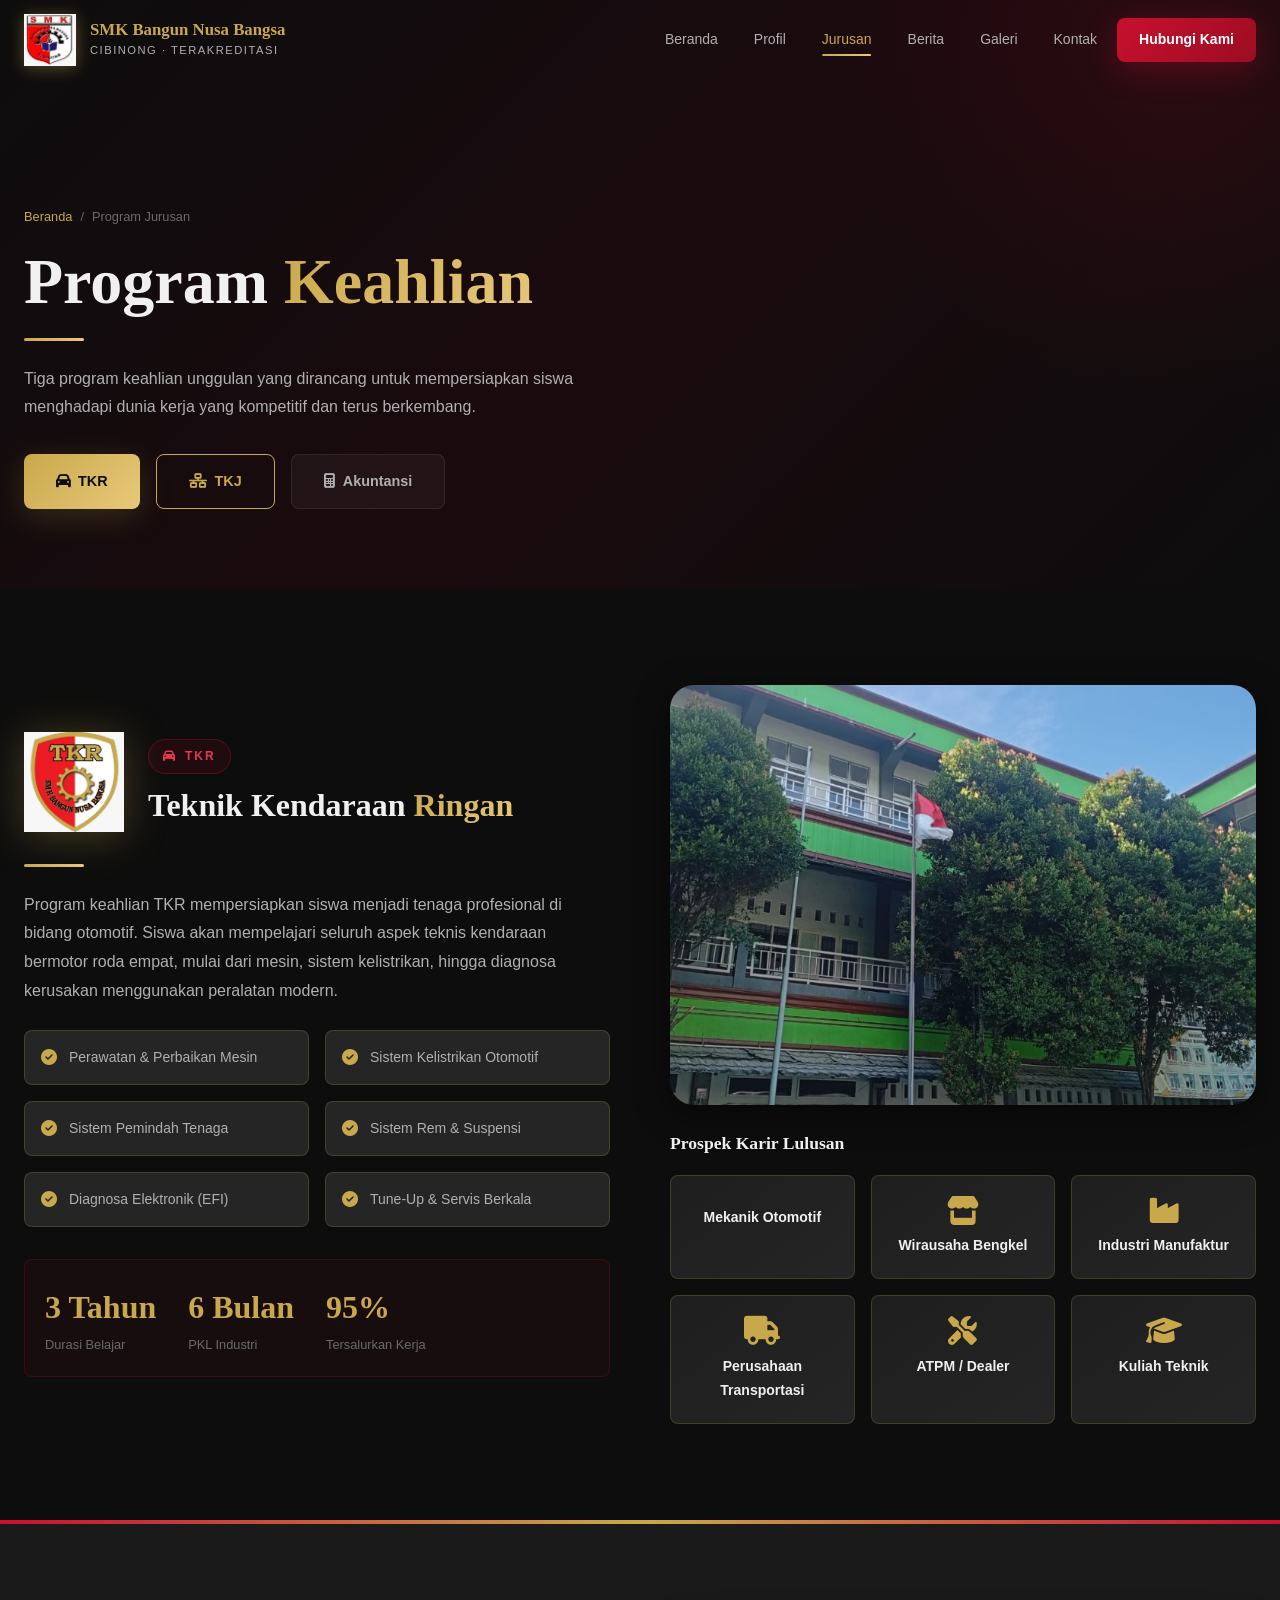
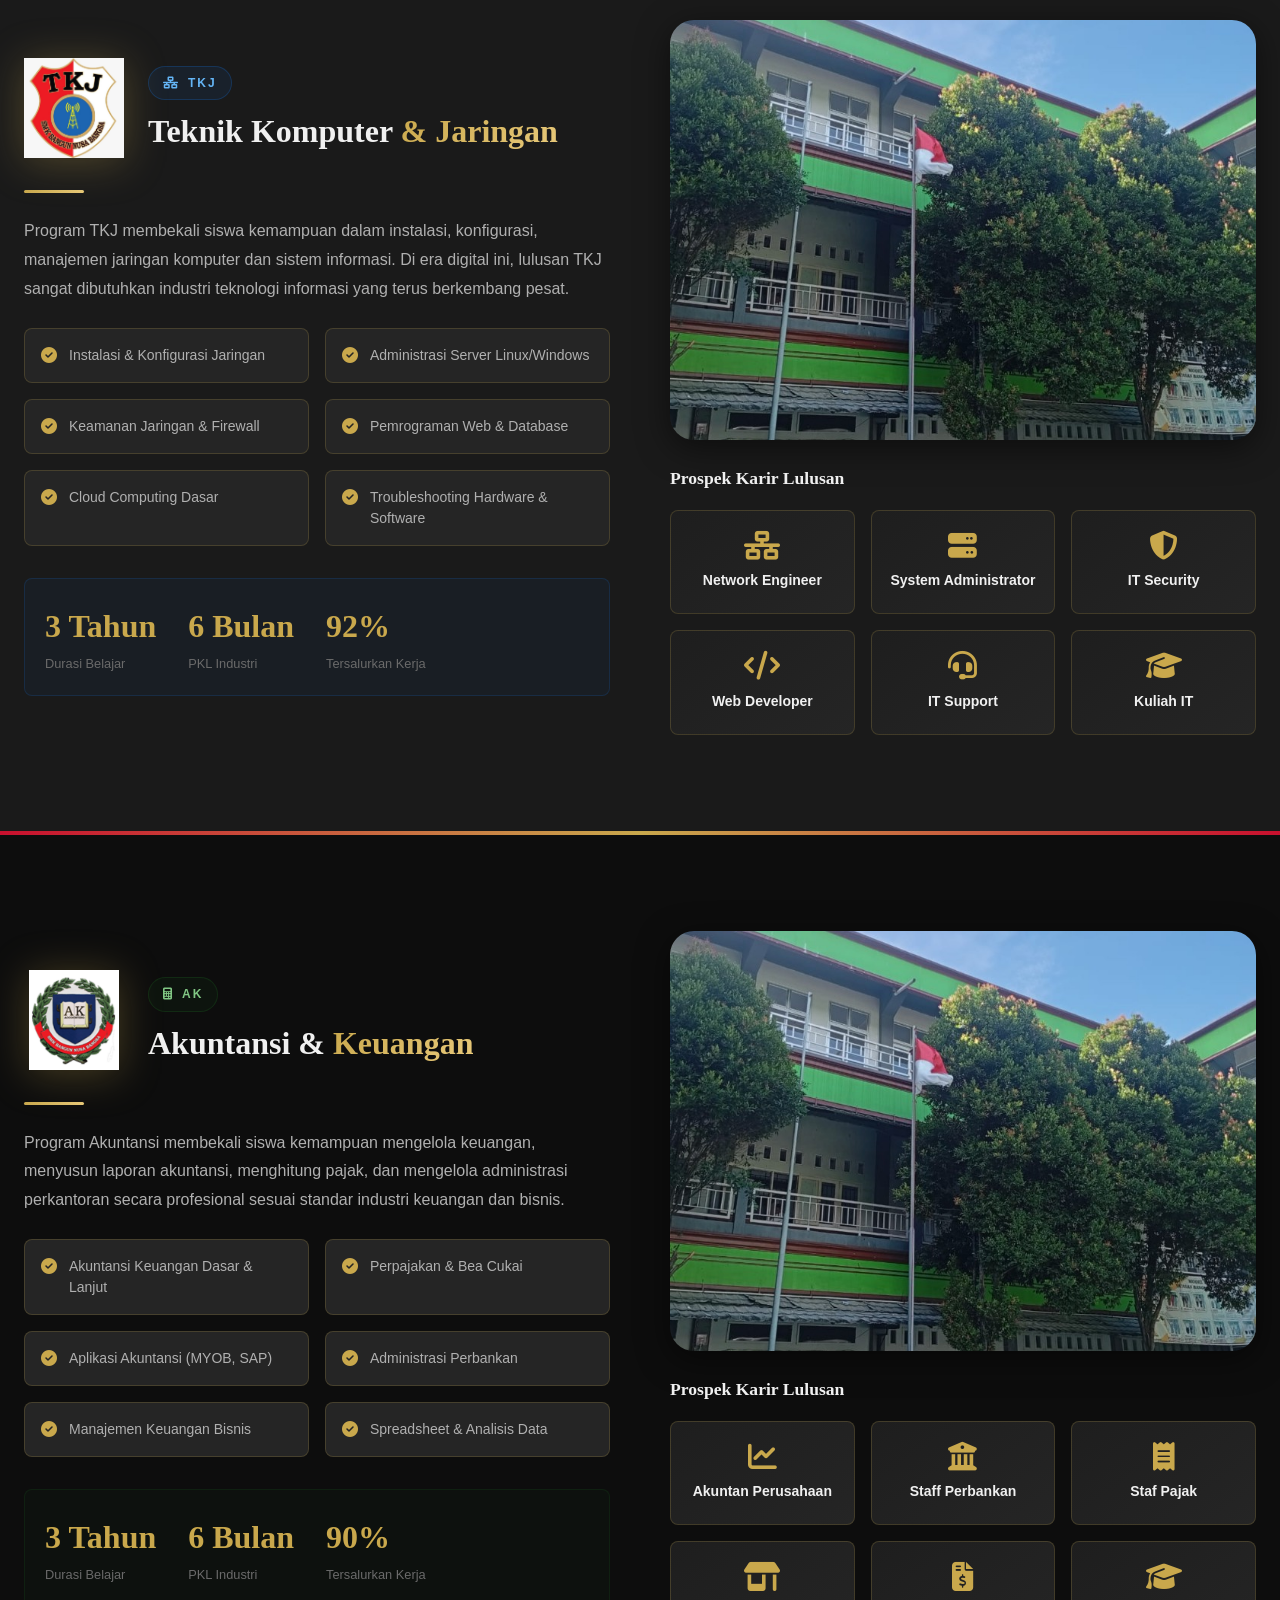
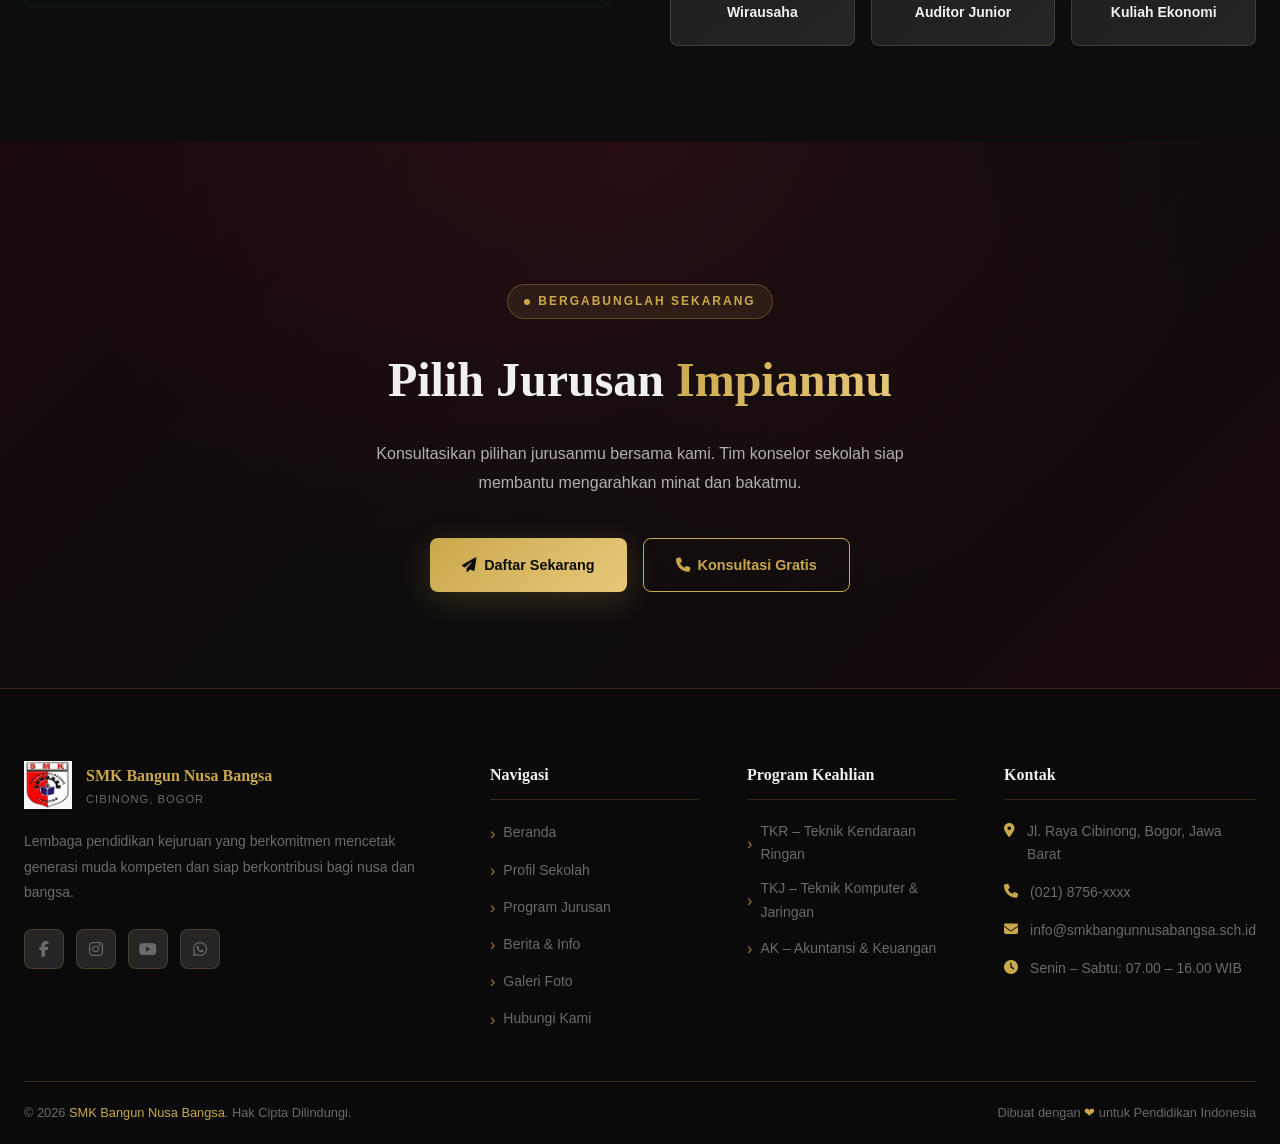
<file: smkwayan/jurusan.html>
<!DOCTYPE html>
<html lang="id">
<head>
  <meta charset="UTF-8" /><meta name="viewport" content="width=device-width, initial-scale=1.0" />
  <meta name="description" content="Program Keahlian SMK Bangun Nusa Bangsa - TKR, TKJ, dan Akuntansi." />
  <title>Program Jurusan | SMK Bangun Nusa Bangsa</title>
  <link rel="icon" href="assets/images/logo-smk.png" type="image/png" />
  <link rel="stylesheet" href="css/style.css" />
  <link rel="stylesheet" href="https://cdnjs.cloudflare.com/ajax/libs/font-awesome/6.5.0/css/all.min.css" />
  <style>
    .jurusan-hero { padding: 200px 0 80px; position: relative; overflow: hidden; }
    .jurusan-hero-bg { position: absolute; inset: 0; background: var(--gradient-hero); }
    .jurusan-hero-glow { position: absolute; top: -20%; right: -10%; width: 700px; height: 700px; background: radial-gradient(circle, rgba(200,16,46,0.15), transparent 65%); border-radius: 50%; }
    .jurusan-section { padding: 96px 0; }
    .jurusan-section:nth-child(even) { background: var(--secondary-dark); }
    .jurusan-section:nth-child(odd) { background: var(--primary-dark); }
    .jurusan-detail-header { display: flex; align-items: center; gap: 24px; margin-bottom: 32px; }
    .jurusan-detail-logo { width: 100px; height: 100px; object-fit: contain; filter: drop-shadow(0 4px 20px rgba(201,168,76,0.3)); }
    .jurusan-tag-box { display: inline-flex; align-items: center; gap: 8px; padding: 6px 14px; background: rgba(200,16,46,0.1); border: 1px solid rgba(200,16,46,0.3); border-radius: 100px; font-size: 0.75rem; font-weight: 700; letter-spacing: 2px; color: var(--red-light); text-transform: uppercase; margin-bottom: 12px; }
    .competency-grid { display: grid; grid-template-columns: repeat(2, 1fr); gap: 16px; margin-top: 24px; }
    .competency-item { display: flex; gap: 12px; align-items: flex-start; padding: 16px; background: var(--surface); border-radius: var(--radius-sm); border: 1px solid var(--border-color); transition: var(--transition); }
    .competency-item:hover { border-color: var(--border-hover); }
    .competency-item i { color: var(--gold-primary); margin-top: 2px; }
    .competency-item span { font-size: 0.875rem; color: var(--text-secondary); line-height: 1.5; }
    .career-grid { display: grid; grid-template-columns: repeat(3, 1fr); gap: 16px; }
    .career-item { text-align: center; padding: 20px 16px; background: var(--gradient-card); border: 1px solid var(--border-color); border-radius: var(--radius-sm); transition: var(--transition); }
    .career-item:hover { border-color: var(--border-hover); transform: translateY(-4px); }
    .career-item i { font-size: 1.8rem; color: var(--gold-primary); margin-bottom: 10px; display: block; }
    .career-item strong { display: block; font-size: 0.875rem; color: var(--text-primary); }
    .jurusan-img { width: 100%; height: 420px; object-fit: cover; border-radius: var(--radius-lg); box-shadow: var(--shadow-dark); }
    .divider-section { padding: 0; }
    .divider-inner { height: 4px; background: linear-gradient(to right, var(--red-primary), var(--gold-primary), var(--red-primary)); }
  </style>
</head>
<body>
<div id="preloader"><img class="preloader-logo" src="assets/images/logo-smk.png" alt="Logo SMK" /><p class="preloader-text">SMK Bangun Nusa Bangsa</p><div class="preloader-bar"><div class="preloader-bar-fill"></div></div></div>
<header id="header">
  <nav class="nav-container">
    <a href="index.html" class="nav-brand"><img src="assets/images/logo-smk.png" alt="Logo" /><div class="brand-text"><span class="brand-name">SMK Bangun Nusa Bangsa</span><span class="brand-sub">Cibinong &middot; Terakreditasi</span></div></a>
    <div class="nav-links"><a href="index.html">Beranda</a><a href="profil.html">Profil</a><a href="jurusan.html" class="active">Jurusan</a><a href="berita.html">Berita</a><a href="galeri.html">Galeri</a><a href="kontak.html">Kontak</a><a href="kontak.html" class="btn-nav-cta">Hubungi Kami</a></div>
    <button class="hamburger" aria-label="Toggle Menu"><span></span><span></span><span></span></button>
  </nav>
  <nav class="mobile-nav"><a href="index.html">Beranda</a><a href="profil.html">Profil</a><a href="jurusan.html" class="active">Jurusan</a><a href="berita.html">Berita</a><a href="galeri.html">Galeri</a><a href="kontak.html">Kontak</a></nav>
</header>
<section class="page-hero">
  <div class="particles"></div>
  <div class="container">
    <div class="page-hero-content">
      <div class="breadcrumb"><a href="index.html">Beranda</a><span>/</span><span>Program Jurusan</span></div>
      <h1 class="page-hero-title">Program <span>Keahlian</span></h1>
      <div class="gold-line"></div>
      <p style="color:var(--text-secondary);max-width:620px;line-height:1.8;">Tiga program keahlian unggulan yang dirancang untuk mempersiapkan siswa menghadapi dunia kerja yang kompetitif dan terus berkembang.</p>
      <div style="display:flex;gap:16px;margin-top:32px;flex-wrap:wrap;">
        <a href="#tkr" class="btn btn-gold"><i class="fas fa-car"></i> TKR</a>
        <a href="#tkj" class="btn btn-outline"><i class="fas fa-network-wired"></i> TKJ</a>
        <a href="#ak" class="btn btn-ghost"><i class="fas fa-calculator"></i> Akuntansi</a>
      </div>
    </div>
  </div>
</section>

<!-- TKR -->
<section id="tkr" class="jurusan-section" style="background:var(--primary-dark)">
  <div class="container">
    <div class="grid-2" style="gap:60px;align-items:center;">
      <div class="reveal-left">
        <div class="jurusan-detail-header">
          <img class="jurusan-detail-logo" src="assets/images/logo-tkr.png" alt="Logo TKR" />
          <div>
            <span class="jurusan-tag-box"><i class="fas fa-car"></i> TKR</span>
            <h2 class="section-title" style="font-size:2rem;margin-bottom:0;">Teknik Kendaraan <span>Ringan</span></h2>
          </div>
        </div>
        <div class="gold-line"></div>
        <p style="color:var(--text-secondary);line-height:1.8;margin-bottom:24px;">Program keahlian TKR mempersiapkan siswa menjadi tenaga profesional di bidang otomotif. Siswa akan mempelajari seluruh aspek teknis kendaraan bermotor roda empat, mulai dari mesin, sistem kelistrikan, hingga diagnosa kerusakan menggunakan peralatan modern.</p>
        <div class="competency-grid">
          <div class="competency-item"><i class="fas fa-check-circle"></i><span>Perawatan &amp; Perbaikan Mesin</span></div>
          <div class="competency-item"><i class="fas fa-check-circle"></i><span>Sistem Kelistrikan Otomotif</span></div>
          <div class="competency-item"><i class="fas fa-check-circle"></i><span>Sistem Pemindah Tenaga</span></div>
          <div class="competency-item"><i class="fas fa-check-circle"></i><span>Sistem Rem &amp; Suspensi</span></div>
          <div class="competency-item"><i class="fas fa-check-circle"></i><span>Diagnosa Elektronik (EFI)</span></div>
          <div class="competency-item"><i class="fas fa-check-circle"></i><span>Tune-Up &amp; Servis Berkala</span></div>
        </div>
        <div style="margin-top:32px;padding:20px;background:rgba(200,16,46,0.06);border:1px solid rgba(200,16,46,0.2);border-radius:var(--radius-sm);">
          <div style="display:flex;gap:32px;flex-wrap:wrap;">
            <div><div style="font-family:var(--font-heading);font-size:2rem;font-weight:800;color:var(--gold-primary);">3 Tahun</div><div style="font-size:0.8rem;color:var(--text-muted);">Durasi Belajar</div></div>
            <div><div style="font-family:var(--font-heading);font-size:2rem;font-weight:800;color:var(--gold-primary);">6 Bulan</div><div style="font-size:0.8rem;color:var(--text-muted);">PKL Industri</div></div>
            <div><div style="font-family:var(--font-heading);font-size:2rem;font-weight:800;color:var(--gold-primary);">95%</div><div style="font-size:0.8rem;color:var(--text-muted);">Tersalurkan Kerja</div></div>
          </div>
        </div>
      </div>
      <div class="reveal-right">
        <img src="assets/images/gedung.jpg" alt="Bengkel TKR" class="jurusan-img" />
        <div style="margin-top:24px;">
          <h4 style="font-family:var(--font-heading);font-size:1.1rem;color:var(--text-primary);margin-bottom:16px;">Prospek Karir Lulusan</h4>
          <div class="career-grid">
            <div class="career-item"><i class="fas fa-car-mechanic"></i><strong>Mekanik Otomotif</strong></div>
            <div class="career-item"><i class="fas fa-store"></i><strong>Wirausaha Bengkel</strong></div>
            <div class="career-item"><i class="fas fa-industry"></i><strong>Industri Manufaktur</strong></div>
            <div class="career-item"><i class="fas fa-truck"></i><strong>Perusahaan Transportasi</strong></div>
            <div class="career-item"><i class="fas fa-tools"></i><strong>ATPM / Dealer</strong></div>
            <div class="career-item"><i class="fas fa-graduation-cap"></i><strong>Kuliah Teknik</strong></div>
          </div>
        </div>
      </div>
    </div>
  </div>
</section>

<div class="divider-section"><div class="divider-inner"></div></div>

<!-- TKJ -->
<section id="tkj" class="jurusan-section" style="background:var(--secondary-dark)">
  <div class="container">
    <div class="grid-2" style="gap:60px;align-items:center;">
      <div class="reveal-left" style="order:2;">
        <img src="assets/images/gedung.jpg" alt="Lab Komputer TKJ" class="jurusan-img" />
        <div style="margin-top:24px;">
          <h4 style="font-family:var(--font-heading);font-size:1.1rem;color:var(--text-primary);margin-bottom:16px;">Prospek Karir Lulusan</h4>
          <div class="career-grid">
            <div class="career-item"><i class="fas fa-network-wired"></i><strong>Network Engineer</strong></div>
            <div class="career-item"><i class="fas fa-server"></i><strong>System Administrator</strong></div>
            <div class="career-item"><i class="fas fa-shield-alt"></i><strong>IT Security</strong></div>
            <div class="career-item"><i class="fas fa-code"></i><strong>Web Developer</strong></div>
            <div class="career-item"><i class="fas fa-headset"></i><strong>IT Support</strong></div>
            <div class="career-item"><i class="fas fa-graduation-cap"></i><strong>Kuliah IT</strong></div>
          </div>
        </div>
      </div>
      <div class="reveal-right" style="order:1;">
        <div class="jurusan-detail-header">
          <img class="jurusan-detail-logo" src="assets/images/logo-tkj.png" alt="Logo TKJ" />
          <div>
            <span class="jurusan-tag-box" style="background:rgba(21,101,192,0.1);border-color:rgba(21,101,192,0.3);color:#64b5f6;"><i class="fas fa-network-wired"></i> TKJ</span>
            <h2 class="section-title" style="font-size:2rem;margin-bottom:0;">Teknik Komputer <span>&amp; Jaringan</span></h2>
          </div>
        </div>
        <div class="gold-line"></div>
        <p style="color:var(--text-secondary);line-height:1.8;margin-bottom:24px;">Program TKJ membekali siswa kemampuan dalam instalasi, konfigurasi, manajemen jaringan komputer dan sistem informasi. Di era digital ini, lulusan TKJ sangat dibutuhkan industri teknologi informasi yang terus berkembang pesat.</p>
        <div class="competency-grid">
          <div class="competency-item"><i class="fas fa-check-circle"></i><span>Instalasi &amp; Konfigurasi Jaringan</span></div>
          <div class="competency-item"><i class="fas fa-check-circle"></i><span>Administrasi Server Linux/Windows</span></div>
          <div class="competency-item"><i class="fas fa-check-circle"></i><span>Keamanan Jaringan &amp; Firewall</span></div>
          <div class="competency-item"><i class="fas fa-check-circle"></i><span>Pemrograman Web &amp; Database</span></div>
          <div class="competency-item"><i class="fas fa-check-circle"></i><span>Cloud Computing Dasar</span></div>
          <div class="competency-item"><i class="fas fa-check-circle"></i><span>Troubleshooting Hardware &amp; Software</span></div>
        </div>
        <div style="margin-top:32px;padding:20px;background:rgba(21,101,192,0.06);border:1px solid rgba(21,101,192,0.2);border-radius:var(--radius-sm);">
          <div style="display:flex;gap:32px;flex-wrap:wrap;">
            <div><div style="font-family:var(--font-heading);font-size:2rem;font-weight:800;color:var(--gold-primary);">3 Tahun</div><div style="font-size:0.8rem;color:var(--text-muted);">Durasi Belajar</div></div>
            <div><div style="font-family:var(--font-heading);font-size:2rem;font-weight:800;color:var(--gold-primary);">6 Bulan</div><div style="font-size:0.8rem;color:var(--text-muted);">PKL Industri</div></div>
            <div><div style="font-family:var(--font-heading);font-size:2rem;font-weight:800;color:var(--gold-primary);">92%</div><div style="font-size:0.8rem;color:var(--text-muted);">Tersalurkan Kerja</div></div>
          </div>
        </div>
      </div>
    </div>
  </div>
</section>

<div class="divider-section"><div class="divider-inner"></div></div>

<!-- AK -->
<section id="ak" class="jurusan-section" style="background:var(--primary-dark)">
  <div class="container">
    <div class="grid-2" style="gap:60px;align-items:center;">
      <div class="reveal-left">
        <div class="jurusan-detail-header">
          <img class="jurusan-detail-logo" src="assets/images/logo-ak.png" alt="Logo AK" />
          <div>
            <span class="jurusan-tag-box" style="background:rgba(27,94,32,0.1);border-color:rgba(27,94,32,0.3);color:#81c784;"><i class="fas fa-calculator"></i> AK</span>
            <h2 class="section-title" style="font-size:2rem;margin-bottom:0;">Akuntansi &amp; <span>Keuangan</span></h2>
          </div>
        </div>
        <div class="gold-line"></div>
        <p style="color:var(--text-secondary);line-height:1.8;margin-bottom:24px;">Program Akuntansi membekali siswa kemampuan mengelola keuangan, menyusun laporan akuntansi, menghitung pajak, dan mengelola administrasi perkantoran secara profesional sesuai standar industri keuangan dan bisnis.</p>
        <div class="competency-grid">
          <div class="competency-item"><i class="fas fa-check-circle"></i><span>Akuntansi Keuangan Dasar &amp; Lanjut</span></div>
          <div class="competency-item"><i class="fas fa-check-circle"></i><span>Perpajakan &amp; Bea Cukai</span></div>
          <div class="competency-item"><i class="fas fa-check-circle"></i><span>Aplikasi Akuntansi (MYOB, SAP)</span></div>
          <div class="competency-item"><i class="fas fa-check-circle"></i><span>Administrasi Perbankan</span></div>
          <div class="competency-item"><i class="fas fa-check-circle"></i><span>Manajemen Keuangan Bisnis</span></div>
          <div class="competency-item"><i class="fas fa-check-circle"></i><span>Spreadsheet &amp; Analisis Data</span></div>
        </div>
        <div style="margin-top:32px;padding:20px;background:rgba(27,94,32,0.06);border:1px solid rgba(27,94,32,0.2);border-radius:var(--radius-sm);">
          <div style="display:flex;gap:32px;flex-wrap:wrap;">
            <div><div style="font-family:var(--font-heading);font-size:2rem;font-weight:800;color:var(--gold-primary);">3 Tahun</div><div style="font-size:0.8rem;color:var(--text-muted);">Durasi Belajar</div></div>
            <div><div style="font-family:var(--font-heading);font-size:2rem;font-weight:800;color:var(--gold-primary);">6 Bulan</div><div style="font-size:0.8rem;color:var(--text-muted);">PKL Industri</div></div>
            <div><div style="font-family:var(--font-heading);font-size:2rem;font-weight:800;color:var(--gold-primary);">90%</div><div style="font-size:0.8rem;color:var(--text-muted);">Tersalurkan Kerja</div></div>
          </div>
        </div>
      </div>
      <div class="reveal-right">
        <img src="assets/images/gedung.jpg" alt="Lab Akuntansi" class="jurusan-img" />
        <div style="margin-top:24px;">
          <h4 style="font-family:var(--font-heading);font-size:1.1rem;color:var(--text-primary);margin-bottom:16px;">Prospek Karir Lulusan</h4>
          <div class="career-grid">
            <div class="career-item"><i class="fas fa-chart-line"></i><strong>Akuntan Perusahaan</strong></div>
            <div class="career-item"><i class="fas fa-university"></i><strong>Staff Perbankan</strong></div>
            <div class="career-item"><i class="fas fa-receipt"></i><strong>Staf Pajak</strong></div>
            <div class="career-item"><i class="fas fa-store-alt"></i><strong>Wirausaha</strong></div>
            <div class="career-item"><i class="fas fa-file-invoice-dollar"></i><strong>Auditor Junior</strong></div>
            <div class="career-item"><i class="fas fa-graduation-cap"></i><strong>Kuliah Ekonomi</strong></div>
          </div>
        </div>
      </div>
    </div>
  </div>
</section>

<!-- CTA DAFTAR -->
<section style="background:linear-gradient(135deg,#1a0a0e,#0d0d0d,#1a0a0e);position:relative;overflow:hidden;">
  <div style="position:absolute;inset:0;background:radial-gradient(ellipse at 50% 0%,rgba(200,16,46,0.12),transparent 65%);"></div>
  <div class="particles"></div>
  <div class="container" style="position:relative;z-index:1;text-align:center;">
    <span class="section-badge" style="margin:0 auto 20px;display:inline-flex;">Bergabunglah Sekarang</span>
    <h2 style="font-family:var(--font-heading);font-size:clamp(2rem,4vw,3rem);font-weight:800;margin-bottom:20px;color:var(--text-primary);">Pilih Jurusan <span style="background:var(--gradient-gold);-webkit-background-clip:text;-webkit-text-fill-color:transparent;background-clip:text;">Impianmu</span></h2>
    <p style="color:var(--text-secondary);max-width:600px;margin:0 auto 40px;line-height:1.8;">Konsultasikan pilihan jurusanmu bersama kami. Tim konselor sekolah siap membantu mengarahkan minat dan bakatmu.</p>
    <div style="display:flex;gap:16px;justify-content:center;flex-wrap:wrap;">
      <a href="kontak.html" class="btn btn-gold"><i class="fas fa-paper-plane"></i> Daftar Sekarang</a>
      <a href="kontak.html" class="btn btn-outline"><i class="fas fa-phone"></i> Konsultasi Gratis</a>
    </div>
  </div>
</section>

<footer>
  <div class="container">
    <div class="footer-grid">
      <div><div class="footer-brand"><img src="assets/images/logo-smk.png" alt="Logo" /><div class="footer-brand-text"><div class="name">SMK Bangun Nusa Bangsa</div><div class="sub">Cibinong, Bogor</div></div></div><p class="footer-about">Lembaga pendidikan kejuruan yang berkomitmen mencetak generasi muda kompeten dan siap berkontribusi bagi nusa dan bangsa.</p><div class="footer-social"><a href="#" class="social-btn"><i class="fab fa-facebook-f"></i></a><a href="#" class="social-btn"><i class="fab fa-instagram"></i></a><a href="#" class="social-btn"><i class="fab fa-youtube"></i></a><a href="#" class="social-btn"><i class="fab fa-whatsapp"></i></a></div></div>
      <div><h4 class="footer-heading">Navigasi</h4><div class="footer-links"><a href="index.html">Beranda</a><a href="profil.html">Profil Sekolah</a><a href="jurusan.html">Program Jurusan</a><a href="berita.html">Berita &amp; Info</a><a href="galeri.html">Galeri Foto</a><a href="kontak.html">Hubungi Kami</a></div></div>
      <div><h4 class="footer-heading">Program Keahlian</h4><div class="footer-links"><a href="#tkr">TKR &ndash; Teknik Kendaraan Ringan</a><a href="#tkj">TKJ &ndash; Teknik Komputer &amp; Jaringan</a><a href="#ak">AK &ndash; Akuntansi &amp; Keuangan</a></div></div>
      <div><h4 class="footer-heading">Kontak</h4><div class="footer-contact-item"><i class="fas fa-map-marker-alt"></i><span>Jl. Raya Cibinong, Bogor, Jawa Barat</span></div><div class="footer-contact-item"><i class="fas fa-phone"></i><span>(021) 8756-xxxx</span></div><div class="footer-contact-item"><i class="fas fa-envelope"></i><span>info@smkbangunnusabangsa.sch.id</span></div><div class="footer-contact-item"><i class="fas fa-clock"></i><span>Senin &ndash; Sabtu: 07.00 &ndash; 16.00 WIB</span></div></div>
    </div>
    <div class="footer-bottom"><p>&copy; 2026 <span>SMK Bangun Nusa Bangsa</span>. Hak Cipta Dilindungi.</p><p>Dibuat dengan <span>&#10084;</span> untuk Pendidikan Indonesia</p></div>
  </div>
</footer>
<button id="scroll-top" aria-label="Scroll to top"><i class="fas fa-chevron-up"></i></button>
<script src="js/main.js"></script>
</body>
</html>
</file>
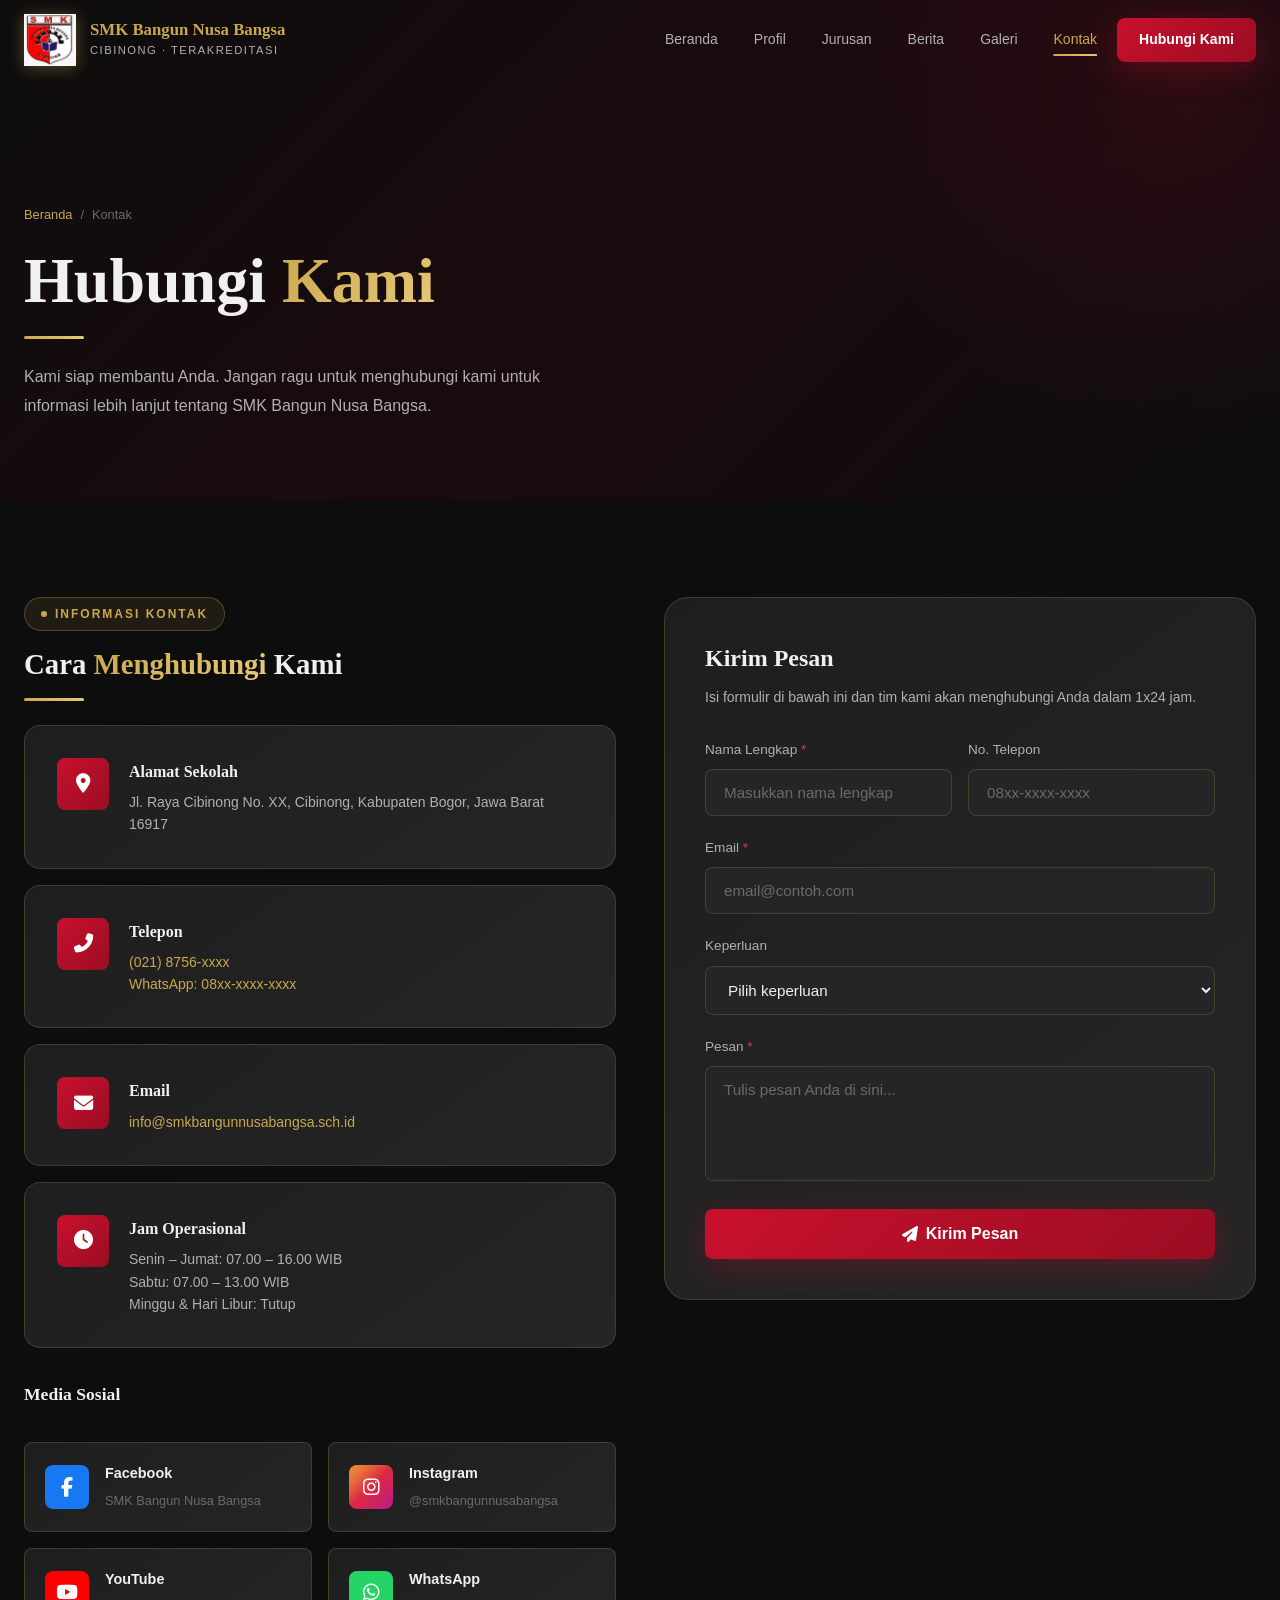
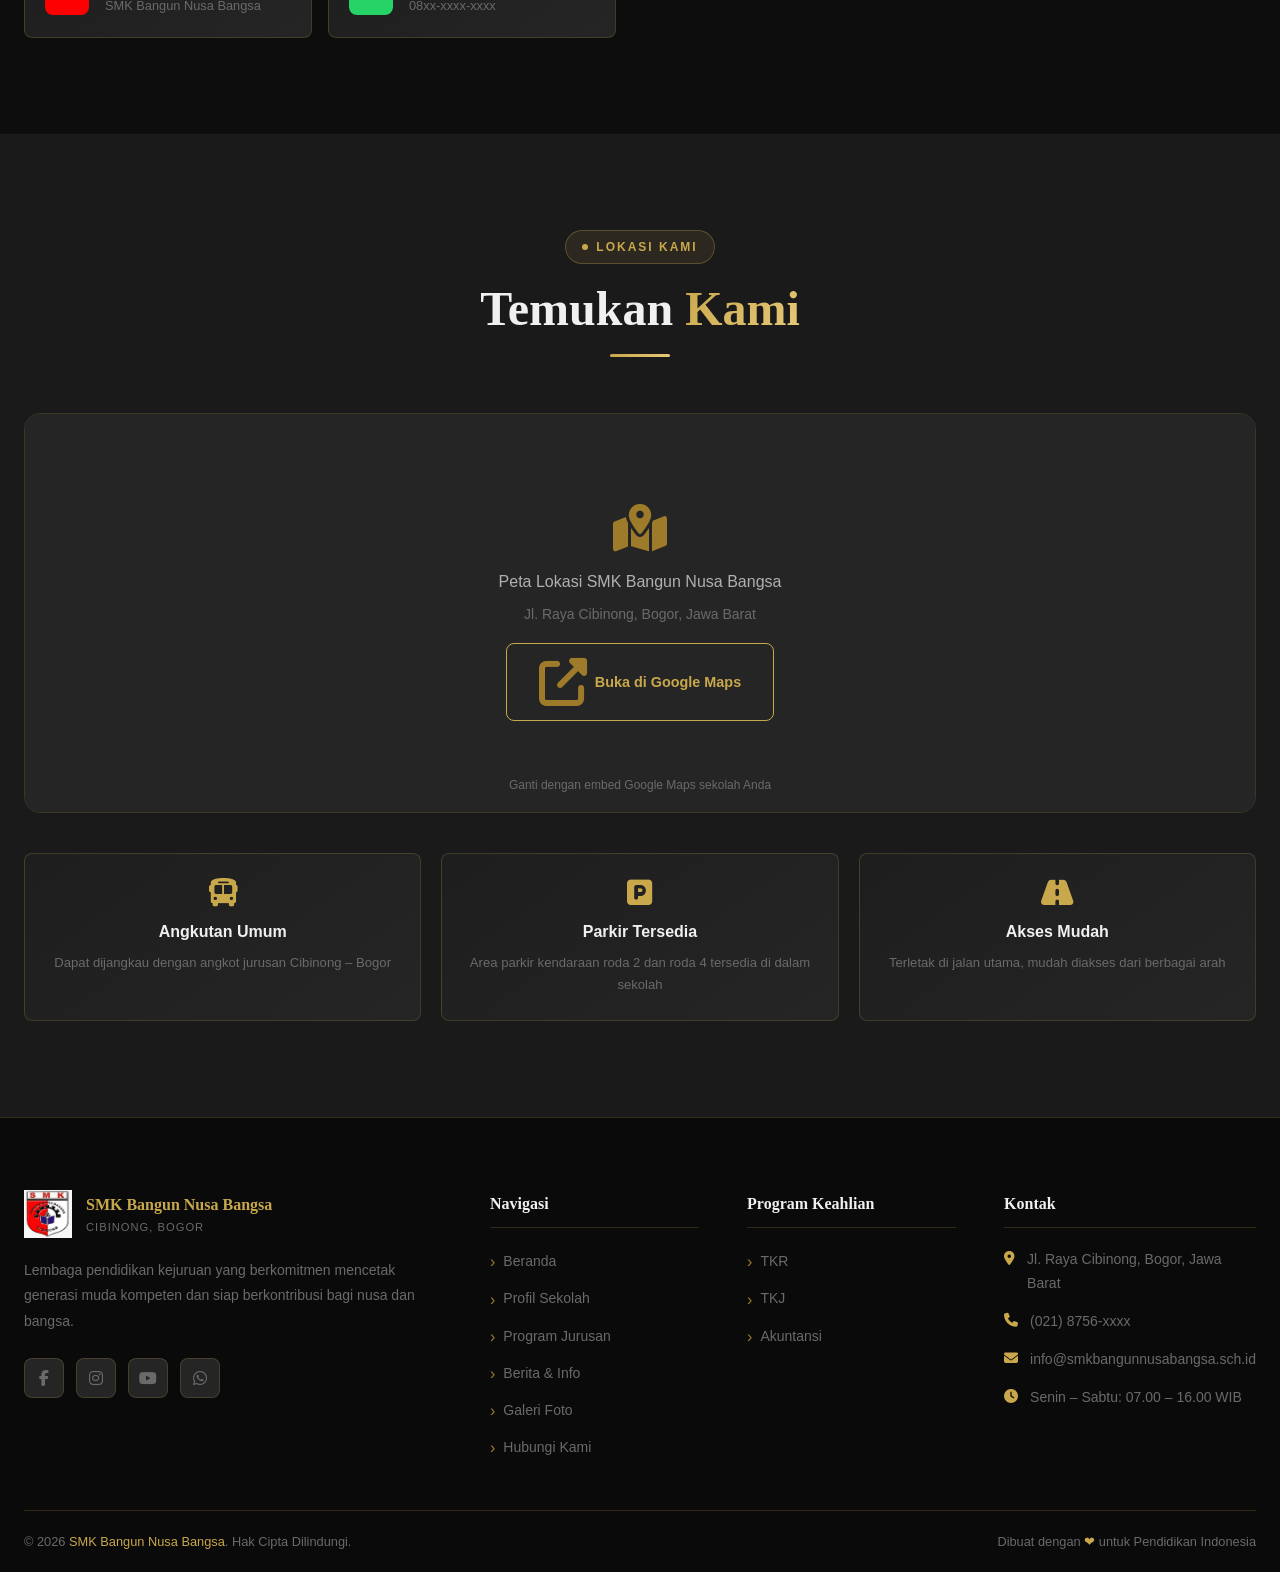
<file: smkwayan/kontak.html>
<!DOCTYPE html>
<html lang="id">
<head>
  <meta charset="UTF-8" /><meta name="viewport" content="width=device-width, initial-scale=1.0" />
  <meta name="description" content="Hubungi SMK Bangun Nusa Bangsa Cibinong - Informasi kontak, alamat, dan formulir pesan." />
  <title>Kontak | SMK Bangun Nusa Bangsa</title>
  <link rel="icon" href="assets/images/logo-smk.png" type="image/png" />
  <link rel="stylesheet" href="css/style.css" />
  <link rel="stylesheet" href="https://cdnjs.cloudflare.com/ajax/libs/font-awesome/6.5.0/css/all.min.css" />
  <style>
    .contact-info-card { background: var(--gradient-card); border: 1px solid var(--border-color); border-radius: var(--radius-md); padding: 32px; display: flex; align-items: flex-start; gap: 20px; transition: var(--transition); }
    .contact-info-card:hover { border-color: var(--border-hover); transform: translateY(-4px); box-shadow: var(--shadow-dark); }
    .contact-info-icon { width: 52px; height: 52px; min-width: 52px; background: var(--gradient-red); border-radius: var(--radius-sm); display: flex; align-items: center; justify-content: center; font-size: 1.2rem; color: #fff; }
    .contact-info-content h4 { font-family: var(--font-heading); font-size: 1rem; font-weight: 700; color: var(--text-primary); margin-bottom: 6px; }
    .contact-info-content p { font-size: 0.875rem; color: var(--text-secondary); line-height: 1.6; }
    .contact-info-content a { color: var(--gold-primary); }
    .contact-info-content a:hover { color: var(--gold-light); }
    .form-card { background: var(--gradient-card); border: 1px solid var(--border-color); border-radius: var(--radius-lg); padding: 40px; }
    .map-wrap { border-radius: var(--radius-md); overflow: hidden; height: 400px; border: 1px solid var(--border-color); }
    .map-wrap iframe { width: 100%; height: 100%; border: none; }
    .map-placeholder { width: 100%; height: 100%; background: var(--surface); display: flex; flex-direction: column; align-items: center; justify-content: center; gap: 16px; color: var(--text-muted); }
    .map-placeholder i { font-size: 3rem; color: var(--gold-dark); }
    .social-contact-grid { display: grid; grid-template-columns: repeat(2, 1fr); gap: 16px; margin-top: 32px; }
    .social-contact-item { display: flex; align-items: center; gap: 16px; padding: 18px 20px; background: var(--gradient-card); border: 1px solid var(--border-color); border-radius: var(--radius-sm); transition: var(--transition); cursor: pointer; }
    .social-contact-item:hover { border-color: var(--border-hover); transform: translateX(4px); }
    .social-contact-icon { width: 44px; height: 44px; border-radius: var(--radius-sm); display: flex; align-items: center; justify-content: center; font-size: 1.2rem; color: #fff; flex-shrink: 0; }
    .si-fb { background: #1877f2; }
    .si-ig { background: linear-gradient(135deg, #f09433, #e6683c, #dc2743, #cc2366, #bc1888); }
    .si-yt { background: #ff0000; }
    .si-wa { background: #25d366; }
    .social-contact-text strong { display: block; font-size: 0.9rem; color: var(--text-primary); }
    .social-contact-text span { font-size: 0.8rem; color: var(--text-muted); }
    @media(max-width:768px){ .social-contact-grid{grid-template-columns:1fr;} }
  </style>
</head>
<body>
<div id="preloader"><img class="preloader-logo" src="assets/images/logo-smk.png" alt="Logo SMK" /><p class="preloader-text">SMK Bangun Nusa Bangsa</p><div class="preloader-bar"><div class="preloader-bar-fill"></div></div></div>
<header id="header">
  <nav class="nav-container">
    <a href="index.html" class="nav-brand"><img src="assets/images/logo-smk.png" alt="Logo" /><div class="brand-text"><span class="brand-name">SMK Bangun Nusa Bangsa</span><span class="brand-sub">Cibinong &middot; Terakreditasi</span></div></a>
    <div class="nav-links"><a href="index.html">Beranda</a><a href="profil.html">Profil</a><a href="jurusan.html">Jurusan</a><a href="berita.html">Berita</a><a href="galeri.html">Galeri</a><a href="kontak.html" class="active">Kontak</a><a href="kontak.html" class="btn-nav-cta">Hubungi Kami</a></div>
    <button class="hamburger" aria-label="Toggle Menu"><span></span><span></span><span></span></button>
  </nav>
  <nav class="mobile-nav"><a href="index.html">Beranda</a><a href="profil.html">Profil</a><a href="jurusan.html">Jurusan</a><a href="berita.html">Berita</a><a href="galeri.html">Galeri</a><a href="kontak.html" class="active">Kontak</a></nav>
</header>
<section class="page-hero">
  <div class="particles"></div>
  <div class="container">
    <div class="page-hero-content">
      <div class="breadcrumb"><a href="index.html">Beranda</a><span>/</span><span>Kontak</span></div>
      <h1 class="page-hero-title">Hubungi <span>Kami</span></h1>
      <div class="gold-line"></div>
      <p style="color:var(--text-secondary);max-width:580px;line-height:1.8;">Kami siap membantu Anda. Jangan ragu untuk menghubungi kami untuk informasi lebih lanjut tentang SMK Bangun Nusa Bangsa.</p>
    </div>
  </div>
</section>
<!-- INFO KONTAK + FORM -->
<section style="background:var(--primary-dark)">
  <div class="container">
    <div class="grid-2" style="gap:48px;align-items:flex-start;">
      <!-- LEFT: Info + Form -->
      <div>
        <span class="section-badge">Informasi Kontak</span>
        <h2 class="section-title" style="font-size:1.8rem;">Cara <span>Menghubungi</span> Kami</h2>
        <div class="gold-line"></div>
        <div style="display:flex;flex-direction:column;gap:16px;margin-bottom:32px;">
          <div class="contact-info-card reveal">
            <div class="contact-info-icon"><i class="fas fa-map-marker-alt"></i></div>
            <div class="contact-info-content"><h4>Alamat Sekolah</h4><p>Jl. Raya Cibinong No. XX, Cibinong, Kabupaten Bogor, Jawa Barat 16917</p></div>
          </div>
          <div class="contact-info-card reveal">
            <div class="contact-info-icon"><i class="fas fa-phone-alt"></i></div>
            <div class="contact-info-content"><h4>Telepon</h4><p><a href="tel:+62218756xxxx">(021) 8756-xxxx</a><br/><a href="https://wa.me/628xxxxxxxxx">WhatsApp: 08xx-xxxx-xxxx</a></p></div>
          </div>
          <div class="contact-info-card reveal">
            <div class="contact-info-icon"><i class="fas fa-envelope"></i></div>
            <div class="contact-info-content"><h4>Email</h4><p><a href="mailto:info@smkbangunnusabangsa.sch.id">info@smkbangunnusabangsa.sch.id</a></p></div>
          </div>
          <div class="contact-info-card reveal">
            <div class="contact-info-icon"><i class="fas fa-clock"></i></div>
            <div class="contact-info-content"><h4>Jam Operasional</h4><p>Senin &ndash; Jumat: 07.00 &ndash; 16.00 WIB<br/>Sabtu: 07.00 &ndash; 13.00 WIB<br/>Minggu &amp; Hari Libur: Tutup</p></div>
          </div>
        </div>
        <h3 style="font-family:var(--font-heading);font-size:1.1rem;color:var(--text-primary);margin-bottom:8px;">Media Sosial</h3>
        <div class="social-contact-grid">
          <a href="#" class="social-contact-item"><div class="social-contact-icon si-fb"><i class="fab fa-facebook-f"></i></div><div class="social-contact-text"><strong>Facebook</strong><span>SMK Bangun Nusa Bangsa</span></div></a>
          <a href="#" class="social-contact-item"><div class="social-contact-icon si-ig"><i class="fab fa-instagram"></i></div><div class="social-contact-text"><strong>Instagram</strong><span>@smkbangunnusabangsa</span></div></a>
          <a href="#" class="social-contact-item"><div class="social-contact-icon si-yt"><i class="fab fa-youtube"></i></div><div class="social-contact-text"><strong>YouTube</strong><span>SMK Bangun Nusa Bangsa</span></div></a>
          <a href="#" class="social-contact-item"><div class="social-contact-icon si-wa"><i class="fab fa-whatsapp"></i></div><div class="social-contact-text"><strong>WhatsApp</strong><span>08xx-xxxx-xxxx</span></div></a>
        </div>
      </div>
      <!-- RIGHT: Form -->
      <div class="form-card reveal-right">
        <h3 style="font-family:var(--font-heading);font-size:1.5rem;font-weight:700;color:var(--text-primary);margin-bottom:8px;">Kirim Pesan</h3>
        <p style="color:var(--text-secondary);font-size:0.875rem;margin-bottom:28px;">Isi formulir di bawah ini dan tim kami akan menghubungi Anda dalam 1x24 jam.</p>
        <form id="contact-form" novalidate>
          <div class="grid-2" style="gap:16px;">
            <div class="form-group"><label class="form-label" for="nama">Nama Lengkap <span style="color:var(--red-light);">*</span></label><input class="form-control" type="text" id="nama" name="nama" placeholder="Masukkan nama lengkap" required /></div>
            <div class="form-group"><label class="form-label" for="phone">No. Telepon</label><input class="form-control" type="tel" id="phone" name="phone" placeholder="08xx-xxxx-xxxx" /></div>
          </div>
          <div class="form-group"><label class="form-label" for="email">Email <span style="color:var(--red-light);">*</span></label><input class="form-control" type="email" id="email" name="email" placeholder="email@contoh.com" required /></div>
          <div class="form-group"><label class="form-label" for="keperluan">Keperluan</label>
            <select class="form-control" id="keperluan" name="keperluan">
              <option value="" disabled selected>Pilih keperluan</option>
              <option>Informasi Pendaftaran Siswa Baru</option>
              <option>Informasi Program Jurusan</option>
              <option>Kerjasama / Kemitraan</option>
              <option>Konsultasi Akademik</option>
              <option>Pengaduan / Saran</option>
              <option>Lainnya</option>
            </select>
          </div>
          <div class="form-group"><label class="form-label" for="pesan">Pesan <span style="color:var(--red-light);">*</span></label><textarea class="form-control" id="pesan" name="pesan" rows="5" placeholder="Tulis pesan Anda di sini..." required></textarea></div>
          <button type="submit" class="btn btn-primary" style="width:100%;justify-content:center;padding:16px;font-size:1rem;"><i class="fas fa-paper-plane"></i> Kirim Pesan</button>
        </form>
      </div>
    </div>
  </div>
</section>
<!-- PETA -->
<section style="background:var(--secondary-dark)">
  <div class="container">
    <div class="section-header center">
      <span class="section-badge">Lokasi Kami</span>
      <h2 class="section-title">Temukan <span>Kami</span></h2>
      <div class="gold-line center"></div>
    </div>
    <div class="map-wrap reveal">
      <div class="map-placeholder">
        <i class="fas fa-map-marked-alt"></i>
        <div style="text-align:center;">
          <p style="font-size:1rem;color:var(--text-secondary);margin-bottom:8px;">Peta Lokasi SMK Bangun Nusa Bangsa</p>
          <p style="font-size:0.875rem;color:var(--text-muted);">Jl. Raya Cibinong, Bogor, Jawa Barat</p>
          <a href="https://maps.google.com" target="_blank" class="btn btn-outline" style="margin-top:16px;"><i class="fas fa-external-link-alt"></i> Buka di Google Maps</a>
        </div>
        <p style="font-size:0.75rem;color:var(--text-muted);position:absolute;bottom:16px;">Ganti dengan embed Google Maps sekolah Anda</p>
      </div>
    </div>
    <div style="margin-top:40px;display:grid;grid-template-columns:repeat(3,1fr);gap:20px;" class="reveal">
      <div style="text-align:center;padding:24px;background:var(--gradient-card);border:1px solid var(--border-color);border-radius:var(--radius-sm);"><i class="fas fa-bus" style="font-size:1.8rem;color:var(--gold-primary);margin-bottom:12px;display:block;"></i><strong style="color:var(--text-primary);display:block;margin-bottom:6px;">Angkutan Umum</strong><p style="font-size:0.82rem;color:var(--text-muted);">Dapat dijangkau dengan angkot jurusan Cibinong &ndash; Bogor</p></div>
      <div style="text-align:center;padding:24px;background:var(--gradient-card);border:1px solid var(--border-color);border-radius:var(--radius-sm);"><i class="fas fa-parking" style="font-size:1.8rem;color:var(--gold-primary);margin-bottom:12px;display:block;"></i><strong style="color:var(--text-primary);display:block;margin-bottom:6px;">Parkir Tersedia</strong><p style="font-size:0.82rem;color:var(--text-muted);">Area parkir kendaraan roda 2 dan roda 4 tersedia di dalam sekolah</p></div>
      <div style="text-align:center;padding:24px;background:var(--gradient-card);border:1px solid var(--border-color);border-radius:var(--radius-sm);"><i class="fas fa-road" style="font-size:1.8rem;color:var(--gold-primary);margin-bottom:12px;display:block;"></i><strong style="color:var(--text-primary);display:block;margin-bottom:6px;">Akses Mudah</strong><p style="font-size:0.82rem;color:var(--text-muted);">Terletak di jalan utama, mudah diakses dari berbagai arah</p></div>
    </div>
  </div>
</section>
<footer>
  <div class="container">
    <div class="footer-grid">
      <div><div class="footer-brand"><img src="assets/images/logo-smk.png" alt="Logo" /><div class="footer-brand-text"><div class="name">SMK Bangun Nusa Bangsa</div><div class="sub">Cibinong, Bogor</div></div></div><p class="footer-about">Lembaga pendidikan kejuruan yang berkomitmen mencetak generasi muda kompeten dan siap berkontribusi bagi nusa dan bangsa.</p><div class="footer-social"><a href="#" class="social-btn"><i class="fab fa-facebook-f"></i></a><a href="#" class="social-btn"><i class="fab fa-instagram"></i></a><a href="#" class="social-btn"><i class="fab fa-youtube"></i></a><a href="#" class="social-btn"><i class="fab fa-whatsapp"></i></a></div></div>
      <div><h4 class="footer-heading">Navigasi</h4><div class="footer-links"><a href="index.html">Beranda</a><a href="profil.html">Profil Sekolah</a><a href="jurusan.html">Program Jurusan</a><a href="berita.html">Berita &amp; Info</a><a href="galeri.html">Galeri Foto</a><a href="kontak.html">Hubungi Kami</a></div></div>
      <div><h4 class="footer-heading">Program Keahlian</h4><div class="footer-links"><a href="jurusan.html#tkr">TKR</a><a href="jurusan.html#tkj">TKJ</a><a href="jurusan.html#ak">Akuntansi</a></div></div>
      <div><h4 class="footer-heading">Kontak</h4><div class="footer-contact-item"><i class="fas fa-map-marker-alt"></i><span>Jl. Raya Cibinong, Bogor, Jawa Barat</span></div><div class="footer-contact-item"><i class="fas fa-phone"></i><span>(021) 8756-xxxx</span></div><div class="footer-contact-item"><i class="fas fa-envelope"></i><span>info@smkbangunnusabangsa.sch.id</span></div><div class="footer-contact-item"><i class="fas fa-clock"></i><span>Senin &ndash; Sabtu: 07.00 &ndash; 16.00 WIB</span></div></div>
    </div>
    <div class="footer-bottom"><p>&copy; 2026 <span>SMK Bangun Nusa Bangsa</span>. Hak Cipta Dilindungi.</p><p>Dibuat dengan <span>&#10084;</span> untuk Pendidikan Indonesia</p></div>
  </div>
</footer>
<button id="scroll-top" aria-label="Scroll to top"><i class="fas fa-chevron-up"></i></button>
<script src="js/main.js"></script>
</body>
</html>
</file>
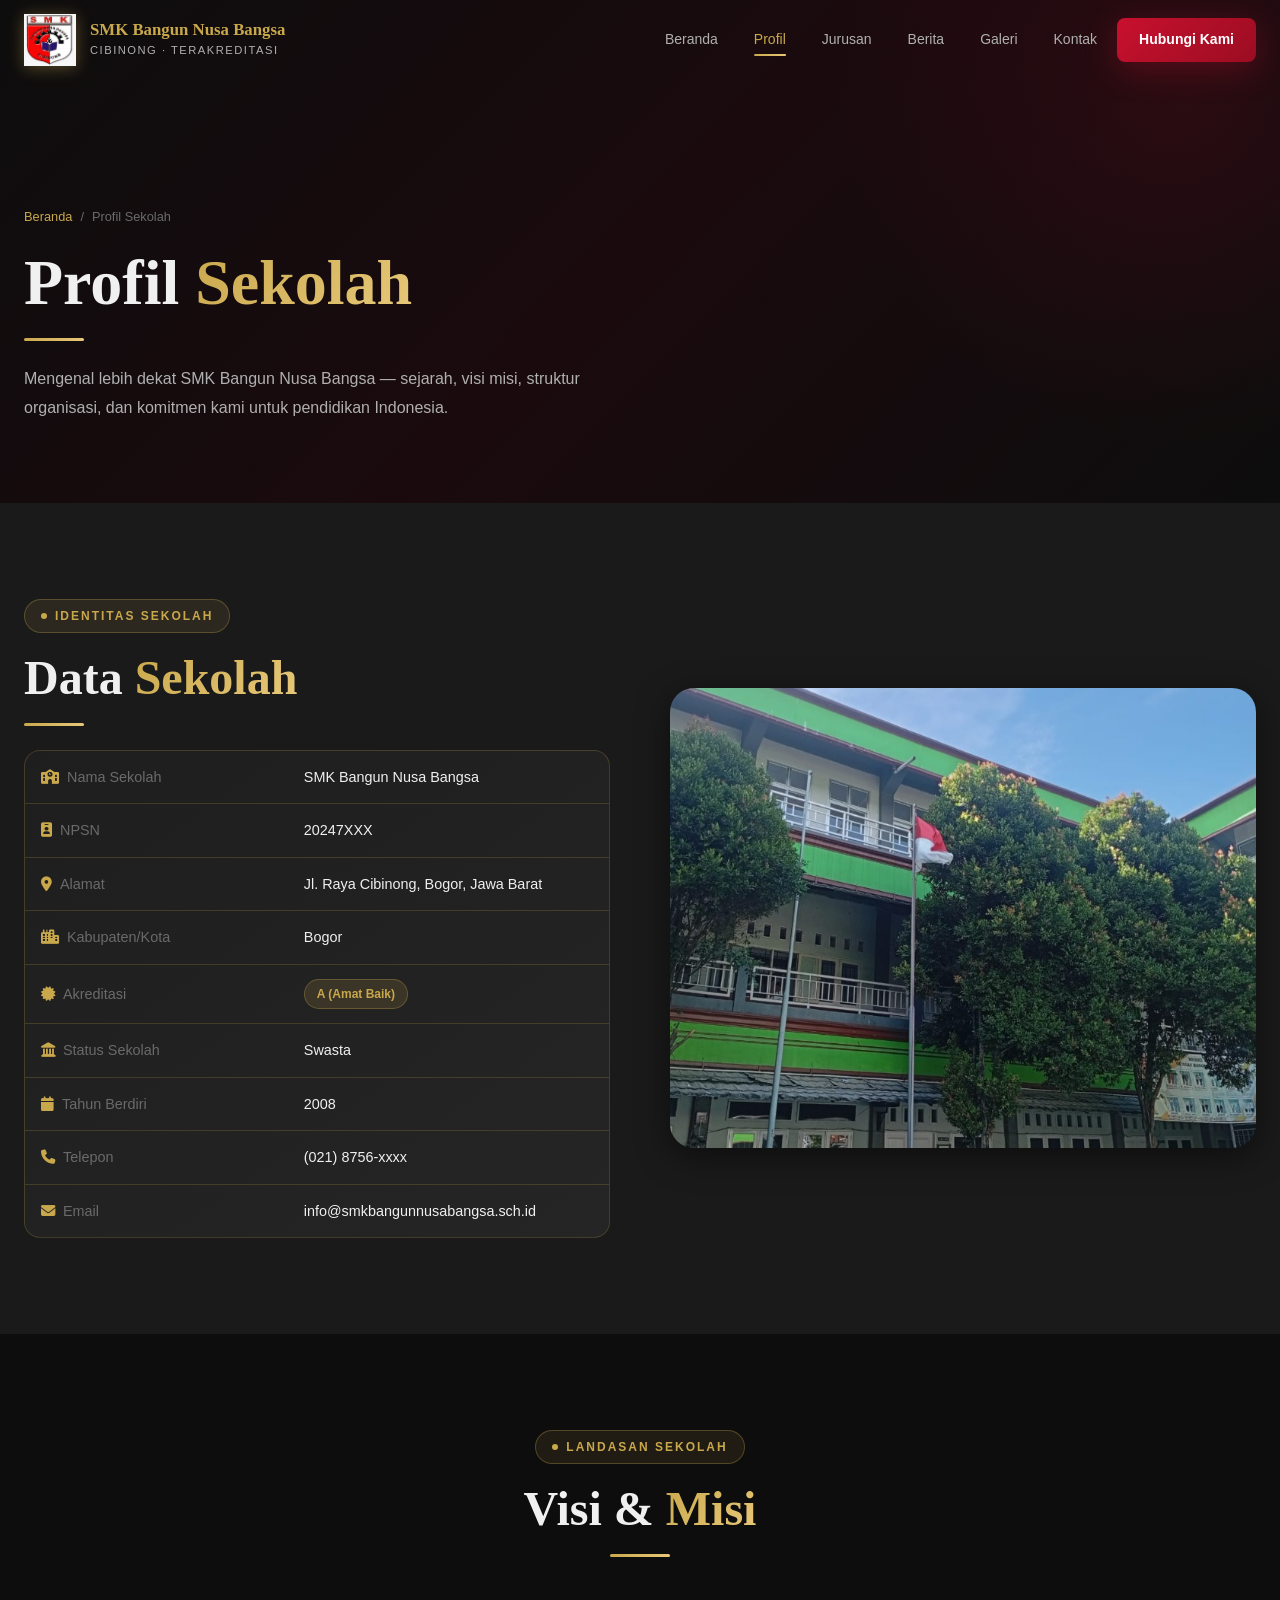
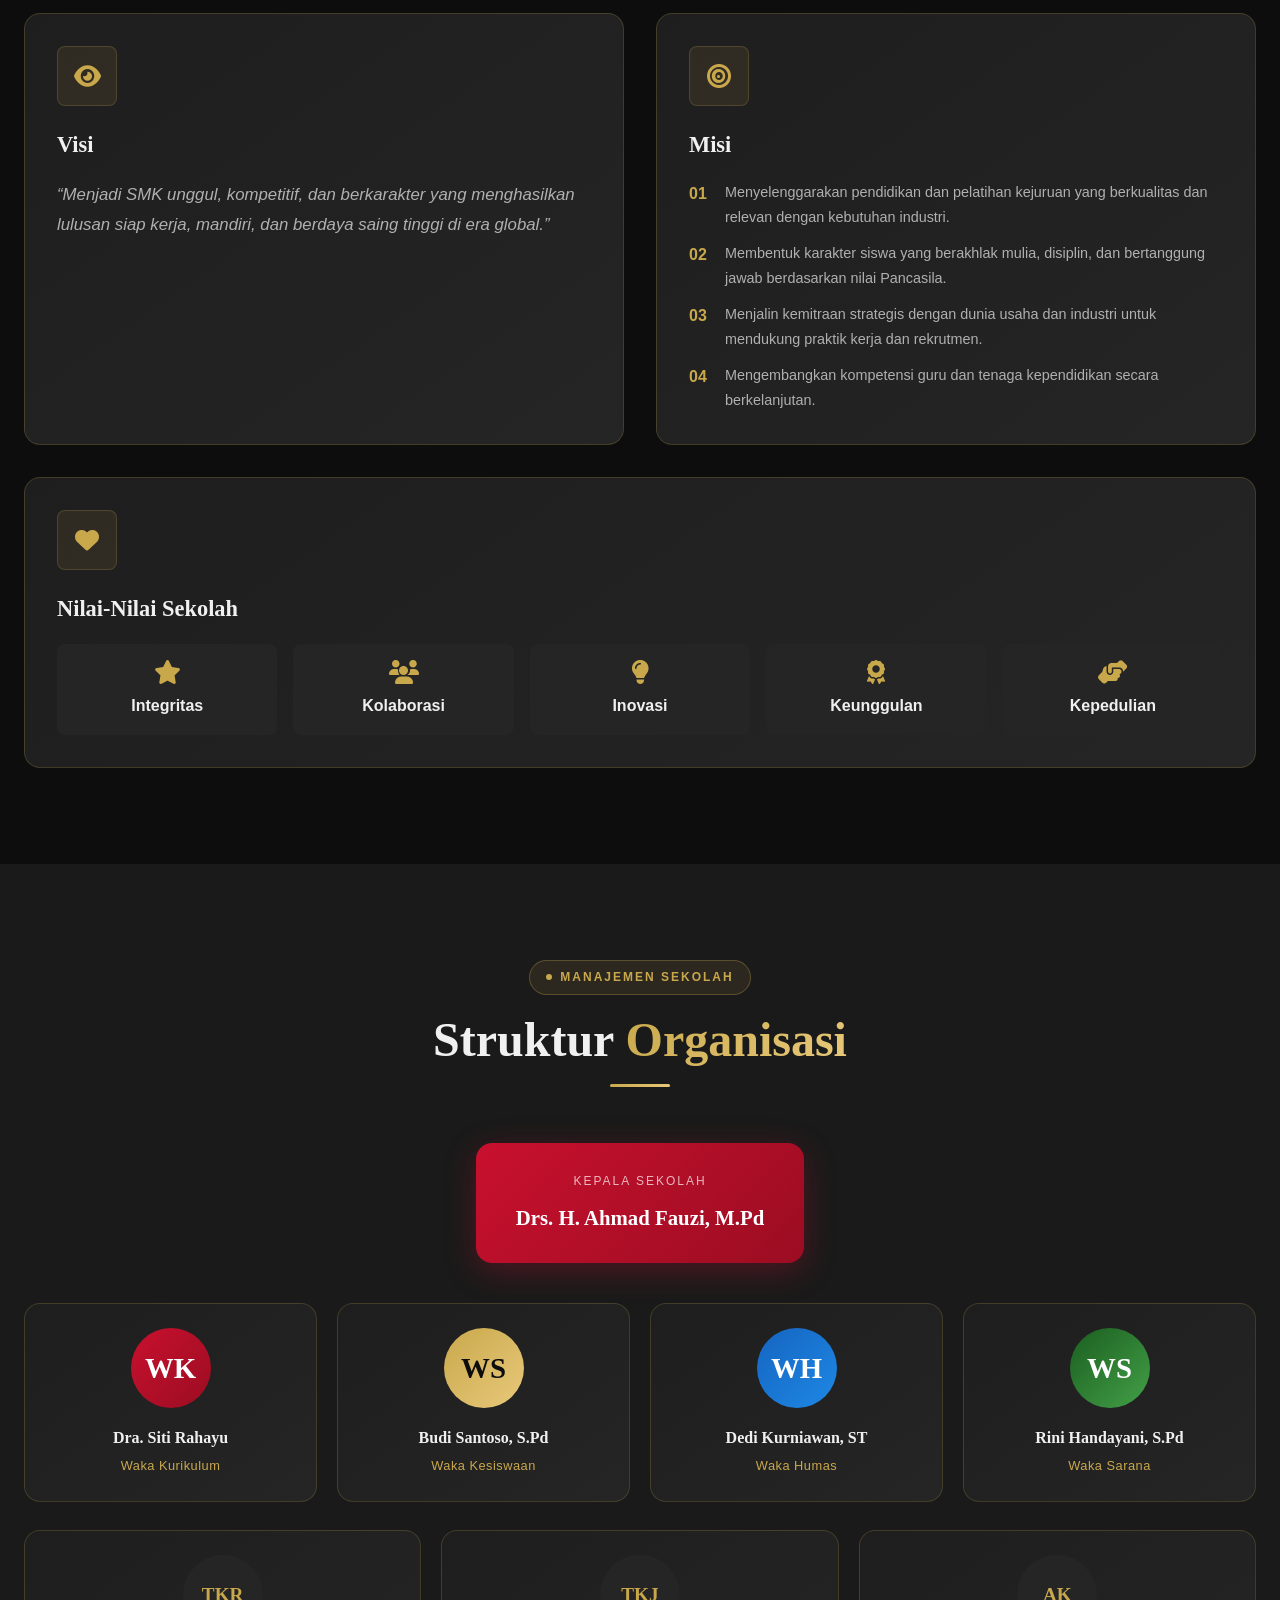
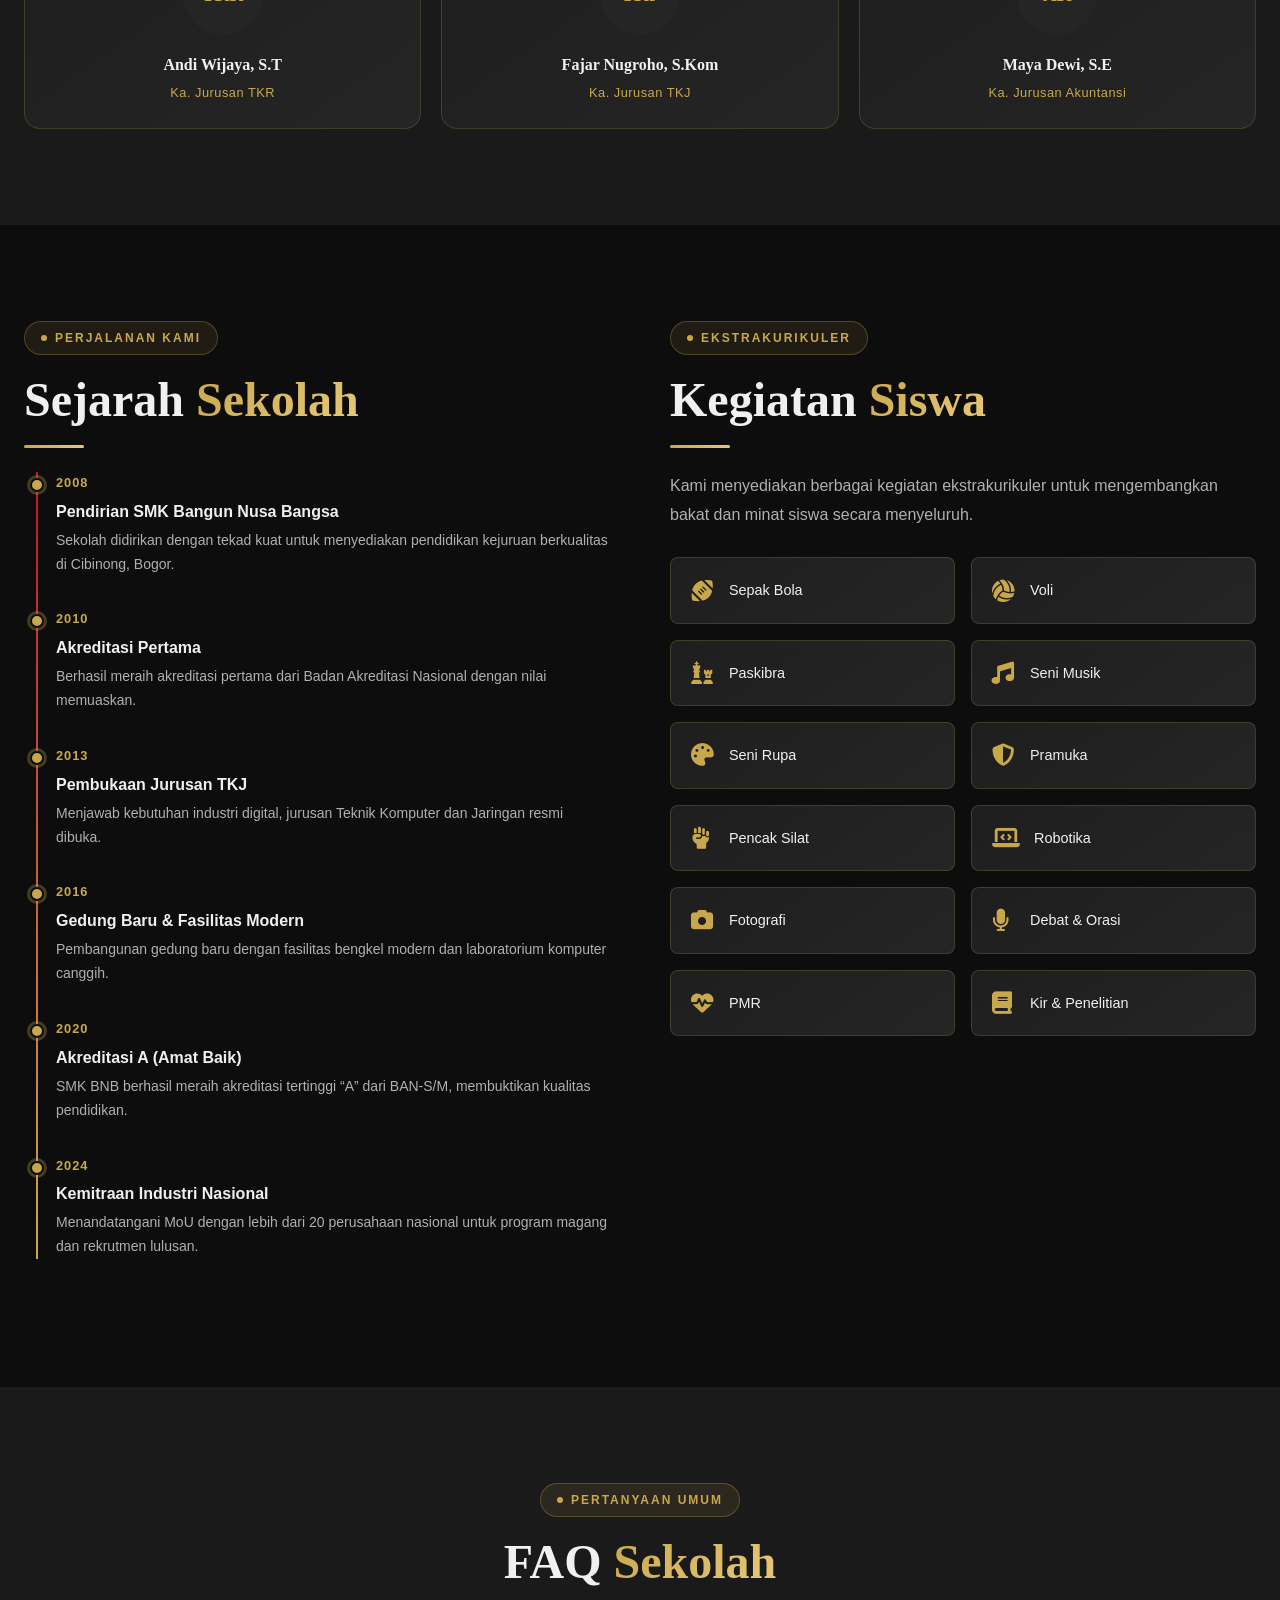
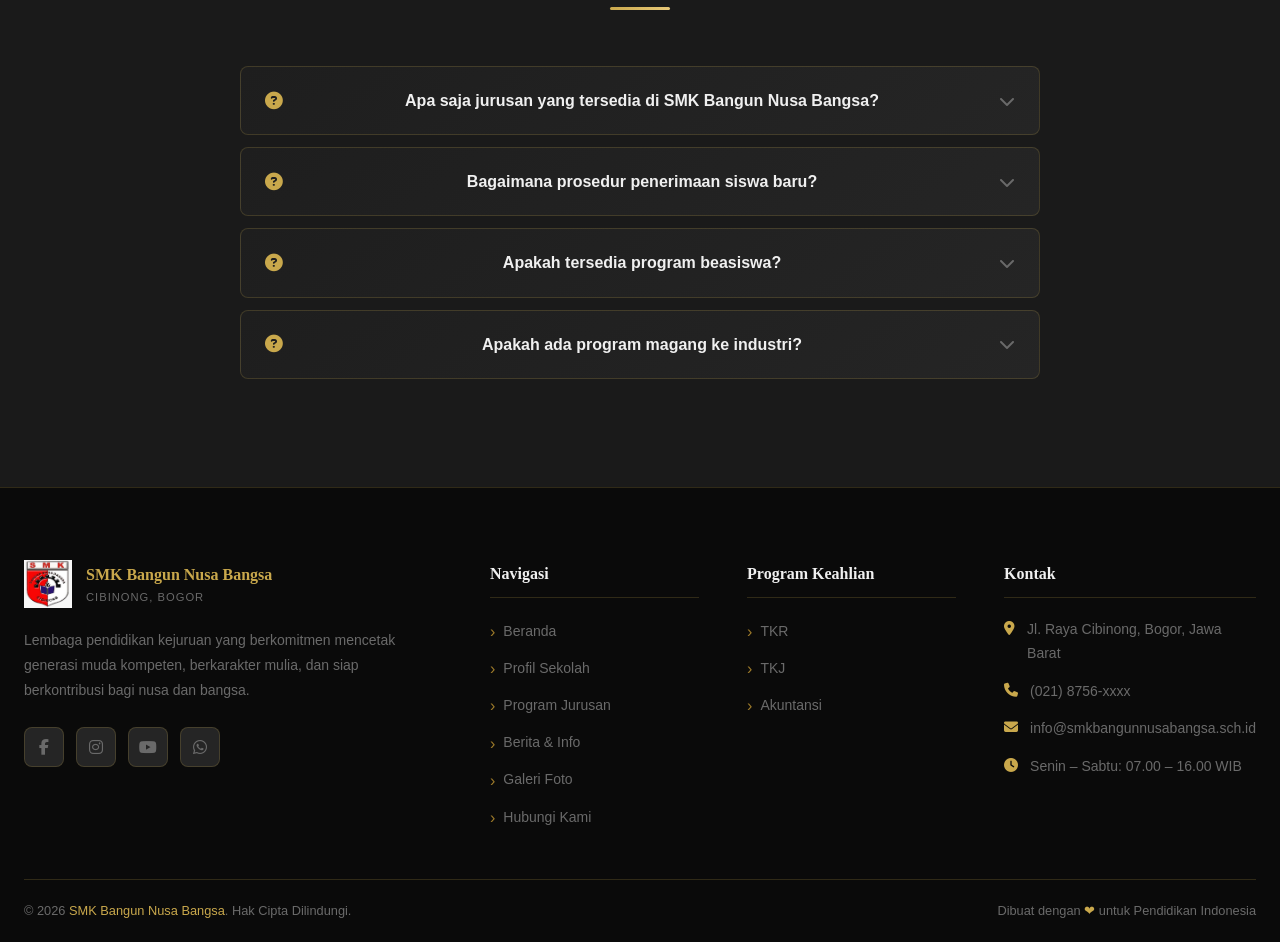
<file: smkwayan/profil.html>
<!DOCTYPE html>
<html lang="id">
<head>
  <meta charset="UTF-8" />
  <meta name="viewport" content="width=device-width, initial-scale=1.0" />
  <meta name="description" content="Profil SMK Bangun Nusa Bangsa Cibinong - Sejarah, Visi Misi, Struktur Organisasi, dan Data Sekolah." />
  <title>Profil Sekolah | SMK Bangun Nusa Bangsa</title>
  <link rel="icon" href="assets/images/logo-smk.png" type="image/png" />
  <link rel="stylesheet" href="css/style.css" />
  <link rel="stylesheet" href="https://cdnjs.cloudflare.com/ajax/libs/font-awesome/6.5.0/css/all.min.css" />
  <style>
    .accordion-item { background: var(--gradient-card); border: 1px solid var(--border-color); border-radius: var(--radius-sm); margin-bottom: 12px; overflow: hidden; transition: var(--transition); }
    .accordion-item.open { border-color: var(--border-hover); }
    .accordion-header { display: flex; align-items: center; justify-content: space-between; padding: 20px 24px; cursor: pointer; font-weight: 600; color: var(--text-primary); transition: var(--transition); gap: 12px; }
    .accordion-header:hover { color: var(--gold-primary); }
    .accordion-header i.icon { color: var(--gold-primary); font-size: 1.1rem; min-width: 20px; }
    .accordion-arrow { color: var(--text-muted); transition: transform 0.3s; }
    .accordion-item.open .accordion-arrow { transform: rotate(180deg); color: var(--gold-primary); }
    .accordion-body { max-height: 0; overflow: hidden; transition: max-height 0.4s ease; }
    .accordion-body-inner { padding: 0 24px 20px; color: var(--text-secondary); font-size: 0.9rem; line-height: 1.8; border-top: 1px solid var(--border-color); padding-top: 16px; }
    .data-table { width: 100%; border-collapse: collapse; }
    .data-table tr { border-bottom: 1px solid var(--border-color); }
    .data-table tr:last-child { border-bottom: none; }
    .data-table td { padding: 14px 16px; font-size: 0.9rem; }
    .data-table td:first-child { color: var(--text-muted); width: 45%; }
    .data-table td:last-child { color: var(--text-primary); font-weight: 500; }
    .struktur-card { background: var(--gradient-card); border: 1px solid var(--border-color); border-radius: var(--radius-md); padding: 24px; text-align: center; transition: var(--transition); }
    .struktur-card:hover { border-color: var(--border-hover); transform: translateY(-4px); }
    .struktur-avatar { width: 80px; height: 80px; background: var(--gradient-red); border-radius: 50%; margin: 0 auto 16px; display: flex; align-items: center; justify-content: center; font-family: var(--font-heading); font-size: 1.8rem; font-weight: 700; color: #fff; }
    .struktur-name { font-family: var(--font-heading); font-size: 1rem; font-weight: 700; color: var(--text-primary); margin-bottom: 4px; }
    .struktur-role { font-size: 0.8rem; color: var(--gold-primary); font-weight: 500; letter-spacing: 0.5px; }
    .timeline { position: relative; padding-left: 32px; }
    .timeline::before { content: ''; position: absolute; left: 12px; top: 0; bottom: 0; width: 2px; background: linear-gradient(to bottom, var(--red-primary), var(--gold-primary)); }
    .timeline-item { position: relative; margin-bottom: 32px; }
    .timeline-dot { position: absolute; left: -26px; top: 6px; width: 14px; height: 14px; background: var(--gold-primary); border-radius: 50%; border: 2px solid var(--primary-dark); box-shadow: 0 0 0 3px rgba(201,168,76,0.3); }
    .timeline-year { font-size: 0.8rem; color: var(--gold-primary); font-weight: 700; letter-spacing: 1px; margin-bottom: 4px; }
    .timeline-title { font-weight: 600; color: var(--text-primary); margin-bottom: 4px; }
    .timeline-desc { font-size: 0.875rem; color: var(--text-secondary); line-height: 1.7; }
    .extracurricular-grid { display: grid; grid-template-columns: repeat(auto-fill, minmax(200px, 1fr)); gap: 16px; }
    .extracurricular-item { background: var(--gradient-card); border: 1px solid var(--border-color); border-radius: var(--radius-sm); padding: 20px; display: flex; align-items: center; gap: 14px; transition: var(--transition); }
    .extracurricular-item:hover { border-color: var(--border-hover); transform: translateY(-3px); }
    .extracurricular-item i { font-size: 1.4rem; color: var(--gold-primary); min-width: 24px; }
    .extracurricular-item span { font-size: 0.9rem; font-weight: 500; color: var(--text-primary); }
  </style>
</head>
<body>
<div id="preloader">
  <img class="preloader-logo" src="assets/images/logo-smk.png" alt="Logo SMK" />
  <p class="preloader-text">SMK Bangun Nusa Bangsa</p>
  <div class="preloader-bar"><div class="preloader-bar-fill"></div></div>
</div>
<header id="header">
  <nav class="nav-container">
    <a href="index.html" class="nav-brand"><img src="assets/images/logo-smk.png" alt="Logo" /><div class="brand-text"><span class="brand-name">SMK Bangun Nusa Bangsa</span><span class="brand-sub">Cibinong &middot; Terakreditasi</span></div></a>
    <div class="nav-links"><a href="index.html">Beranda</a><a href="profil.html" class="active">Profil</a><a href="jurusan.html">Jurusan</a><a href="berita.html">Berita</a><a href="galeri.html">Galeri</a><a href="kontak.html">Kontak</a><a href="kontak.html" class="btn-nav-cta">Hubungi Kami</a></div>
    <button class="hamburger" aria-label="Toggle Menu"><span></span><span></span><span></span></button>
  </nav>
  <nav class="mobile-nav"><a href="index.html">Beranda</a><a href="profil.html" class="active">Profil</a><a href="jurusan.html">Jurusan</a><a href="berita.html">Berita</a><a href="galeri.html">Galeri</a><a href="kontak.html">Kontak</a></nav>
</header>
<section class="page-hero">
  <div class="particles"></div>
  <div class="container">
    <div class="page-hero-content">
      <div class="breadcrumb"><a href="index.html">Beranda</a><span>/</span><span>Profil Sekolah</span></div>
      <h1 class="page-hero-title">Profil <span>Sekolah</span></h1>
      <div class="gold-line"></div>
      <p style="color:var(--text-secondary);max-width:600px;line-height:1.8;">Mengenal lebih dekat SMK Bangun Nusa Bangsa &mdash; sejarah, visi misi, struktur organisasi, dan komitmen kami untuk pendidikan Indonesia.</p>
    </div>
  </div>
</section>

<!-- DATA SEKOLAH -->
<section style="background:var(--secondary-dark)">
  <div class="container">
    <div class="grid-2" style="gap:60px;align-items:center;">
      <div class="reveal-left">
        <span class="section-badge">Identitas Sekolah</span>
        <h2 class="section-title">Data <span>Sekolah</span></h2>
        <div class="gold-line"></div>
        <div class="card" style="padding:0;">
          <table class="data-table">
            <tr><td><i class="fas fa-school" style="color:var(--gold-primary);margin-right:8px;"></i>Nama Sekolah</td><td>SMK Bangun Nusa Bangsa</td></tr>
            <tr><td><i class="fas fa-id-badge" style="color:var(--gold-primary);margin-right:8px;"></i>NPSN</td><td>20247XXX</td></tr>
            <tr><td><i class="fas fa-map-marker-alt" style="color:var(--gold-primary);margin-right:8px;"></i>Alamat</td><td>Jl. Raya Cibinong, Bogor, Jawa Barat</td></tr>
            <tr><td><i class="fas fa-city" style="color:var(--gold-primary);margin-right:8px;"></i>Kabupaten/Kota</td><td>Bogor</td></tr>
            <tr><td><i class="fas fa-certificate" style="color:var(--gold-primary);margin-right:8px;"></i>Akreditasi</td><td><span class="tag tag-gold">A (Amat Baik)</span></td></tr>
            <tr><td><i class="fas fa-landmark" style="color:var(--gold-primary);margin-right:8px;"></i>Status Sekolah</td><td>Swasta</td></tr>
            <tr><td><i class="fas fa-calendar" style="color:var(--gold-primary);margin-right:8px;"></i>Tahun Berdiri</td><td>2008</td></tr>
            <tr><td><i class="fas fa-phone" style="color:var(--gold-primary);margin-right:8px;"></i>Telepon</td><td>(021) 8756-xxxx</td></tr>
            <tr><td><i class="fas fa-envelope" style="color:var(--gold-primary);margin-right:8px;"></i>Email</td><td>info@smkbangunnusabangsa.sch.id</td></tr>
          </table>
        </div>
      </div>
      <div class="reveal-right">
        <img src="assets/images/gedung.jpg" alt="Gedung SMK Bangun Nusa Bangsa" style="border-radius:var(--radius-lg);height:460px;object-fit:cover;width:100%;box-shadow:var(--shadow-dark);" />
      </div>
    </div>
  </div>
</section>

<!-- VISI MISI -->
<section style="background:var(--primary-dark)">
  <div class="container">
    <div class="section-header center">
      <span class="section-badge">Landasan Sekolah</span>
      <h2 class="section-title">Visi &amp; <span>Misi</span></h2>
      <div class="gold-line center"></div>
    </div>
    <div class="grid-2" style="gap:32px;">
      <div class="card reveal-left">
        <div class="icon-box"><i class="fas fa-eye"></i></div>
        <h3 style="font-family:var(--font-heading);font-size:1.4rem;font-weight:700;color:var(--text-primary);margin-bottom:16px;">Visi</h3>
        <p style="color:var(--text-secondary);line-height:1.8;font-style:italic;font-size:1.05rem;">&ldquo;Menjadi SMK unggul, kompetitif, dan berkarakter yang menghasilkan lulusan siap kerja, mandiri, dan berdaya saing tinggi di era global.&rdquo;</p>
      </div>
      <div class="card reveal-right">
        <div class="icon-box"><i class="fas fa-bullseye"></i></div>
        <h3 style="font-family:var(--font-heading);font-size:1.4rem;font-weight:700;color:var(--text-primary);margin-bottom:16px;">Misi</h3>
        <div style="display:flex;flex-direction:column;gap:12px;">
          <div style="display:flex;gap:12px;align-items:flex-start;"><span style="color:var(--gold-primary);font-weight:700;min-width:24px;">01</span><p style="color:var(--text-secondary);font-size:0.9rem;line-height:1.7;">Menyelenggarakan pendidikan dan pelatihan kejuruan yang berkualitas dan relevan dengan kebutuhan industri.</p></div>
          <div style="display:flex;gap:12px;align-items:flex-start;"><span style="color:var(--gold-primary);font-weight:700;min-width:24px;">02</span><p style="color:var(--text-secondary);font-size:0.9rem;line-height:1.7;">Membentuk karakter siswa yang berakhlak mulia, disiplin, dan bertanggung jawab berdasarkan nilai Pancasila.</p></div>
          <div style="display:flex;gap:12px;align-items:flex-start;"><span style="color:var(--gold-primary);font-weight:700;min-width:24px;">03</span><p style="color:var(--text-secondary);font-size:0.9rem;line-height:1.7;">Menjalin kemitraan strategis dengan dunia usaha dan industri untuk mendukung praktik kerja dan rekrutmen.</p></div>
          <div style="display:flex;gap:12px;align-items:flex-start;"><span style="color:var(--gold-primary);font-weight:700;min-width:24px;">04</span><p style="color:var(--text-secondary);font-size:0.9rem;line-height:1.7;">Mengembangkan kompetensi guru dan tenaga kependidikan secara berkelanjutan.</p></div>
        </div>
      </div>
    </div>
    <div style="margin-top:32px;" class="card reveal">
      <div class="icon-box"><i class="fas fa-heart"></i></div>
      <h3 style="font-family:var(--font-heading);font-size:1.4rem;font-weight:700;color:var(--text-primary);margin-bottom:16px;">Nilai-Nilai Sekolah</h3>
      <div style="display:grid;grid-template-columns:repeat(auto-fit,minmax(160px,1fr));gap:16px;">
        <div style="text-align:center;padding:16px;background:var(--surface);border-radius:var(--radius-sm);"><i class="fas fa-star" style="color:var(--gold-primary);font-size:1.5rem;margin-bottom:8px;display:block;"></i><strong style="color:var(--text-primary);">Integritas</strong></div>
        <div style="text-align:center;padding:16px;background:var(--surface);border-radius:var(--radius-sm);"><i class="fas fa-users" style="color:var(--gold-primary);font-size:1.5rem;margin-bottom:8px;display:block;"></i><strong style="color:var(--text-primary);">Kolaborasi</strong></div>
        <div style="text-align:center;padding:16px;background:var(--surface);border-radius:var(--radius-sm);"><i class="fas fa-lightbulb" style="color:var(--gold-primary);font-size:1.5rem;margin-bottom:8px;display:block;"></i><strong style="color:var(--text-primary);">Inovasi</strong></div>
        <div style="text-align:center;padding:16px;background:var(--surface);border-radius:var(--radius-sm);"><i class="fas fa-award" style="color:var(--gold-primary);font-size:1.5rem;margin-bottom:8px;display:block;"></i><strong style="color:var(--text-primary);">Keunggulan</strong></div>
        <div style="text-align:center;padding:16px;background:var(--surface);border-radius:var(--radius-sm);"><i class="fas fa-hands-helping" style="color:var(--gold-primary);font-size:1.5rem;margin-bottom:8px;display:block;"></i><strong style="color:var(--text-primary);">Kepedulian</strong></div>
      </div>
    </div>
  </div>
</section>

<!-- STRUKTUR ORGANISASI -->
<section style="background:var(--secondary-dark)">
  <div class="container">
    <div class="section-header center">
      <span class="section-badge">Manajemen Sekolah</span>
      <h2 class="section-title">Struktur <span>Organisasi</span></h2>
      <div class="gold-line center"></div>
    </div>
    <div style="text-align:center;margin-bottom:40px;" class="reveal">
      <div style="display:inline-block;background:var(--gradient-red);border-radius:var(--radius-md);padding:28px 40px;box-shadow:var(--shadow-red);">
        <div style="font-size:0.75rem;color:rgba(255,255,255,0.7);letter-spacing:2px;text-transform:uppercase;margin-bottom:8px;">Kepala Sekolah</div>
        <div style="font-family:var(--font-heading);font-size:1.3rem;font-weight:700;color:#fff;">Drs. H. Ahmad Fauzi, M.Pd</div>
      </div>
    </div>
    <div class="grid-4" style="gap:20px;margin-bottom:28px;">
      <div class="struktur-card reveal"><div class="struktur-avatar">WK</div><div class="struktur-name">Dra. Siti Rahayu</div><div class="struktur-role">Waka Kurikulum</div></div>
      <div class="struktur-card reveal delay-1"><div class="struktur-avatar" style="background:var(--gradient-gold);color:var(--primary-dark);">WS</div><div class="struktur-name">Budi Santoso, S.Pd</div><div class="struktur-role">Waka Kesiswaan</div></div>
      <div class="struktur-card reveal delay-2"><div class="struktur-avatar" style="background:linear-gradient(135deg,#1565c0,#1e88e5);">WH</div><div class="struktur-name">Dedi Kurniawan, ST</div><div class="struktur-role">Waka Humas</div></div>
      <div class="struktur-card reveal delay-3"><div class="struktur-avatar" style="background:linear-gradient(135deg,#1b5e20,#43a047);">WS</div><div class="struktur-name">Rini Handayani, S.Pd</div><div class="struktur-role">Waka Sarana</div></div>
    </div>
    <div class="grid-3" style="gap:20px;">
      <div class="struktur-card reveal"><div class="struktur-avatar" style="font-size:1.2rem;background:var(--surface);color:var(--gold-primary);">TKR</div><div class="struktur-name">Andi Wijaya, S.T</div><div class="struktur-role">Ka. Jurusan TKR</div></div>
      <div class="struktur-card reveal delay-2"><div class="struktur-avatar" style="font-size:1.2rem;background:var(--surface);color:var(--gold-primary);">TKJ</div><div class="struktur-name">Fajar Nugroho, S.Kom</div><div class="struktur-role">Ka. Jurusan TKJ</div></div>
      <div class="struktur-card reveal delay-4"><div class="struktur-avatar" style="font-size:1.2rem;background:var(--surface);color:var(--gold-primary);">AK</div><div class="struktur-name">Maya Dewi, S.E</div><div class="struktur-role">Ka. Jurusan Akuntansi</div></div>
    </div>
  </div>
</section>

<!-- SEJARAH -->
<section style="background:var(--primary-dark)">
  <div class="container">
    <div class="grid-2" style="gap:60px;align-items:flex-start;">
      <div class="reveal-left">
        <span class="section-badge">Perjalanan Kami</span>
        <h2 class="section-title">Sejarah <span>Sekolah</span></h2>
        <div class="gold-line"></div>
        <div class="timeline">
          <div class="timeline-item"><div class="timeline-dot"></div><div class="timeline-year">2008</div><div class="timeline-title">Pendirian SMK Bangun Nusa Bangsa</div><div class="timeline-desc">Sekolah didirikan dengan tekad kuat untuk menyediakan pendidikan kejuruan berkualitas di Cibinong, Bogor.</div></div>
          <div class="timeline-item"><div class="timeline-dot"></div><div class="timeline-year">2010</div><div class="timeline-title">Akreditasi Pertama</div><div class="timeline-desc">Berhasil meraih akreditasi pertama dari Badan Akreditasi Nasional dengan nilai memuaskan.</div></div>
          <div class="timeline-item"><div class="timeline-dot"></div><div class="timeline-year">2013</div><div class="timeline-title">Pembukaan Jurusan TKJ</div><div class="timeline-desc">Menjawab kebutuhan industri digital, jurusan Teknik Komputer dan Jaringan resmi dibuka.</div></div>
          <div class="timeline-item"><div class="timeline-dot"></div><div class="timeline-year">2016</div><div class="timeline-title">Gedung Baru &amp; Fasilitas Modern</div><div class="timeline-desc">Pembangunan gedung baru dengan fasilitas bengkel modern dan laboratorium komputer canggih.</div></div>
          <div class="timeline-item"><div class="timeline-dot"></div><div class="timeline-year">2020</div><div class="timeline-title">Akreditasi A (Amat Baik)</div><div class="timeline-desc">SMK BNB berhasil meraih akreditasi tertinggi &ldquo;A&rdquo; dari BAN-S/M, membuktikan kualitas pendidikan.</div></div>
          <div class="timeline-item"><div class="timeline-dot"></div><div class="timeline-year">2024</div><div class="timeline-title">Kemitraan Industri Nasional</div><div class="timeline-desc">Menandatangani MoU dengan lebih dari 20 perusahaan nasional untuk program magang dan rekrutmen lulusan.</div></div>
        </div>
      </div>
      <div class="reveal-right">
        <span class="section-badge">Ekstrakurikuler</span>
        <h2 class="section-title">Kegiatan <span>Siswa</span></h2>
        <div class="gold-line"></div>
        <p style="color:var(--text-secondary);margin-bottom:28px;line-height:1.8;">Kami menyediakan berbagai kegiatan ekstrakurikuler untuk mengembangkan bakat dan minat siswa secara menyeluruh.</p>
        <div class="extracurricular-grid">
          <div class="extracurricular-item"><i class="fas fa-football-ball"></i><span>Sepak Bola</span></div>
          <div class="extracurricular-item"><i class="fas fa-volleyball-ball"></i><span>Voli</span></div>
          <div class="extracurricular-item"><i class="fas fa-chess"></i><span>Paskibra</span></div>
          <div class="extracurricular-item"><i class="fas fa-music"></i><span>Seni Musik</span></div>
          <div class="extracurricular-item"><i class="fas fa-palette"></i><span>Seni Rupa</span></div>
          <div class="extracurricular-item"><i class="fas fa-shield-alt"></i><span>Pramuka</span></div>
          <div class="extracurricular-item"><i class="fas fa-fist-raised"></i><span>Pencak Silat</span></div>
          <div class="extracurricular-item"><i class="fas fa-laptop-code"></i><span>Robotika</span></div>
          <div class="extracurricular-item"><i class="fas fa-camera"></i><span>Fotografi</span></div>
          <div class="extracurricular-item"><i class="fas fa-microphone"></i><span>Debat &amp; Orasi</span></div>
          <div class="extracurricular-item"><i class="fas fa-heartbeat"></i><span>PMR</span></div>
          <div class="extracurricular-item"><i class="fas fa-book"></i><span>Kir &amp; Penelitian</span></div>
        </div>
      </div>
    </div>
  </div>
</section>

<!-- FAQ -->
<section style="background:var(--secondary-dark)">
  <div class="container">
    <div class="section-header center">
      <span class="section-badge">Pertanyaan Umum</span>
      <h2 class="section-title">FAQ <span>Sekolah</span></h2>
      <div class="gold-line center"></div>
    </div>
    <div style="max-width:800px;margin:0 auto;" class="reveal">
      <div class="accordion-item"><div class="accordion-header"><i class="fas fa-question-circle icon"></i><span>Apa saja jurusan yang tersedia di SMK Bangun Nusa Bangsa?</span><i class="fas fa-chevron-down accordion-arrow"></i></div><div class="accordion-body"><div class="accordion-body-inner">SMK Bangun Nusa Bangsa memiliki 3 program keahlian: Teknik Kendaraan Ringan (TKR), Teknik Komputer dan Jaringan (TKJ), serta Akuntansi dan Keuangan (AK). Setiap jurusan dirancang untuk mempersiapkan siswa sesuai dengan kebutuhan industri terkini.</div></div></div>
      <div class="accordion-item"><div class="accordion-header"><i class="fas fa-question-circle icon"></i><span>Bagaimana prosedur penerimaan siswa baru?</span><i class="fas fa-chevron-down accordion-arrow"></i></div><div class="accordion-body"><div class="accordion-body-inner">Penerimaan siswa baru melalui jalur PPDB (Penerimaan Peserta Didik Baru). Calon siswa dapat mendaftar secara online maupun datang langsung ke sekolah dengan membawa dokumen yang diperlukan seperti ijazah SMP/MTs, akta kelahiran, dan kartu keluarga.</div></div></div>
      <div class="accordion-item"><div class="accordion-header"><i class="fas fa-question-circle icon"></i><span>Apakah tersedia program beasiswa?</span><i class="fas fa-chevron-down accordion-arrow"></i></div><div class="accordion-body"><div class="accordion-body-inner">Ya, sekolah menyediakan beasiswa PIP (Program Indonesia Pintar) bagi siswa yang memenuhi syarat, serta beasiswa prestasi bagi siswa berprestasi di tingkat kabupaten, provinsi, maupun nasional.</div></div></div>
      <div class="accordion-item"><div class="accordion-header"><i class="fas fa-question-circle icon"></i><span>Apakah ada program magang ke industri?</span><i class="fas fa-chevron-down accordion-arrow"></i></div><div class="accordion-body"><div class="accordion-body-inner">Ya! Kami memiliki program Praktik Kerja Lapangan (PKL) selama 3-6 bulan yang bekerja sama dengan lebih dari 50 perusahaan mitra di berbagai sektor industri, mulai dari otomotif, teknologi informasi, hingga keuangan.</div></div></div>
    </div>
  </div>
</section>

<footer>
  <div class="container">
    <div class="footer-grid">
      <div>
        <div class="footer-brand"><img src="assets/images/logo-smk.png" alt="Logo" /><div class="footer-brand-text"><div class="name">SMK Bangun Nusa Bangsa</div><div class="sub">Cibinong, Bogor</div></div></div>
        <p class="footer-about">Lembaga pendidikan kejuruan yang berkomitmen mencetak generasi muda kompeten, berkarakter mulia, dan siap berkontribusi bagi nusa dan bangsa.</p>
        <div class="footer-social"><a href="#" class="social-btn"><i class="fab fa-facebook-f"></i></a><a href="#" class="social-btn"><i class="fab fa-instagram"></i></a><a href="#" class="social-btn"><i class="fab fa-youtube"></i></a><a href="#" class="social-btn"><i class="fab fa-whatsapp"></i></a></div>
      </div>
      <div><h4 class="footer-heading">Navigasi</h4><div class="footer-links"><a href="index.html">Beranda</a><a href="profil.html">Profil Sekolah</a><a href="jurusan.html">Program Jurusan</a><a href="berita.html">Berita &amp; Info</a><a href="galeri.html">Galeri Foto</a><a href="kontak.html">Hubungi Kami</a></div></div>
      <div><h4 class="footer-heading">Program Keahlian</h4><div class="footer-links"><a href="jurusan.html#tkr">TKR</a><a href="jurusan.html#tkj">TKJ</a><a href="jurusan.html#ak">Akuntansi</a></div></div>
      <div><h4 class="footer-heading">Kontak</h4>
        <div class="footer-contact-item"><i class="fas fa-map-marker-alt"></i><span>Jl. Raya Cibinong, Bogor, Jawa Barat</span></div>
        <div class="footer-contact-item"><i class="fas fa-phone"></i><span>(021) 8756-xxxx</span></div>
        <div class="footer-contact-item"><i class="fas fa-envelope"></i><span>info@smkbangunnusabangsa.sch.id</span></div>
        <div class="footer-contact-item"><i class="fas fa-clock"></i><span>Senin &ndash; Sabtu: 07.00 &ndash; 16.00 WIB</span></div>
      </div>
    </div>
    <div class="footer-bottom"><p>&copy; 2026 <span>SMK Bangun Nusa Bangsa</span>. Hak Cipta Dilindungi.</p><p>Dibuat dengan <span>&#10084;</span> untuk Pendidikan Indonesia</p></div>
  </div>
</footer>
<button id="scroll-top" aria-label="Scroll to top"><i class="fas fa-chevron-up"></i></button>
<script src="js/main.js"></script>
</body>
</html>
</file>
<file: style.css>
/* ==========================================================================
   CYBERPUNK / HACKER TERMINAL DESIGN SYSTEM (NEO BLUE THEME)
   ========================================================================== */
:root {
  --bg-main: #040914;
  --bg-darker: #02050c;
  --bg-card: rgba(7, 18, 40, 0.85);
  --bg-card-hover: rgba(11, 28, 62, 0.94);
  --bg-terminal-bar: #091530;
  
  --neon-green: #00d2ff;
  --neon-green-glow: rgba(0, 210, 255, 0.42);
  --neon-green-soft: rgba(0, 210, 255, 0.12);
  
  --neon-cyan: #3b82f6;
  --neon-cyan-glow: rgba(59, 130, 246, 0.42);
  --neon-cyan-soft: rgba(59, 130, 246, 0.12);
  
  --neon-amber: #38bdf8;
  --neon-red: #f43f5e;
  
  --text-main: #f0f6ff;
  --text-dim: #93c5fd;
  --text-muted: #47628f;
  
  --border-color: rgba(0, 210, 255, 0.28);
  --border-cyan: rgba(59, 130, 246, 0.32);
  --border-card: rgba(0, 210, 255, 0.09);
  
  --font-mono: 'JetBrains Mono', 'Consolas', 'Courier New', monospace;
  --font-display: 'Orbitron', var(--font-mono);
  
  --glow-green: 0 0 10px var(--neon-green-glow), 0 0 20px rgba(0, 210, 255, 0.18);
  --glow-cyan: 0 0 10px var(--neon-cyan-glow), 0 0 20px rgba(59, 130, 246, 0.18);
}

* {
  box-sizing: border-box;
  margin: 0;
  padding: 0;
}

html {
  scroll-behavior: smooth;
  background-color: var(--bg-main);
  color: var(--text-main);
  font-family: var(--font-mono);
  font-size: 15px;
  line-height: 1.6;
}

body {
  background-color: var(--bg-main);
  background-image: 
    radial-gradient(circle at 50% 0%, rgba(0, 210, 255, 0.08) 0%, transparent 60%),
    radial-gradient(circle at 85% 35%, rgba(59, 130, 246, 0.06) 0%, transparent 50%),
    radial-gradient(circle at 10% 60%, rgba(56, 189, 248, 0.05) 0%, transparent 50%),
    linear-gradient(to bottom, transparent, rgba(2, 5, 12, 0.96));
  min-height: 100vh;
  position: relative;
  overflow-x: hidden;
}

/* --- Interactive Digital Dots Canvas --- */
#digital-dots-canvas {
  position: fixed;
  top: 0;
  left: 0;
  width: 100vw;
  height: 100vh;
  z-index: 1;
  opacity: 1;
  pointer-events: none;
}

/* --- Floating Cyber Defense Telemetry Widget --- */
.cyber-telemetry-hud {
  position: fixed;
  bottom: 24px;
  right: 24px;
  z-index: 100;
  background: rgba(7, 18, 40, 0.88);
  border: 1px solid var(--border-color);
  box-shadow: 0 4px 20px rgba(0, 0, 0, 0.7), 0 0 15px var(--neon-green-soft);
  backdrop-filter: blur(10px);
  border-radius: 6px;
  padding: 10px 14px;
  font-size: 0.75rem;
  font-family: var(--font-mono);
  display: flex;
  flex-direction: column;
  gap: 6px;
  pointer-events: auto;
  transition: all 0.3s ease;
}
.cyber-telemetry-hud:hover {
  border-color: var(--neon-green);
  box-shadow: 0 6px 25px rgba(0, 0, 0, 0.8), 0 0 25px var(--neon-green-glow);
}
.hud-telemetry-header {
  display: flex;
  align-items: center;
  gap: 8px;
  font-weight: 700;
  color: #fff;
  letter-spacing: 0.5px;
}
.hud-title {
  color: var(--neon-green);
  font-family: var(--font-display);
  font-size: 0.72rem;
}
.hud-pulse-btn {
  margin-left: auto;
  background: rgba(0, 210, 255, 0.15);
  border: 1px solid var(--border-color);
  color: var(--neon-green);
  padding: 2px 8px;
  font-size: 0.68rem;
  font-family: var(--font-mono);
  font-weight: 700;
  border-radius: 3px;
  cursor: pointer;
  display: inline-flex;
  align-items: center;
  gap: 4px;
  transition: all 0.2s ease;
}
.hud-pulse-btn:hover {
  background: var(--neon-green);
  color: #02050c;
  box-shadow: 0 0 10px var(--neon-green-glow);
}
.hud-telemetry-stats {
  display: flex;
  gap: 12px;
  color: var(--text-dim);
  font-size: 0.7rem;
}
@media (max-width: 768px) {
  .cyber-telemetry-hud {
    display: none;
  }
}

/* --- Scanline & CRT Effect --- */
.scanlines {
  position: fixed;
  top: 0;
  left: 0;
  width: 100%;
  height: 100%;
  pointer-events: none;
  z-index: 999;
  background: linear-gradient(
    rgba(4, 9, 20, 0) 50%, 
    rgba(0, 0, 0, 0.2) 50%
  ), linear-gradient(
    90deg,
    rgba(0, 210, 255, 0.015),
    rgba(59, 130, 246, 0.015),
    rgba(56, 189, 248, 0.015)
  );
  background-size: 100% 4px, 6px 100%;
  opacity: 0.55;
}

/* --- Scrollbar --- */
::-webkit-scrollbar {
  width: 8px;
}
::-webkit-scrollbar-track {
  background: var(--bg-darker);
}
::-webkit-scrollbar-thumb {
  background: #0f1e3d;
  border: 1px solid var(--border-color);
  border-radius: 4px;
}
::-webkit-scrollbar-thumb:hover {
  background: var(--neon-green);
  box-shadow: var(--glow-green);
}

/* --- Typography & Accents --- */
a {
  color: var(--neon-green);
  text-decoration: none;
  transition: all 0.2s ease;
}
a:hover {
  color: var(--neon-amber);
  text-shadow: var(--glow-green);
}

.accent-green { color: var(--neon-green); }
.accent-cyan { color: var(--neon-cyan); }
.accent-amber { color: var(--neon-amber); }
.accent-red { color: var(--neon-red); }
.dim { color: var(--text-dim); }
.muted { color: var(--text-muted); }

.glow-text-green {
  text-shadow: 0 0 8px var(--neon-green-glow);
}
.glow-text-cyan {
  text-shadow: 0 0 8px var(--neon-cyan-glow);
}

.container {
  max-width: 1200px;
  margin: 0 auto;
  padding: 0 24px;
}

section {
  position: relative;
  z-index: 5;
  background: transparent;
}

/* ==========================================================================
   HEADER & NAVIGATION (CYBER HUD)
   ========================================================================== */
.cyber-nav {
  position: sticky;
  top: 0;
  z-index: 100;
  background: rgba(4, 9, 20, 0.92);
  backdrop-filter: blur(12px);
  border-bottom: 1px solid var(--border-color);
  box-shadow: 0 4px 20px rgba(0, 0, 0, 0.7);
  transition: all 0.3s ease;
}
.cyber-nav.scrolled {
  box-shadow: 0 4px 30px rgba(0, 0, 0, 0.9), 0 0 15px rgba(0, 210, 255, 0.15);
  border-bottom-color: rgba(0, 210, 255, 0.5);
}

.nav-container {
  display: flex;
  justify-content: space-between;
  align-items: center;
  padding: 14px 24px;
}

.brand-logo {
  font-family: var(--font-display);
  font-size: 1.25rem;
  font-weight: 700;
  color: #fff;
  letter-spacing: 1px;
  display: flex;
  align-items: center;
  gap: 10px;
}

.brand-logo .term-prefix {
  color: var(--neon-green);
  animation: blink 1s infinite;
}

.badge-status {
  font-size: 0.7rem;
  background: var(--neon-green-soft);
  color: var(--neon-green);
  border: 1px solid var(--border-color);
  padding: 2px 8px;
  border-radius: 3px;
  letter-spacing: 0.5px;
  display: flex;
  align-items: center;
  gap: 6px;
}

.status-pulse {
  width: 6px;
  height: 6px;
  background-color: var(--neon-green);
  border-radius: 50%;
  box-shadow: 0 0 8px var(--neon-green);
  animation: pulseDot 1.5s infinite;
}

@keyframes pulseDot {
  0% { transform: scale(0.9); opacity: 0.7; }
  50% { transform: scale(1.4); opacity: 1; box-shadow: 0 0 12px var(--neon-green); }
  100% { transform: scale(0.9); opacity: 0.7; }
}

.nav-links {
  display: flex;
  list-style: none;
  gap: 20px;
  align-items: center;
}

.nav-link {
  color: var(--text-dim);
  font-size: 0.88rem;
  font-weight: 600;
  padding: 6px 12px;
  border-radius: 4px;
  position: relative;
  transition: all 0.25s ease;
}

.nav-link:hover, .nav-link.active, .nav-link.section-active {
  color: var(--neon-green);
  background: var(--neon-green-soft);
  text-shadow: 0 0 8px var(--neon-green-glow);
}

.nav-link .cmd-key {
  color: var(--neon-cyan);
  font-size: 0.75rem;
  margin-right: 4px;
}

.audio-toggle-btn {
  background: transparent;
  border: 1px solid var(--border-color);
  color: var(--neon-green);
  font-family: var(--font-mono);
  font-size: 0.8rem;
  padding: 6px 12px;
  border-radius: 4px;
  cursor: pointer;
  display: flex;
  align-items: center;
  gap: 8px;
  transition: all 0.2s ease;
}

.audio-toggle-btn:hover {
  background: var(--neon-green-soft);
  box-shadow: var(--glow-green);
}

.mobile-menu-toggle {
  display: none;
  background: none;
  border: 1px solid var(--border-color);
  color: var(--neon-green);
  font-size: 1.2rem;
  padding: 6px 10px;
  border-radius: 4px;
  cursor: pointer;
}

/* ==========================================================================
   HERO SECTION
   ========================================================================== */
.hero-section {
  padding: 80px 0 60px;
  position: relative;
}

.hero-grid {
  display: grid;
  grid-template-columns: 1.2fr 0.9fr;
  gap: 40px;
  align-items: center;
}

.hero-tag {
  display: inline-flex;
  align-items: center;
  gap: 8px;
  background: var(--neon-green-soft);
  color: var(--neon-green);
  border: 1px solid var(--border-color);
  padding: 4px 12px;
  border-radius: 4px;
  font-size: 0.82rem;
  margin-bottom: 16px;
  font-weight: 600;
}

.hero-title {
  font-family: var(--font-display);
  font-size: 3.4rem;
  font-weight: 900;
  line-height: 1.1;
  color: #fff;
  margin-bottom: 16px;
  letter-spacing: 1px;
}

.hero-title .name-highlight {
  color: var(--neon-green);
  text-shadow: var(--glow-green);
}

.hero-institution {
  font-size: 1.15rem;
  color: var(--neon-amber);
  margin-bottom: 18px;
  display: flex;
  align-items: center;
  gap: 8px;
  font-weight: 600;
}

.hero-desc {
  font-size: 0.98rem;
  color: var(--text-dim);
  margin-bottom: 28px;
  line-height: 1.7;
}

.hero-cta-group {
  display: flex;
  gap: 16px;
  flex-wrap: wrap;
  margin-bottom: 30px;
}

.btn-cyber-primary {
  display: inline-flex;
  align-items: center;
  gap: 10px;
  padding: 12px 26px;
  background: var(--neon-green);
  color: #02050c;
  font-family: var(--font-mono);
  font-size: 0.95rem;
  font-weight: 700;
  border: none;
  border-radius: 3px;
  cursor: pointer;
  position: relative;
  overflow: hidden;
  transition: all 0.25s ease;
  box-shadow: 0 0 15px var(--neon-green-glow);
}

.btn-cyber-primary:hover {
  background: #38bdf8;
  transform: translateY(-2px);
  box-shadow: 0 0 25px rgba(0, 210, 255, 0.6);
  color: #02050c;
}

.btn-cyber-secondary {
  display: inline-flex;
  align-items: center;
  gap: 10px;
  padding: 12px 24px;
  background: rgba(0, 210, 255, 0.06);
  color: var(--neon-green);
  font-family: var(--font-mono);
  font-size: 0.95rem;
  font-weight: 600;
  border: 1px solid var(--border-color);
  border-radius: 3px;
  cursor: pointer;
  transition: all 0.25s ease;
}

.btn-cyber-secondary:hover {
  background: var(--neon-green-soft);
  color: #fff;
  border-color: var(--neon-green);
  box-shadow: var(--glow-green);
  transform: translateY(-2px);
}

.hero-visual-col {
  display: flex;
  flex-direction: column;
  gap: 20px;
}

/* --- Cyber Profile Photo Frame --- */
.cyber-profile-card {
  background: var(--bg-card);
  border: 1px solid var(--border-color);
  border-radius: 8px;
  padding: 16px;
  box-shadow: 0 10px 30px rgba(0, 0, 0, 0.7), 0 0 20px var(--neon-green-soft);
  position: relative;
  overflow: hidden;
  transition: all 0.3s cubic-bezier(0.16, 1, 0.3, 1);
}

.cyber-profile-card:hover {
  border-color: var(--neon-green);
  box-shadow: 0 15px 40px rgba(0, 0, 0, 0.8), 0 0 30px var(--neon-green-glow);
  transform: translateY(-3px);
}

.cyber-photo-frame {
  position: relative;
  width: 100%;
  max-width: 260px;
  height: 260px;
  margin: 0 auto;
  border-radius: 6px;
  overflow: hidden;
  border: 1px solid rgba(0, 210, 255, 0.4);
  background: #02050c;
  display: flex;
  align-items: center;
  justify-content: center;
  box-shadow: inset 0 0 20px rgba(0, 0, 0, 0.8);
}

.cyber-photo-img {
  width: 100%;
  height: 100%;
  object-fit: cover;
  object-position: center top;
  filter: contrast(1.06) brightness(1.02) saturate(1.08);
  transition: transform 0.5s ease, filter 0.5s ease;
}

.cyber-profile-card:hover .cyber-photo-img {
  transform: scale(1.04);
  filter: contrast(1.1) brightness(1.06) saturate(1.15);
}

/* Corner HUD Brackets */
.corner-bracket {
  position: absolute;
  width: 14px;
  height: 14px;
  border-color: var(--neon-green);
  border-style: solid;
  z-index: 4;
  pointer-events: none;
}
.corner-bracket.top-left {
  top: 6px;
  left: 6px;
  border-width: 2px 0 0 2px;
}
.corner-bracket.top-right {
  top: 6px;
  right: 6px;
  border-width: 2px 2px 0 0;
}
.corner-bracket.bottom-left {
  bottom: 6px;
  left: 6px;
  border-width: 0 0 2px 2px;
}
.corner-bracket.bottom-right {
  bottom: 6px;
  right: 6px;
  border-width: 0 2px 2px 0;
}

/* Scanning Laser Bar */
.photo-scan-bar {
  position: absolute;
  top: 0;
  left: 0;
  width: 100%;
  height: 3px;
  background: linear-gradient(90deg, transparent, var(--neon-green), var(--neon-cyan), transparent);
  box-shadow: 0 0 12px var(--neon-green-glow), 0 0 20px rgba(0, 210, 255, 0.8);
  z-index: 3;
  pointer-events: none;
  animation: photoScan 3s ease-in-out infinite;
}

@keyframes photoScan {
  0% { top: 0%; opacity: 0.2; }
  50% { top: 96%; opacity: 0.9; }
  100% { top: 0%; opacity: 0.2; }
}

/* HUD Overlay Badges */
.photo-hud-badge {
  position: absolute;
  z-index: 4;
  font-size: 0.68rem;
  font-family: var(--font-mono);
  font-weight: 700;
  padding: 3px 8px;
  border-radius: 3px;
  backdrop-filter: blur(6px);
  pointer-events: none;
}

.photo-hud-badge.top-badge {
  top: 10px;
  left: 10px;
  background: rgba(4, 9, 20, 0.75);
  color: var(--neon-green);
  border: 1px solid var(--border-color);
  display: flex;
  align-items: center;
  gap: 5px;
}

.photo-hud-badge.bottom-badge {
  bottom: 10px;
  right: 10px;
  background: rgba(4, 9, 20, 0.82);
  color: var(--neon-cyan);
  border: 1px solid var(--border-cyan);
  display: flex;
  align-items: center;
  gap: 5px;
}

.photo-hud-badge .hud-dot {
  width: 5px;
  height: 5px;
  background: var(--neon-green);
  border-radius: 50%;
  box-shadow: 0 0 6px var(--neon-green);
  animation: pulseDot 1.2s infinite;
}

/* Profile Meta Bar */
.profile-meta-bar {
  display: flex;
  justify-content: space-around;
  background: rgba(2, 5, 12, 0.8);
  border: 1px solid var(--border-card);
  border-radius: 4px;
  padding: 8px 12px;
  margin-top: 12px;
  font-size: 0.76rem;
  font-family: var(--font-mono);
}

.meta-item {
  display: flex;
  gap: 4px;
  align-items: center;
}

.meta-label {
  color: var(--text-muted);
  font-weight: 600;
}

.hero-terminal {
  background: var(--bg-card);
  border: 1px solid var(--border-color);
  border-radius: 6px;
  box-shadow: 0 10px 30px rgba(0,0,0,0.7), var(--glow-green);
  overflow: hidden;
}

.terminal-header {
  background: var(--bg-terminal-bar);
  padding: 10px 14px;
  display: flex;
  align-items: center;
  justify-content: space-between;
  border-bottom: 1px solid rgba(255, 255, 255, 0.08);
}

.terminal-dots {
  display: flex;
  gap: 6px;
}

.dot {
  width: 10px;
  height: 10px;
  border-radius: 50%;
}
.dot-close { background: #ff5f56; }
.dot-min { background: #ffbd2e; }
.dot-max { background: #00d2ff; }

.terminal-title {
  font-size: 0.78rem;
  color: var(--text-dim);
  font-family: var(--font-mono);
}

.terminal-body {
  padding: 18px;
  font-size: 0.88rem;
  color: #c9d6df;
  line-height: 1.6;
}

.code-line {
  margin-bottom: 8px;
}

.prompt-prefix {
  color: var(--neon-green);
  font-weight: 700;
}

.cursor-blink {
  display: inline-block;
  width: 8px;
  height: 15px;
  background-color: var(--neon-green);
  vertical-align: middle;
  animation: blink 0.9s infinite;
}

@keyframes blink {
  0%, 100% { opacity: 1; }
  50% { opacity: 0; }
}

/* ==========================================================================
   METRIC STRIP
   ========================================================================== */
.metric-strip {
  display: grid;
  grid-template-columns: repeat(4, 1fr);
  gap: 16px;
  margin-top: 30px;
}

.metric-box {
  background: var(--bg-card);
  border: 1px solid var(--border-card);
  border-radius: 6px;
  padding: 16px;
  text-align: center;
  transition: all 0.25s ease;
}

.metric-box:hover {
  border-color: var(--border-color);
  transform: translateY(-3px);
  box-shadow: 0 5px 20px rgba(0, 0, 0, 0.6), var(--glow-green);
}

.metric-val {
  font-family: var(--font-display);
  font-size: 1.8rem;
  font-weight: 700;
  color: var(--neon-green);
  margin-bottom: 4px;
}

.metric-label {
  font-size: 0.78rem;
  color: var(--text-dim);
  text-transform: uppercase;
  letter-spacing: 0.5px;
}

/* ==========================================================================
   SECTION COMMON STYLES
   ========================================================================== */
section {
  padding: 80px 0;
  position: relative;
  z-index: 5;
}

.section-header {
  margin-bottom: 45px;
}

.section-tag {
  color: var(--neon-cyan);
  font-size: 0.85rem;
  font-weight: 700;
  text-transform: uppercase;
  letter-spacing: 1px;
  margin-bottom: 6px;
  display: flex;
  align-items: center;
  gap: 8px;
}

.section-title {
  font-family: var(--font-display);
  font-size: 2.2rem;
  color: #fff;
  font-weight: 700;
  display: flex;
  align-items: center;
  gap: 12px;
}

.section-title::after {
  content: '';
  flex: 1;
  height: 1px;
  background: linear-gradient(90deg, var(--border-color), transparent);
  margin-left: 20px;
}

/* ==========================================================================
   ABOUT ME SECTION
   ========================================================================== */
.about-grid {
  display: grid;
  grid-template-columns: 1fr 1fr;
  gap: 30px;
}

.about-card {
  background: var(--bg-card);
  border: 1px solid var(--border-color);
  border-radius: 6px;
  overflow: hidden;
  box-shadow: 0 12px 35px rgba(0, 0, 0, 0.5);
}

.about-card-header {
  background: var(--bg-terminal-bar);
  padding: 12px 18px;
  display: flex;
  align-items: center;
  justify-content: space-between;
  border-bottom: 1px solid rgba(255, 255, 255, 0.08);
}

.about-tabs {
  display: flex;
  border-bottom: 1px solid rgba(255, 255, 255, 0.05);
}

.about-tab {
  flex: 1;
  text-align: center;
  padding: 10px 14px;
  background: rgba(255, 255, 255, 0.02);
  color: var(--text-dim);
  font-size: 0.82rem;
  cursor: pointer;
  border: none;
  font-family: var(--font-mono);
  transition: all 0.2s ease;
}

.about-tab:hover {
  background: rgba(255, 255, 255, 0.05);
  color: #fff;
}

.about-tab.active {
  background: var(--bg-card);
  color: var(--neon-green);
  font-weight: 700;
  border-bottom: 2px solid var(--neon-green);
}

.about-content {
  padding: 24px;
}

.tab-content {
  display: none;
}

.tab-content.active {
  display: block;
  animation: fadeIn 0.3s ease;
}

@keyframes fadeIn {
  from { opacity: 0; transform: translateY(6px); }
  to { opacity: 1; transform: translateY(0); }
}

.about-p {
  color: var(--text-dim);
  margin-bottom: 18px;
  line-height: 1.8;
  font-size: 0.94rem;
}

.about-highlights {
  display: flex;
  flex-direction: column;
  gap: 14px;
}

.highlight-item {
  display: flex;
  gap: 14px;
  align-items: flex-start;
  padding: 12px 14px;
  background: rgba(0, 0, 0, 0.4);
  border: 1px solid var(--border-card);
  border-left: 3px solid var(--neon-green);
  border-radius: 4px;
}

.highlight-icon {
  font-size: 1.2rem;
  color: var(--neon-green);
  margin-top: 2px;
}

.highlight-title {
  font-weight: 700;
  color: #fff;
  font-size: 0.9rem;
  margin-bottom: 4px;
}

.highlight-desc {
  font-size: 0.82rem;
  color: var(--text-dim);
}

.spec-grid {
  display: grid;
  grid-template-columns: repeat(2, 1fr);
  gap: 16px;
}

.spec-card {
  background: var(--bg-card);
  border: 1px solid var(--border-card);
  border-radius: 6px;
  padding: 18px;
  transition: all 0.25s ease;
}

.spec-card:hover {
  border-color: var(--border-color);
  transform: translateY(-3px);
  box-shadow: 0 8px 24px rgba(0, 0, 0, 0.6), 0 0 15px var(--neon-green-soft);
}

.spec-icon {
  font-size: 1.5rem;
  color: var(--neon-cyan);
  margin-bottom: 12px;
}

.spec-title {
  font-size: 0.95rem;
  font-weight: 700;
  color: #fff;
  margin-bottom: 6px;
}

.spec-text {
  font-size: 0.82rem;
  color: var(--text-dim);
  line-height: 1.6;
}

/* ==========================================================================
   SKILLS SECTION
   ========================================================================== */
.skills-filter {
  display: flex;
  gap: 10px;
  margin-bottom: 24px;
  flex-wrap: wrap;
}

.filter-btn {
  background: var(--bg-card);
  border: 1px solid var(--border-card);
  color: var(--text-dim);
  font-family: var(--font-mono);
  font-size: 0.82rem;
  padding: 6px 14px;
  border-radius: 4px;
  cursor: pointer;
  transition: all 0.2s ease;
}

.filter-btn:hover, .filter-btn.active {
  background: var(--neon-green-soft);
  color: var(--neon-green);
  border-color: var(--neon-green);
  box-shadow: 0 0 10px var(--neon-green-glow);
}

.skills-grid {
  display: grid;
  grid-template-columns: repeat(auto-fill, minmax(260px, 1fr));
  gap: 20px;
}

.skill-card {
  background: var(--bg-card);
  border: 1px solid var(--border-card);
  border-radius: 6px;
  padding: 20px;
  position: relative;
  overflow: hidden;
  transition: all 0.25s ease;
}

.skill-card:hover {
  border-color: var(--neon-green);
  transform: translateY(-4px);
  box-shadow: 0 10px 30px rgba(0, 0, 0, 0.7), 0 0 20px var(--neon-green-soft);
}

.skill-card-top {
  display: flex;
  justify-content: space-between;
  align-items: center;
  margin-bottom: 14px;
}

.skill-icon {
  font-size: 1.8rem;
  color: var(--neon-green);
}

.skill-badge {
  font-size: 0.7rem;
  padding: 2px 6px;
  border-radius: 3px;
  font-weight: 700;
  text-transform: uppercase;
}

.badge-net { background: rgba(0, 210, 255, 0.12); color: var(--neon-green); }
.badge-sec { background: rgba(59, 130, 246, 0.12); color: var(--neon-cyan); }
.badge-sys { background: rgba(56, 189, 248, 0.12); color: var(--neon-amber); }
.badge-dev { background: rgba(244, 63, 94, 0.12); color: var(--neon-red); }

.skill-name {
  font-size: 1.1rem;
  font-weight: 700;
  color: #fff;
  margin-bottom: 6px;
}

.skill-desc {
  font-size: 0.82rem;
  color: var(--text-dim);
  margin-bottom: 14px;
  line-height: 1.5;
}

.skill-progress-wrap {
  margin-top: 10px;
}

.skill-progress-bar {
  width: 100%;
  height: 6px;
  background: rgba(0, 0, 0, 0.6);
  border-radius: 3px;
  overflow: hidden;
  border: 1px solid rgba(255, 255, 255, 0.05);
}

.skill-progress-fill {
  height: 100%;
  background: linear-gradient(90deg, var(--neon-green), var(--neon-cyan));
  border-radius: 3px;
  box-shadow: 0 0 8px var(--neon-green-glow);
  transition: width 1.2s cubic-bezier(0.16, 1, 0.3, 1);
}
.skill-progress-fill.animate-zero {
  width: 0% !important;
}

.skill-tags {
  display: flex;
  gap: 6px;
  flex-wrap: wrap;
  margin-top: 12px;
}

.skill-pill {
  font-size: 0.72rem;
  background: rgba(0, 210, 255, 0.08);
  color: var(--text-dim);
  padding: 2px 8px;
  border-radius: 3px;
  border: 1px solid rgba(0, 210, 255, 0.2);
}

/* ==========================================================================
   PROJECTS SECTION
   ========================================================================== */
.projects-grid {
  display: grid;
  grid-template-columns: repeat(auto-fill, minmax(360px, 1fr));
  gap: 24px;
}

.project-card {
  background: var(--bg-card);
  border: 1px solid var(--border-card);
  border-radius: 6px;
  overflow: hidden;
  display: flex;
  flex-direction: column;
  transition: all 0.25s ease;
}

.project-card:hover {
  border-color: var(--neon-green);
  transform: translateY(-4px);
  box-shadow: 0 12px 35px rgba(0, 0, 0, 0.8), 0 0 20px var(--neon-green-soft);
}

.project-terminal-bar {
  background: var(--bg-terminal-bar);
  padding: 8px 14px;
  display: flex;
  justify-content: space-between;
  align-items: center;
  border-bottom: 1px solid rgba(255, 255, 255, 0.08);
  font-size: 0.78rem;
  color: var(--text-dim);
}

.project-body {
  padding: 20px;
  display: flex;
  flex-direction: column;
  flex: 1;
}

.project-title {
  font-size: 1.15rem;
  font-weight: 700;
  color: #fff;
  margin-bottom: 8px;
}

.project-desc {
  font-size: 0.85rem;
  color: var(--text-dim);
  line-height: 1.6;
  margin-bottom: 16px;
  flex: 1;
}

.project-meta {
  border-top: 1px solid rgba(255, 255, 255, 0.06);
  padding-top: 14px;
  margin-top: auto;
}

.project-tags {
  display: flex;
  flex-wrap: wrap;
  gap: 6px;
  margin-bottom: 14px;
}

.project-tag {
  font-size: 0.72rem;
  background: rgba(0, 210, 255, 0.08);
  color: var(--neon-green);
  border: 1px solid rgba(0, 210, 255, 0.25);
  padding: 2px 8px;
  border-radius: 3px;
}

.project-actions {
  display: flex;
  gap: 10px;
}

.project-btn-primary {
  flex: 1;
  padding: 8px 12px;
  background: var(--neon-green-soft);
  color: var(--neon-green);
  border: 1px solid var(--border-color);
  font-family: var(--font-mono);
  font-size: 0.82rem;
  font-weight: 600;
  border-radius: 3px;
  cursor: pointer;
  text-align: center;
  transition: all 0.2s ease;
  display: inline-flex;
  align-items: center;
  justify-content: center;
  gap: 6px;
}

.project-btn-primary:hover {
  background: var(--neon-green);
  color: #02050c;
  box-shadow: 0 0 12px var(--neon-green-glow);
}

.project-btn-secondary {
  padding: 8px 12px;
  background: rgba(255, 255, 255, 0.04);
  color: var(--text-dim);
  border: 1px solid var(--border-card);
  border-radius: 3px;
  cursor: pointer;
  transition: all 0.2s ease;
}

.project-btn-secondary:hover {
  color: #fff;
  border-color: rgba(255, 255, 255, 0.2);
}

/* ==========================================================================
   INTERACTIVE TERMINAL CLI SECTION
   ========================================================================== */
.interactive-cli-card {
  background: var(--bg-card);
  border: 1px solid var(--border-color);
  border-radius: 6px;
  overflow: hidden;
  box-shadow: 0 10px 35px rgba(0,0,0,0.7), var(--glow-green);
}

.cli-header {
  background: var(--bg-terminal-bar);
  padding: 10px 16px;
  display: flex;
  justify-content: space-between;
  align-items: center;
  border-bottom: 1px solid rgba(255, 255, 255, 0.08);
}

.cli-screen {
  padding: 20px;
  min-height: 260px;
  max-height: 380px;
  overflow-y: auto;
  font-size: 0.9rem;
  color: #d1dbe5;
}

.cli-output {
  margin-bottom: 12px;
  line-height: 1.6;
}

.cli-input-form {
  display: flex;
  align-items: center;
  gap: 8px;
  border-top: 1px solid rgba(255, 255, 255, 0.08);
  padding: 12px 20px;
  background: rgba(0, 0, 0, 0.3);
}

.cli-prompt-label {
  color: var(--neon-green);
  font-weight: 700;
  white-space: nowrap;
}

.cli-input {
  flex: 1;
  background: transparent;
  border: none;
  outline: none;
  color: #fff;
  font-family: var(--font-mono);
  font-size: 0.9rem;
}

.cli-shortcuts {
  margin-top: 14px;
  display: flex;
  gap: 8px;
  flex-wrap: wrap;
  align-items: center;
}

.cli-shortcuts-title {
  font-size: 0.78rem;
  color: var(--text-muted);
}

.cmd-chip {
  background: rgba(0, 0, 0, 0.3);
  border: 1px solid var(--border-card);
  color: var(--text-dim);
  font-size: 0.75rem;
  padding: 3px 8px;
  border-radius: 3px;
  cursor: pointer;
  transition: all 0.2s ease;
}

.cmd-chip:hover {
  border-color: var(--neon-green);
  color: var(--neon-green);
  background: var(--neon-green-soft);
}

/* ==========================================================================
   CONTACT / PING SECTION
   ========================================================================== */
.contact-grid {
  display: grid;
  grid-template-columns: 1fr 1.2fr;
  gap: 30px;
}

.contact-info-card {
  background: var(--bg-card);
  border: 1px solid var(--border-card);
  border-radius: 6px;
  padding: 24px;
}

.contact-channel-list {
  display: flex;
  flex-direction: column;
  gap: 16px;
  margin-top: 20px;
}

.contact-channel {
  display: flex;
  align-items: center;
  gap: 14px;
  padding: 12px;
  background: rgba(0, 0, 0, 0.4);
  border: 1px solid var(--border-card);
  border-radius: 4px;
  transition: all 0.2s ease;
}

.contact-channel:hover {
  border-color: var(--border-color);
  background: var(--neon-green-soft);
  transform: translateX(4px);
}

.channel-icon {
  width: 36px;
  height: 36px;
  background: rgba(0, 210, 255, 0.1);
  color: var(--neon-green);
  border-radius: 4px;
  display: flex;
  align-items: center;
  justify-content: center;
  font-size: 1.1rem;
}

.channel-details .channel-name {
  font-size: 0.78rem;
  color: var(--text-muted);
  text-transform: uppercase;
}

.channel-details .channel-val {
  font-size: 0.9rem;
  color: #fff;
  font-weight: 600;
}

.contact-form-card {
  background: var(--bg-card);
  border: 1px solid var(--border-card);
  border-radius: 6px;
  padding: 24px;
}

.form-group {
  margin-bottom: 16px;
}

.form-label {
  display: block;
  font-size: 0.8rem;
  color: var(--text-dim);
  margin-bottom: 6px;
  text-transform: uppercase;
  letter-spacing: 0.5px;
}

.form-input, .form-textarea {
  width: 100%;
  background: rgba(0, 0, 0, 0.5);
  border: 1px solid var(--border-card);
  padding: 10px 14px;
  color: #fff;
  font-family: var(--font-mono);
  font-size: 0.9rem;
  border-radius: 4px;
  outline: none;
  transition: all 0.2s ease;
}

.form-input:focus, .form-textarea:focus {
  border-color: var(--neon-green);
  box-shadow: 0 0 10px var(--neon-green-soft);
  background: rgba(0, 0, 0, 0.7);
}

.form-textarea {
  resize: vertical;
  min-height: 100px;
}

.btn-send-packet {
  width: 100%;
  padding: 12px;
  background: var(--neon-green);
  color: #02050c;
  font-family: var(--font-mono);
  font-size: 0.95rem;
  font-weight: 700;
  border: none;
  border-radius: 4px;
  cursor: pointer;
  display: flex;
  align-items: center;
  justify-content: center;
  gap: 8px;
  transition: all 0.2s ease;
  box-shadow: 0 0 12px var(--neon-green-glow);
}

.btn-send-packet:hover {
  background: #60a5fa;
  box-shadow: 0 0 20px rgba(59, 130, 246, 0.6);
  transform: translateY(-2px);
}

/* ==========================================================================
   FOOTER
   ========================================================================== */
.cyber-footer {
  background: var(--bg-darker);
  border-top: 1px solid rgba(255, 255, 255, 0.08);
  padding: 40px 0 25px;
  margin-top: 60px;
  font-size: 0.85rem;
  color: var(--text-dim);
}

.footer-grid {
  display: grid;
  grid-template-columns: 1.5fr 1fr 1fr;
  gap: 30px;
  margin-bottom: 30px;
}

.footer-brand .brand-title {
  font-family: var(--font-display);
  font-size: 1.2rem;
  color: #fff;
  margin-bottom: 8px;
}

.footer-brand p {
  color: var(--text-muted);
  line-height: 1.6;
  font-size: 0.85rem;
}

.footer-links-title {
  color: var(--neon-green);
  font-size: 0.85rem;
  font-weight: 700;
  text-transform: uppercase;
  letter-spacing: 0.8px;
  margin-bottom: 12px;
}

.footer-links {
  list-style: none;
  display: flex;
  flex-direction: column;
  gap: 8px;
}

.footer-links a {
  color: var(--text-dim);
  font-size: 0.85rem;
}
.footer-links a:hover {
  color: var(--neon-cyan);
}

.footer-bottom {
  border-top: 1px solid rgba(255, 255, 255, 0.05);
  padding-top: 20px;
  display: flex;
  justify-content: space-between;
  align-items: center;
  font-size: 0.78rem;
  color: var(--text-muted);
  flex-wrap: wrap;
  gap: 10px;
}

/* Modal dialog for Project preview / Details */
.cyber-modal-backdrop {
  position: fixed;
  top: 0;
  left: 0;
  width: 100vw;
  height: 100vh;
  background: rgba(0, 0, 0, 0.8);
  backdrop-filter: blur(8px);
  z-index: 1000;
  display: none;
  align-items: center;
  justify-content: center;
  padding: 20px;
}

.cyber-modal {
  background: var(--bg-darker);
  border: 1px solid var(--neon-green);
  box-shadow: 0 0 30px var(--neon-green-glow);
  border-radius: 6px;
  max-width: 650px;
  width: 100%;
  overflow: hidden;
  animation: modalZoom 0.25s ease-out;
}

@keyframes modalZoom {
  from { transform: scale(0.92); opacity: 0; }
  to { transform: scale(1); opacity: 1; }
}

.modal-bar {
  background: var(--bg-terminal-bar);
  padding: 10px 16px;
  display: flex;
  justify-content: space-between;
  align-items: center;
  border-bottom: 1px solid rgba(0, 210, 255, 0.2);
}

.modal-close-btn {
  background: transparent;
  border: none;
  color: var(--neon-red);
  font-size: 1.1rem;
  cursor: pointer;
}

.modal-body {
  padding: 24px;
  max-height: 75vh;
  overflow-y: auto;
}

/* ==========================================================================
   ADVANCED ANIMATIONS CSS
   ========================================================================== */

/* --- Glitch Text Effect --- */
.glitch-text {
  position: relative;
  display: inline-block;
}
.glitch-text::before,
.glitch-text::after {
  content: attr(data-text);
  position: absolute;
  top: 0;
  left: 0;
  width: 100%;
  height: 100%;
  overflow: hidden;
}
.glitch-text::before {
  color: var(--neon-cyan);
  z-index: -1;
  animation: glitch-clip-top 3s infinite linear alternate-reverse;
}
.glitch-text::after {
  color: var(--neon-amber);
  z-index: -2;
  animation: glitch-clip-bottom 2.5s infinite linear alternate-reverse;
}
@keyframes glitch-clip-top {
  0%   { clip-path: inset(0 0 85% 0); transform: translate(-3px, -2px); }
  10%  { clip-path: inset(15% 0 60% 0); transform: translate(3px, 1px); }
  20%  { clip-path: inset(50% 0 20% 0); transform: translate(-2px, 2px); }
  30%  { clip-path: inset(10% 0 70% 0); transform: translate(2px, -1px); }
  40%  { clip-path: inset(60% 0 5% 0); transform: translate(-1px, 3px); }
  50%  { clip-path: inset(25% 0 50% 0); transform: translate(1px, -2px); }
  60%  { clip-path: inset(75% 0 0% 0); transform: translate(-3px, 1px); }
  70%  { clip-path: inset(5% 0 80% 0); transform: translate(2px, 2px); }
  80%  { clip-path: inset(40% 0 30% 0); transform: translate(-2px, -3px); }
  90%  { clip-path: inset(70% 0 10% 0); transform: translate(3px, -1px); }
  100% { clip-path: inset(0 0 90% 0); transform: translate(-1px, 2px); }
}
@keyframes glitch-clip-bottom {
  0%   { clip-path: inset(80% 0 0 0); transform: translate(3px, 2px); }
  10%  { clip-path: inset(40% 0 30% 0); transform: translate(-2px, -1px); }
  20%  { clip-path: inset(10% 0 60% 0); transform: translate(1px, -2px); }
  30%  { clip-path: inset(65% 0 10% 0); transform: translate(-3px, 1px); }
  40%  { clip-path: inset(20% 0 50% 0); transform: translate(2px, 3px); }
  50%  { clip-path: inset(55% 0 20% 0); transform: translate(-1px, -3px); }
  60%  { clip-path: inset(5% 0 75% 0); transform: translate(3px, -2px); }
  70%  { clip-path: inset(45% 0 25% 0); transform: translate(-2px, 1px); }
  80%  { clip-path: inset(85% 0 0 0); transform: translate(1px, 2px); }
  90%  { clip-path: inset(30% 0 40% 0); transform: translate(-3px, -1px); }
  100% { clip-path: inset(70% 0 5% 0); transform: translate(2px, -2px); }
}

/* --- Magnetic Cursor Orb --- */
.cyber-cursor-orb {
  position: fixed;
  width: 22px;
  height: 22px;
  border: 2px solid var(--neon-green);
  border-radius: 50%;
  pointer-events: none;
  z-index: 9998;
  transition: width 0.2s, height 0.2s, border-color 0.3s, background 0.3s;
  transform: translate(-50%, -50%);
  mix-blend-mode: screen;
  box-shadow: 0 0 12px var(--neon-green-glow);
}
.cyber-cursor-orb.hovering {
  width: 50px;
  height: 50px;
  border-color: var(--neon-amber);
  background: rgba(0, 210, 255, 0.08);
  box-shadow: 0 0 20px var(--neon-green-glow), 0 0 40px rgba(0, 210, 255, 0.1);
}
.cyber-cursor-trail {
  position: fixed;
  width: 6px;
  height: 6px;
  background: var(--neon-green);
  border-radius: 50%;
  pointer-events: none;
  z-index: 9997;
  transform: translate(-50%, -50%);
  opacity: 0.5;
  transition: opacity 0.5s;
  box-shadow: 0 0 6px var(--neon-green);
}

/* --- Scroll Reveal Animations --- */
.reveal-element {
  opacity: 0;
  transform: translateY(40px);
  transition: opacity 0.7s cubic-bezier(0.16, 1, 0.3, 1), transform 0.7s cubic-bezier(0.16, 1, 0.3, 1);
}
.reveal-element.revealed {
  opacity: 1;
  transform: translateY(0);
}
.reveal-left {
  opacity: 0;
  transform: translateX(-50px);
  transition: opacity 0.7s cubic-bezier(0.16, 1, 0.3, 1), transform 0.7s cubic-bezier(0.16, 1, 0.3, 1);
}
.reveal-left.revealed {
  opacity: 1;
  transform: translateX(0);
}
.reveal-right {
  opacity: 0;
  transform: translateX(50px);
  transition: opacity 0.7s cubic-bezier(0.16, 1, 0.3, 1), transform 0.7s cubic-bezier(0.16, 1, 0.3, 1);
}
.reveal-right.revealed {
  opacity: 1;
  transform: translateX(0);
}
.reveal-scale {
  opacity: 0;
  transform: scale(0.85);
  transition: opacity 0.6s cubic-bezier(0.16, 1, 0.3, 1), transform 0.6s cubic-bezier(0.16, 1, 0.3, 1);
}
.reveal-scale.revealed {
  opacity: 1;
  transform: scale(1);
}

/* --- 3D Tilt Perspective --- */
.tilt-card {
  transform-style: preserve-3d;
  perspective: 800px;
}

/* --- Click Ripple --- */
.click-ripple {
  position: fixed;
  border: 2px solid var(--neon-green);
  border-radius: 50%;
  pointer-events: none;
  z-index: 9996;
  animation: rippleExpand 0.6s ease-out forwards;
}
@keyframes rippleExpand {
  0% { width: 0; height: 0; opacity: 1; transform: translate(-50%, -50%); }
  100% { width: 120px; height: 120px; opacity: 0; transform: translate(-50%, -50%); }
}

/* --- Hex & Digital Circuit Background Overlay --- */
.hex-grid-overlay {
  position: fixed;
  top: 0;
  left: 0;
  width: 100%;
  height: 100%;
  z-index: 1;
  pointer-events: none;
  opacity: 0.08;
  background-image: url("data:image/svg+xml,%3Csvg xmlns='http://www.w3.org/2000/svg' width='60' height='60' viewBox='0 0 60 60'%3E%3Cpath d='M30 0 L60 17.32 L60 51.96 L30 60 L0 51.96 L0 17.32 Z' fill='none' stroke='%2300d2ff' stroke-width='0.6' stroke-opacity='0.4'/%3E%3Ccircle cx='30' cy='30' r='1.5' fill='%2338bdf8' opacity='0.7'/%3E%3Cpath d='M30 0 L30 30 M60 51.96 L30 30 M0 51.96 L30 30' stroke='%233b82f6' stroke-width='0.4' stroke-opacity='0.3'/%3E%3C/svg%3E");
}

/* --- Floating Binary Particle Container --- */
.binary-particle {
  position: fixed;
  font-family: var(--font-mono);
  font-size: 12px;
  color: var(--neon-green);
  opacity: 0;
  pointer-events: none;
  z-index: 2;
  animation: floatUpBinary linear forwards;
  text-shadow: 0 0 4px var(--neon-green-glow);
}
@keyframes floatUpBinary {
  0% { opacity: 0; transform: translateY(0) rotate(0deg); }
  15% { opacity: 0.5; }
  85% { opacity: 0.3; }
  100% { opacity: 0; transform: translateY(-100vh) rotate(360deg); }
}

/* --- Section Divider Glow Line --- */
.section-divider {
  width: 100%;
  height: 1px;
  background: linear-gradient(90deg, transparent, var(--neon-green), var(--neon-cyan), transparent);
  margin: 0 auto;
  opacity: 0.5;
  box-shadow: 0 0 10px var(--neon-green-glow);
}

/* --- Smooth page load entrance --- */
body.page-loading {
  opacity: 1;
}
body.page-loaded {
  opacity: 1;
}

/* --- Particle explosion on project card click --- */
.card-spark {
  position: fixed;
  width: 4px;
  height: 4px;
  border-radius: 50%;
  pointer-events: none;
  z-index: 9999;
  animation: sparkFly 0.7s ease-out forwards;
}
@keyframes sparkFly {
  0% { opacity: 1; transform: translate(0, 0) scale(1); }
  100% { opacity: 0; transform: translate(var(--sx), var(--sy)) scale(0); }
}

/* ==========================================================================
   RESPONSIVE DESIGN (TABLET & MOBILE)
   ========================================================================== */
@media (max-width: 992px) {
  .hero-grid, .about-grid, .contact-grid {
    grid-template-columns: 1fr;
  }
  .metric-strip {
    grid-template-columns: repeat(2, 1fr);
  }
  .footer-grid {
    grid-template-columns: 1fr;
  }
}

@media (max-width: 768px) {
  .hero-title {
    font-size: 2.5rem;
  }
  .nav-links {
    position: fixed;
    top: 60px;
    left: 0;
    width: 100%;
    background: rgba(4, 9, 20, 0.98);
    flex-direction: column;
    padding: 20px;
    border-bottom: 1px solid var(--border-color);
    display: none;
  }
  .nav-links.show {
    display: flex;
  }
  .mobile-menu-toggle {
    display: block;
  }
  .projects-grid, .skills-grid {
    grid-template-columns: 1fr;
  }
  .metric-strip {
    grid-template-columns: 1fr;
  }
}
</file>
<file: smkwayan/css/style.css>
﻿/* ============================================================
   SMK BANGUN NUSA BANGSA - MAIN STYLESHEET
   Theme: Dark Elegant (Red & Gold)
   ============================================================ */

@import url('"'"'https://fonts.googleapis.com/css2?family=Playfair+Display:wght@400;500;600;700;800&family=Inter:wght@300;400;500;600;700&display=swap'"'"');

:root {
  --primary-dark:     #0d0d0d;
  --secondary-dark:   #1a1a1a;
  --card-bg:          #1e1e1e;
  --surface:          #252525;
  --red-primary:      #c8102e;
  --red-dark:         #9b0d22;
  --red-light:        #e63652;
  --gold-primary:     #c9a84c;
  --gold-light:       #e8c97a;
  --gold-dark:        #9e7b2a;
  --text-primary:     #f0f0f0;
  --text-secondary:   #b0b0b0;
  --text-muted:       #6a6a6a;
  --border-color:     rgba(201, 168, 76, 0.2);
  --border-hover:     rgba(201, 168, 76, 0.5);
  --glass-bg:         rgba(255, 255, 255, 0.04);
  --glass-border:     rgba(255, 255, 255, 0.08);
  --shadow-red:       0 8px 32px rgba(200, 16, 46, 0.3);
  --shadow-gold:      0 8px 32px rgba(201, 168, 76, 0.2);
  --shadow-dark:      0 8px 32px rgba(0, 0, 0, 0.5);
  --gradient-hero:    linear-gradient(135deg, #0d0d0d 0%, #1a0a0e 50%, #0d0d0d 100%);
  --gradient-red:     linear-gradient(135deg, #c8102e, #9b0d22);
  --gradient-gold:    linear-gradient(135deg, #c9a84c, #e8c97a);
  --gradient-card:    linear-gradient(145deg, #1e1e1e, #252525);
  --font-heading:     'Playfair Display', serif;
  --font-body:        'Inter', sans-serif;
  --transition:       all 0.35s cubic-bezier(0.4, 0, 0.2, 1);
  --radius-sm:        8px;
  --radius-md:        16px;
  --radius-lg:        24px;
}

*, *::before, *::after { margin: 0; padding: 0; box-sizing: border-box; }
html { scroll-behavior: smooth; font-size: 16px; }
body { font-family: var(--font-body); background-color: var(--primary-dark); color: var(--text-primary); line-height: 1.7; overflow-x: hidden; }
img { max-width: 100%; height: auto; display: block; }
a { text-decoration: none; color: inherit; transition: var(--transition); }
ul { list-style: none; }

::-webkit-scrollbar { width: 6px; }
::-webkit-scrollbar-track { background: var(--primary-dark); }
::-webkit-scrollbar-thumb { background: var(--gold-dark); border-radius: 3px; }
::-webkit-scrollbar-thumb:hover { background: var(--gold-primary); }

#preloader {
  position: fixed; inset: 0; background: var(--primary-dark);
  display: flex; flex-direction: column; align-items: center; justify-content: center;
  z-index: 9999; transition: opacity 0.6s ease, visibility 0.6s ease;
}
#preloader.hidden { opacity: 0; visibility: hidden; }
.preloader-logo { width: 80px; height: 80px; animation: pulse-scale 1.5s ease-in-out infinite; margin-bottom: 20px; }
.preloader-text { font-family: var(--font-heading); font-size: 1.2rem; color: var(--gold-primary); letter-spacing: 3px; text-transform: uppercase; }
.preloader-bar { width: 200px; height: 2px; background: rgba(201,168,76,0.2); border-radius: 1px; margin-top: 16px; overflow: hidden; }
.preloader-bar-fill { height: 100%; background: var(--gradient-gold); border-radius: 1px; animation: loading-bar 2s ease forwards; }
@keyframes pulse-scale { 0%,100%{transform:scale(1);opacity:1} 50%{transform:scale(1.08);opacity:0.8} }
@keyframes loading-bar { 0%{width:0} 100%{width:100%} }

#header { position: fixed; top: 0; left: 0; right: 0; z-index: 1000; transition: var(--transition); }
#header.scrolled { background: rgba(13,13,13,0.95); backdrop-filter: blur(20px); border-bottom: 1px solid var(--border-color); box-shadow: 0 4px 30px rgba(0,0,0,0.5); }
.nav-container { max-width: 1280px; margin: 0 auto; padding: 0 24px; display: flex; align-items: center; justify-content: space-between; height: 80px; }
.nav-brand { display: flex; align-items: center; gap: 14px; }
.nav-brand img { width: 52px; height: 52px; object-fit: contain; filter: drop-shadow(0 2px 8px rgba(201,168,76,0.4)); transition: var(--transition); }
.nav-brand:hover img { filter: drop-shadow(0 4px 16px rgba(201,168,76,0.7)); transform: scale(1.05); }
.brand-text { display: flex; flex-direction: column; }
.brand-name { font-family: var(--font-heading); font-size: 1.05rem; font-weight: 700; color: var(--gold-primary); line-height: 1.2; }
.brand-sub { font-size: 0.7rem; color: var(--text-secondary); letter-spacing: 1.5px; text-transform: uppercase; }

.nav-links { display: flex; align-items: center; gap: 4px; }
.nav-links a { padding: 8px 16px; font-size: 0.875rem; font-weight: 500; color: var(--text-secondary); border-radius: var(--radius-sm); position: relative; }
.nav-links a::after { content: ''; position: absolute; bottom: 4px; left: 50%; transform: translateX(-50%); width: 0; height: 2px; background: var(--gradient-gold); border-radius: 1px; transition: width 0.3s ease; }
.nav-links a:hover, .nav-links a.active { color: var(--gold-primary); }
.nav-links a:hover::after, .nav-links a.active::after { width: calc(100% - 32px); }
.btn-nav-cta { background: var(--gradient-red) !important; color: #fff !important; padding: 10px 22px !important; border-radius: var(--radius-sm) !important; font-weight: 600 !important; box-shadow: var(--shadow-red); }
.btn-nav-cta:hover { transform: translateY(-2px) !important; box-shadow: 0 12px 40px rgba(200,16,46,0.45) !important; }
.btn-nav-cta::after { display: none !important; }

.hamburger { display: none; flex-direction: column; gap: 5px; cursor: pointer; padding: 8px; background: transparent; border: none; }
.hamburger span { display: block; width: 24px; height: 2px; background: var(--gold-primary); border-radius: 1px; transition: var(--transition); }
.hamburger.active span:nth-child(1) { transform: translateY(7px) rotate(45deg); }
.hamburger.active span:nth-child(2) { opacity: 0; }
.hamburger.active span:nth-child(3) { transform: translateY(-7px) rotate(-45deg); }

.mobile-nav { display: none; position: fixed; top: 80px; left: 0; right: 0; background: rgba(13,13,13,0.98); backdrop-filter: blur(20px); border-bottom: 1px solid var(--border-color); padding: 16px 24px 24px; z-index: 999; flex-direction: column; gap: 4px; transform: translateY(-10px); opacity: 0; transition: var(--transition); }
.mobile-nav.open { transform: translateY(0); opacity: 1; }
.mobile-nav a { padding: 12px 16px; font-size: 0.95rem; font-weight: 500; color: var(--text-secondary); border-radius: var(--radius-sm); border-left: 3px solid transparent; transition: var(--transition); }
.mobile-nav a:hover, .mobile-nav a.active { color: var(--gold-primary); background: var(--glass-bg); border-left-color: var(--gold-primary); }

section { padding: 96px 0; }
.container { max-width: 1280px; margin: 0 auto; padding: 0 24px; }

.section-badge { display: inline-flex; align-items: center; gap: 8px; padding: 6px 16px; background: rgba(201,168,76,0.1); border: 1px solid rgba(201,168,76,0.3); border-radius: 100px; font-size: 0.75rem; font-weight: 600; letter-spacing: 2px; text-transform: uppercase; color: var(--gold-primary); margin-bottom: 16px; }
.section-badge::before { content: ''; width: 6px; height: 6px; background: var(--gold-primary); border-radius: 50%; }
.section-title { font-family: var(--font-heading); font-size: clamp(2rem, 4vw, 3rem); font-weight: 700; color: var(--text-primary); line-height: 1.2; margin-bottom: 16px; }
.section-title span { background: var(--gradient-gold); -webkit-background-clip: text; -webkit-text-fill-color: transparent; background-clip: text; }
.section-subtitle { font-size: 1rem; color: var(--text-secondary); max-width: 600px; line-height: 1.8; }
.section-header { margin-bottom: 56px; }
.section-header.center { text-align: center; }
.section-header.center .section-subtitle { margin: 0 auto; }
.gold-line { width: 60px; height: 3px; background: var(--gradient-gold); border-radius: 2px; margin: 16px 0 24px; }
.gold-line.center { margin: 16px auto 24px; }

.btn { display: inline-flex; align-items: center; gap: 8px; padding: 14px 32px; font-family: var(--font-body); font-size: 0.9rem; font-weight: 600; border-radius: var(--radius-sm); cursor: pointer; transition: var(--transition); border: none; position: relative; overflow: hidden; }
.btn-primary { background: var(--gradient-red); color: #fff; box-shadow: var(--shadow-red); }
.btn-primary:hover { transform: translateY(-3px); box-shadow: 0 16px 40px rgba(200,16,46,0.5); }
.btn-gold { background: var(--gradient-gold); color: var(--primary-dark); box-shadow: var(--shadow-gold); font-weight: 700; }
.btn-gold:hover { transform: translateY(-3px); box-shadow: 0 16px 40px rgba(201,168,76,0.4); }
.btn-outline { background: transparent; color: var(--gold-primary); border: 1.5px solid var(--gold-primary); }
.btn-outline:hover { background: var(--gold-primary); color: var(--primary-dark); transform: translateY(-3px); }
.btn-ghost { background: var(--glass-bg); color: var(--text-secondary); border: 1px solid var(--glass-border); }
.btn-ghost:hover { background: var(--surface); color: var(--text-primary); transform: translateY(-2px); }

.card { background: var(--gradient-card); border: 1px solid var(--border-color); border-radius: var(--radius-md); padding: 32px; transition: var(--transition); position: relative; overflow: hidden; }
.card::before { content: ''; position: absolute; inset: 0; background: linear-gradient(135deg, rgba(201,168,76,0.05) 0%, transparent 60%); opacity: 0; transition: opacity 0.4s; }
.card:hover { border-color: var(--border-hover); transform: translateY(-6px); box-shadow: var(--shadow-dark); }
.card:hover::before { opacity: 1; }
.glass-card { background: var(--glass-bg); backdrop-filter: blur(20px); border: 1px solid var(--glass-border); border-radius: var(--radius-md); padding: 32px; transition: var(--transition); }
.glass-card:hover { background: rgba(255,255,255,0.07); border-color: var(--border-hover); transform: translateY(-4px); }

.stat-card { text-align: center; padding: 32px 24px; }
.stat-number { font-family: var(--font-heading); font-size: 3rem; font-weight: 800; background: var(--gradient-gold); -webkit-background-clip: text; -webkit-text-fill-color: transparent; background-clip: text; line-height: 1; margin-bottom: 8px; }
.stat-label { font-size: 0.875rem; color: var(--text-secondary); font-weight: 500; letter-spacing: 1px; text-transform: uppercase; }

.grid-2 { display: grid; grid-template-columns: repeat(2, 1fr); gap: 32px; }
.grid-3 { display: grid; grid-template-columns: repeat(3, 1fr); gap: 32px; }
.grid-4 { display: grid; grid-template-columns: repeat(4, 1fr); gap: 24px; }
.grid-auto { display: grid; grid-template-columns: repeat(auto-fit, minmax(280px, 1fr)); gap: 28px; }

.tag { display: inline-block; padding: 4px 12px; border-radius: 100px; font-size: 0.75rem; font-weight: 600; }
.tag-red { background: rgba(200,16,46,0.15); color: var(--red-light); border: 1px solid rgba(200,16,46,0.3); }
.tag-gold { background: rgba(201,168,76,0.15); color: var(--gold-primary); border: 1px solid rgba(201,168,76,0.3); }
.tag-dark { background: var(--surface); color: var(--text-secondary); border: 1px solid var(--border-color); }

.page-hero { padding: 160px 0 80px; background: var(--gradient-hero); position: relative; overflow: hidden; }
.page-hero::before { content: ''; position: absolute; top: -50%; right: -20%; width: 700px; height: 700px; background: radial-gradient(circle, rgba(200,16,46,0.12) 0%, transparent 70%); border-radius: 50%; }
.page-hero-content { position: relative; z-index: 1; }
.breadcrumb { display: flex; align-items: center; gap: 8px; font-size: 0.8rem; color: var(--text-muted); margin-bottom: 20px; }
.breadcrumb a { color: var(--gold-primary); }
.page-hero-title { font-family: var(--font-heading); font-size: clamp(2.5rem, 5vw, 4rem); font-weight: 800; line-height: 1.1; margin-bottom: 20px; }
.page-hero-title span { background: var(--gradient-gold); -webkit-background-clip: text; -webkit-text-fill-color: transparent; background-clip: text; }

.news-card { background: var(--gradient-card); border: 1px solid var(--border-color); border-radius: var(--radius-md); overflow: hidden; transition: var(--transition); }
.news-card:hover { border-color: var(--border-hover); transform: translateY(-6px); box-shadow: var(--shadow-dark); }
.news-card-img-wrap { overflow: hidden; height: 220px; }
.news-card-img { width: 100%; height: 100%; object-fit: cover; transition: transform 0.5s ease; }
.news-card:hover .news-card-img { transform: scale(1.05); }
.news-card-body { padding: 24px; }
.news-card-meta { display: flex; align-items: center; gap: 12px; margin-bottom: 12px; font-size: 0.78rem; color: var(--text-muted); }
.news-card-meta .dot { width: 4px; height: 4px; background: var(--text-muted); border-radius: 50%; }
.news-card-title { font-family: var(--font-heading); font-size: 1.1rem; font-weight: 600; color: var(--text-primary); margin-bottom: 10px; line-height: 1.4; transition: color 0.3s; }
.news-card:hover .news-card-title { color: var(--gold-primary); }
.news-card-excerpt { font-size: 0.875rem; color: var(--text-secondary); line-height: 1.7; display: -webkit-box; -webkit-line-clamp: 3; -webkit-box-orient: vertical; overflow: hidden; }

.gallery-grid { display: grid; grid-template-columns: repeat(3, 1fr); grid-auto-rows: 250px; gap: 12px; }
.gallery-item { overflow: hidden; border-radius: var(--radius-sm); cursor: pointer; position: relative; }
.gallery-item.wide { grid-column: span 2; }
.gallery-item.tall { grid-row: span 2; }
.gallery-item img { width: 100%; height: 100%; object-fit: cover; transition: transform 0.5s ease; }
.gallery-overlay { position: absolute; inset: 0; background: linear-gradient(to top, rgba(13,13,13,0.8), transparent); opacity: 0; display: flex; align-items: flex-end; padding: 20px; transition: opacity 0.3s; }
.gallery-item:hover img { transform: scale(1.08); }
.gallery-item:hover .gallery-overlay { opacity: 1; }

#lightbox { display: none; position: fixed; inset: 0; background: rgba(0,0,0,0.95); z-index: 9998; align-items: center; justify-content: center; }
#lightbox.active { display: flex; }
#lightbox img { max-width: 90vw; max-height: 90vh; object-fit: contain; border-radius: var(--radius-sm); }
.lightbox-close { position: absolute; top: 24px; right: 24px; width: 48px; height: 48px; background: var(--surface); border: 1px solid var(--border-color); border-radius: 50%; display: flex; align-items: center; justify-content: center; cursor: pointer; color: var(--text-primary); font-size: 1.2rem; transition: var(--transition); }
.lightbox-close:hover { background: var(--red-primary); border-color: var(--red-primary); }

.form-group { margin-bottom: 20px; }
.form-label { display: block; font-size: 0.85rem; font-weight: 500; color: var(--text-secondary); margin-bottom: 8px; }
.form-control { width: 100%; background: var(--surface); border: 1px solid var(--border-color); border-radius: var(--radius-sm); padding: 14px 18px; font-family: var(--font-body); font-size: 0.95rem; color: var(--text-primary); outline: none; transition: var(--transition); resize: none; }
.form-control::placeholder { color: var(--text-muted); }
.form-control:focus { border-color: var(--gold-primary); background: rgba(201,168,76,0.04); box-shadow: 0 0 0 3px rgba(201,168,76,0.1); }

footer { background: #0a0a0a; border-top: 1px solid var(--border-color); padding: 72px 0 0; }
.footer-grid { display: grid; grid-template-columns: 2fr 1fr 1fr 1fr; gap: 48px; margin-bottom: 48px; }
.footer-brand { display: flex; align-items: center; gap: 14px; margin-bottom: 20px; }
.footer-brand img { width: 48px; height: 48px; object-fit: contain; }
.footer-brand-text .name { font-family: var(--font-heading); font-size: 1rem; font-weight: 700; color: var(--gold-primary); }
.footer-brand-text .sub { font-size: 0.7rem; color: var(--text-muted); letter-spacing: 1px; text-transform: uppercase; }
.footer-about { font-size: 0.875rem; color: var(--text-muted); line-height: 1.8; margin-bottom: 24px; }
.footer-social { display: flex; gap: 12px; }
.social-btn { width: 40px; height: 40px; background: var(--surface); border: 1px solid var(--border-color); border-radius: var(--radius-sm); display: flex; align-items: center; justify-content: center; color: var(--text-muted); font-size: 1rem; transition: var(--transition); }
.social-btn:hover { background: var(--red-primary); border-color: var(--red-primary); color: #fff; transform: translateY(-3px); }
.footer-heading { font-family: var(--font-heading); font-size: 1rem; font-weight: 600; color: var(--text-primary); margin-bottom: 20px; padding-bottom: 10px; border-bottom: 1px solid var(--border-color); }
.footer-links { display: flex; flex-direction: column; gap: 10px; }
.footer-links a { font-size: 0.875rem; color: var(--text-muted); display: flex; align-items: center; gap: 8px; transition: var(--transition); }
.footer-links a::before { content: '›'; color: var(--gold-dark); font-size: 1rem; }
.footer-links a:hover { color: var(--gold-primary); padding-left: 4px; }
.footer-contact-item { display: flex; gap: 12px; align-items: flex-start; margin-bottom: 14px; font-size: 0.875rem; color: var(--text-muted); }
.footer-contact-item i { color: var(--gold-primary); margin-top: 3px; flex-shrink: 0; }
.footer-bottom { border-top: 1px solid var(--border-color); padding: 20px 0; display: flex; align-items: center; justify-content: space-between; flex-wrap: wrap; gap: 12px; }
.footer-bottom p { font-size: 0.8rem; color: var(--text-muted); }
.footer-bottom span { color: var(--gold-primary); }

#scroll-top { position: fixed; bottom: 32px; right: 32px; width: 48px; height: 48px; background: var(--gradient-red); border: none; border-radius: 50%; color: #fff; font-size: 1.1rem; cursor: pointer; display: flex; align-items: center; justify-content: center; opacity: 0; visibility: hidden; transform: translateY(16px); transition: var(--transition); box-shadow: var(--shadow-red); z-index: 990; }
#scroll-top.visible { opacity: 1; visibility: visible; transform: translateY(0); }
#scroll-top:hover { background: var(--gradient-gold); color: var(--primary-dark); transform: translateY(-4px); }

.reveal { opacity: 0; transform: translateY(30px); transition: opacity 0.7s ease, transform 0.7s ease; }
.reveal.visible { opacity: 1; transform: translateY(0); }
.reveal-left { opacity: 0; transform: translateX(-30px); transition: opacity 0.7s ease, transform 0.7s ease; }
.reveal-left.visible { opacity: 1; transform: translateX(0); }
.reveal-right { opacity: 0; transform: translateX(30px); transition: opacity 0.7s ease, transform 0.7s ease; }
.reveal-right.visible { opacity: 1; transform: translateX(0); }
.delay-1 { transition-delay: 0.1s !important; }
.delay-2 { transition-delay: 0.2s !important; }
.delay-3 { transition-delay: 0.3s !important; }
.delay-4 { transition-delay: 0.4s !important; }
.delay-5 { transition-delay: 0.5s !important; }
.delay-6 { transition-delay: 0.6s !important; }

.icon-box { width: 60px; height: 60px; background: rgba(201,168,76,0.1); border: 1px solid rgba(201,168,76,0.2); border-radius: var(--radius-sm); display: flex; align-items: center; justify-content: center; font-size: 1.5rem; color: var(--gold-primary); margin-bottom: 20px; transition: var(--transition); }
.card:hover .icon-box { background: var(--gradient-gold); color: var(--primary-dark); border-color: transparent; }

.section-divider { width: 100%; height: 1px; background: linear-gradient(to right, transparent, var(--border-color), transparent); }

@media (max-width: 1024px) {
  .grid-4 { grid-template-columns: repeat(2, 1fr); }
  .footer-grid { grid-template-columns: 1fr 1fr; }
  .gallery-grid { grid-template-columns: repeat(2, 1fr); }
  .gallery-item.wide { grid-column: span 1; }
}
@media (max-width: 768px) {
  section { padding: 64px 0; }
  .nav-links { display: none; }
  .hamburger { display: flex; }
  .mobile-nav { display: flex; }
  .grid-2, .grid-3 { grid-template-columns: 1fr; }
  .grid-4 { grid-template-columns: 1fr 1fr; }
  .footer-grid { grid-template-columns: 1fr; gap: 32px; }
  .gallery-grid { grid-template-columns: 1fr 1fr; grid-auto-rows: 180px; }
  .footer-bottom { flex-direction: column; text-align: center; }
  .page-hero { padding: 130px 0 60px; }
}
@media (max-width: 480px) {
  .container { padding: 0 16px; }
  .grid-4 { grid-template-columns: 1fr; }
  .gallery-grid { grid-template-columns: 1fr; grid-auto-rows: 220px; }
  .gallery-item.wide, .gallery-item.tall { grid-column: span 1; grid-row: span 1; }
}
</file>
